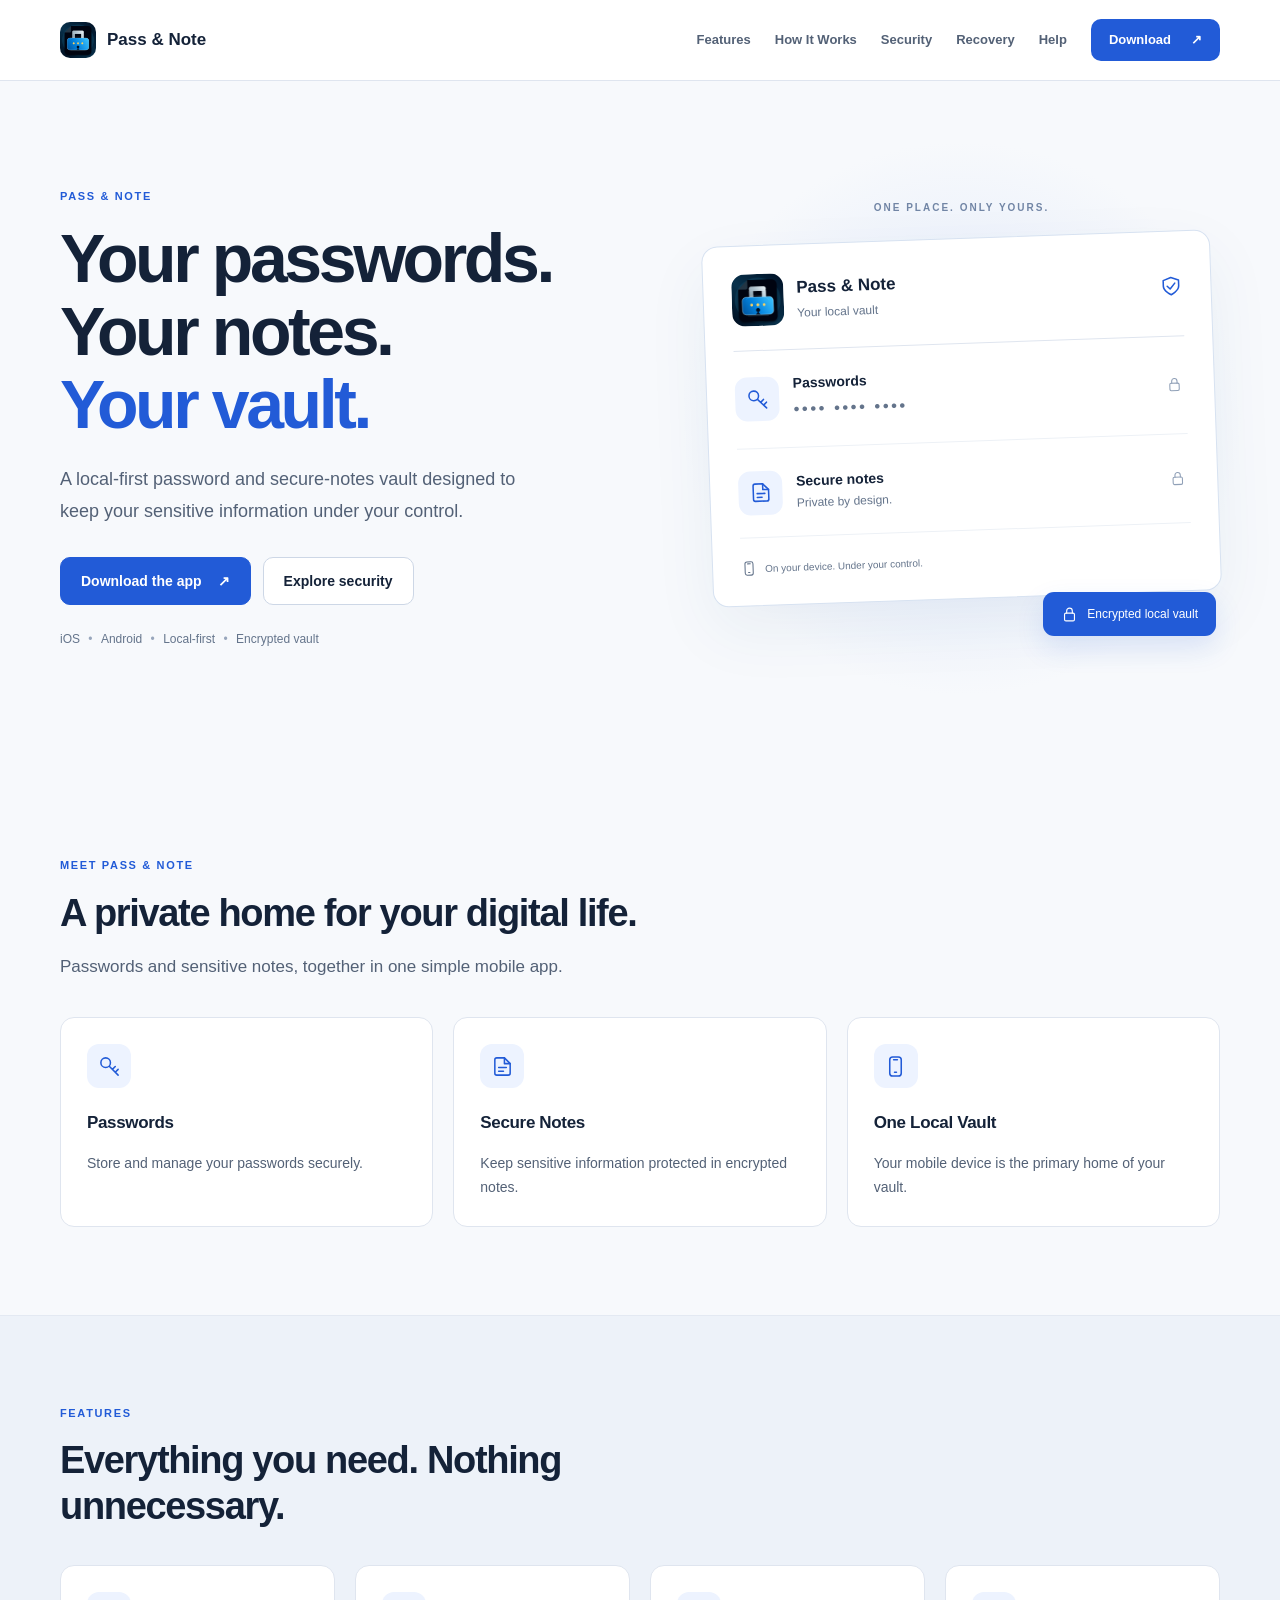
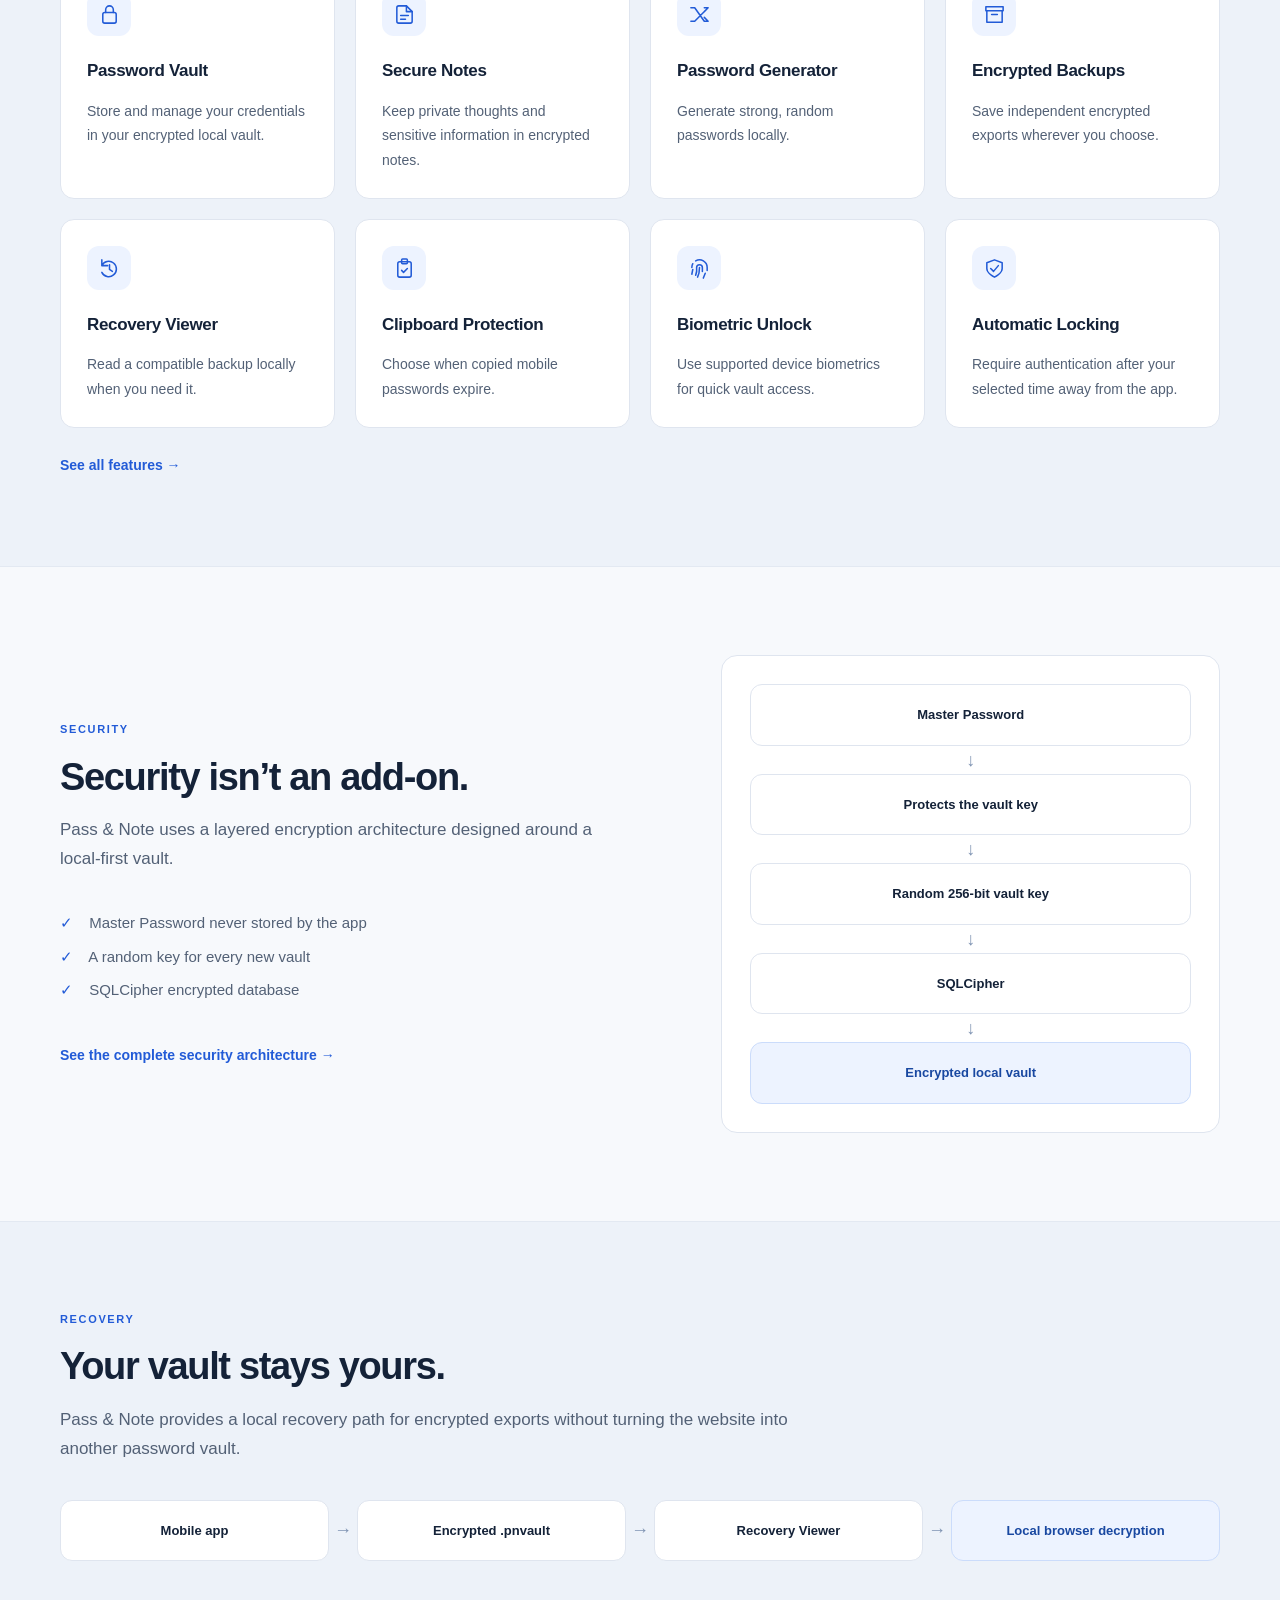
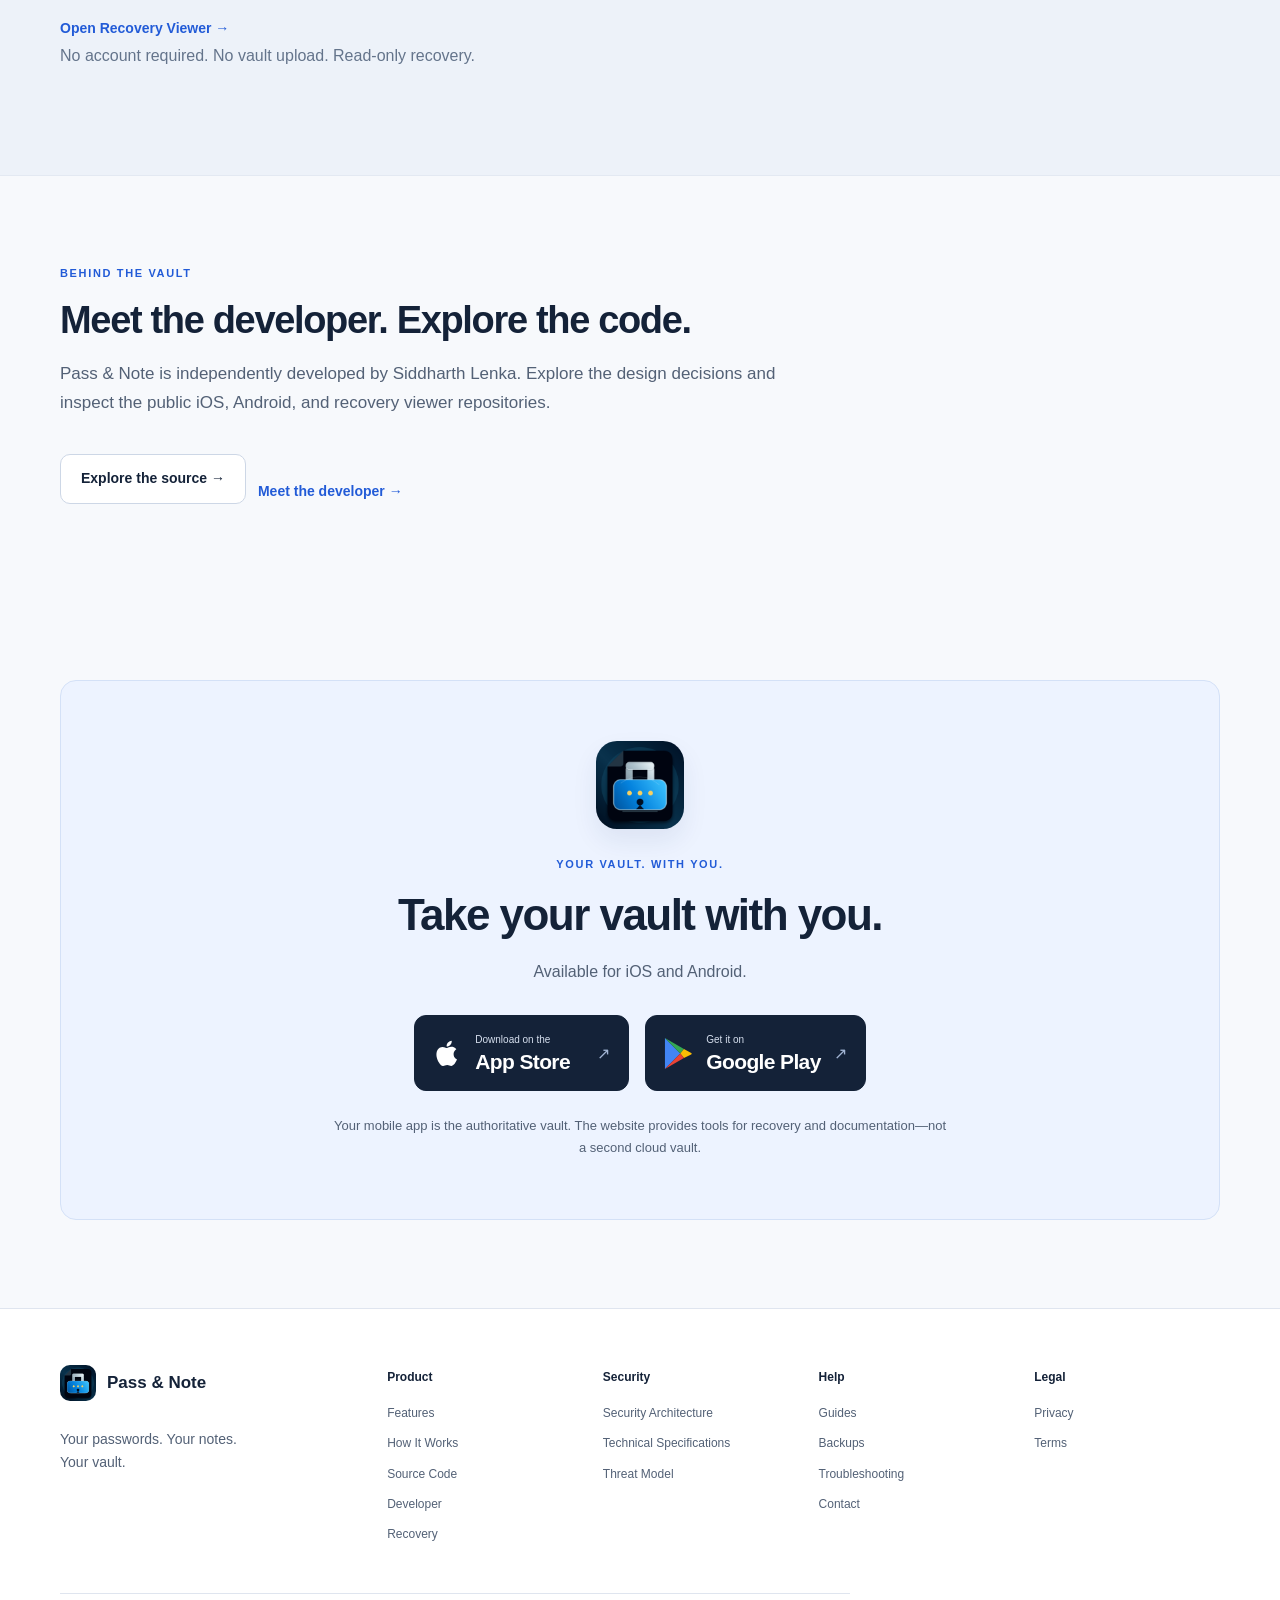
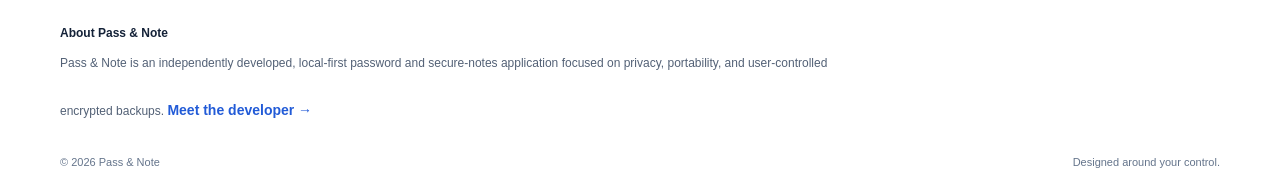
<file: index.html>
<!DOCTYPE html>
<html lang="en">
 <head>
  <meta charset="utf-8"/>
  <meta content="width=device-width,initial-scale=1,viewport-fit=cover" name="viewport"/>
  <meta name="color-scheme" content="light dark"/>
  <meta name="theme-color" content="#f7f9fc" media="(prefers-color-scheme: light)"/>
  <meta name="theme-color" content="#0b1220" media="(prefers-color-scheme: dark)"/>
  <meta content="A local-first password and secure-notes vault for iOS and Android. Explore features, security, encrypted backups, and local recovery." name="description"/>
  <meta content="default-src 'self'; script-src 'self'; style-src 'self'; img-src 'self' data:; connect-src 'none'; object-src 'none'; base-uri 'none'; form-action 'none'" http-equiv="Content-Security-Policy"/>
  <title>
   Your passwords. Your notes. Your vault. | Pass &amp; Note
  </title>
  <link href="https://passandnote.com/" rel="canonical"/>
  <link href="/assets/app-icon.png" rel="icon" sizes="1024x1024" type="image/png"/>
  <link href="/assets/app-icon.png" rel="apple-touch-icon"/>
  <link href="/styles.css?v=20260909-6" rel="stylesheet"/>
  <script defer="" src="/site.js?v=20260909-5">
  </script>
 </head>
 <body>
  <a class="skip-link" href="#main">
   Skip to content
  </a>
  <header class="site-header">
   <div class="header-inner page-width">
    <a aria-label="Pass and Note home" class="brand" href="/">
     <img alt="" height="36" src="/assets/app-icon.png" width="36"/>
     <span>
      Pass &amp; Note
     </span>
    </a>
    <button aria-controls="main-navigation" aria-expanded="false" class="menu-toggle" type="button">
     <svg aria-hidden="true" viewbox="0 0 24 24">
      <path d="M4 6h16M4 12h16M4 18h16">
      </path>
     </svg>
     <span>
      Menu
     </span>
    </button>
    <nav aria-label="Main navigation" id="main-navigation">
     <a href="/features/">
      Features
     </a>
     <a href="/how-it-works/">
      How It Works
     </a>
     <a href="/security/">
      Security
     </a>
     <a href="/recovery/">
      Recovery
     </a>
     <a href="/help/">
      Help
     </a>
     <a class="nav-download" href="/#download">
      Download
      <span aria-hidden="true">
       ↗
      </span>
     </a>
    </nav>
   </div>
  </header>
  <main id="main">
   <span id="top">
   </span>
   <section class="home-hero page-width">
    <div>
     <p class="eyebrow">
      PASS &amp; NOTE
     </p>
     <h1>
      Your passwords.
      <br/>
      Your notes.
      <br/>
      <span>
       Your vault.
      </span>
     </h1>
     <p class="lead">
      A local-first password and secure-notes vault designed to keep your sensitive information under your control.
     </p>
     <div class="button-row">
      <a class="primary-button" href="#download">
       Download the app
       <span aria-hidden="true">
        ↗
       </span>
      </a>
      <a class="secondary-button" href="/security/">
       Explore security
      </a>
     </div>
     <p class="platform-note">
      iOS
      <span>
       •
      </span>
      Android
      <span>
       •
      </span>
      Local-first
      <span>
       •
      </span>
      Encrypted vault
     </p>
    </div>
    <div aria-label="Passwords and secure notes in one local vault" class="vault-illustration">
     <div class="vault-halo">
     </div>
     <div class="illustration-label">
      ONE PLACE. ONLY YOURS.
     </div>
     <div class="vault-preview">
      <div class="preview-heading">
       <img alt="" height="52" src="/assets/app-icon.png" width="52"/>
       <div>
        <strong>
         Pass &amp; Note
        </strong>
        <span>
         Your local vault
        </span>
       </div>
       <svg aria-hidden="true" class="line-icon" fill="none" stroke="currentColor" stroke-linecap="round" stroke-linejoin="round" stroke-width="1.6" viewbox="0 0 24 24">
        <path d="m12 3 8 3v6c0 5-8 9-8 9s-8-4-8-9V6Z">
        </path>
        <path d="m8 12 3 3 5-6">
        </path>
       </svg>
      </div>
      <div class="preview-row">
       <span class="icon-tile">
        <svg aria-hidden="true" class="line-icon" fill="none" stroke="currentColor" stroke-linecap="round" stroke-linejoin="round" stroke-width="1.6" viewbox="0 0 24 24">
         <circle cx="8" cy="8" r="5">
         </circle>
         <path d="m12 12 9 9m-3-3 3-3m-6 0 3-3">
         </path>
        </svg>
       </span>
       <div>
        <strong>
         Passwords
        </strong>
        <span class="password-dots">
         •••• •••• ••••
        </span>
       </div>
       <svg aria-hidden="true" class="line-icon" fill="none" stroke="currentColor" stroke-linecap="round" stroke-linejoin="round" stroke-width="1.6" viewbox="0 0 24 24">
        <rect height="11" rx="2" width="14" x="5" y="10">
        </rect>
        <path d="M8 10V7a4 4 0 0 1 8 0v3">
        </path>
       </svg>
      </div>
      <div class="preview-row">
       <span class="icon-tile">
        <svg aria-hidden="true" class="line-icon" fill="none" stroke="currentColor" stroke-linecap="round" stroke-linejoin="round" stroke-width="1.6" viewbox="0 0 24 24">
         <path d="M14 3H6a2 2 0 0 0-2 2v14a2 2 0 0 0 2 2h12a2 2 0 0 0 2-2V9Z">
         </path>
         <path d="M14 3v6h6M8 13h8M8 17h5">
         </path>
        </svg>
       </span>
       <div>
        <strong>
         Secure notes
        </strong>
        <span>
         Private by design.
        </span>
       </div>
       <svg aria-hidden="true" class="line-icon" fill="none" stroke="currentColor" stroke-linecap="round" stroke-linejoin="round" stroke-width="1.6" viewbox="0 0 24 24">
        <rect height="11" rx="2" width="14" x="5" y="10">
        </rect>
        <path d="M8 10V7a4 4 0 0 1 8 0v3">
        </path>
       </svg>
      </div>
      <div class="preview-bottom">
       <svg aria-hidden="true" class="line-icon" fill="none" stroke="currentColor" stroke-linecap="round" stroke-linejoin="round" stroke-width="1.6" viewbox="0 0 24 24">
        <rect height="20" rx="3" width="12" x="6" y="2">
        </rect>
        <path d="M10 5h4M11 18h2">
        </path>
       </svg>
       On your device. Under your control.
      </div>
     </div>
     <div class="floating-label">
      <svg aria-hidden="true" class="line-icon" fill="none" stroke="currentColor" stroke-linecap="round" stroke-linejoin="round" stroke-width="1.6" viewbox="0 0 24 24">
       <rect height="11" rx="2" width="14" x="5" y="10">
       </rect>
       <path d="M8 10V7a4 4 0 0 1 8 0v3">
       </path>
      </svg>
      Encrypted local vault
     </div>
    </div>
   </section>
   <section class="section page-width">
    <div class="section-heading">
     <p class="eyebrow">
      MEET PASS &amp; NOTE
     </p>
     <h2>
      A private home for your digital life.
     </h2>
     <p>
      Passwords and sensitive notes, together in one simple mobile app.
     </p>
    </div>
    <div class="cards three">
     <article class="feature-card">
      <span class="icon-tile">
       <svg aria-hidden="true" class="line-icon" fill="none" stroke="currentColor" stroke-linecap="round" stroke-linejoin="round" stroke-width="1.6" viewbox="0 0 24 24">
        <circle cx="8" cy="8" r="5">
        </circle>
        <path d="m12 12 9 9m-3-3 3-3m-6 0 3-3">
        </path>
       </svg>
      </span>
      <h3>
       Passwords
      </h3>
      <p>
       Store and manage your passwords securely.
      </p>
     </article>
     <article class="feature-card">
      <span class="icon-tile">
       <svg aria-hidden="true" class="line-icon" fill="none" stroke="currentColor" stroke-linecap="round" stroke-linejoin="round" stroke-width="1.6" viewbox="0 0 24 24">
        <path d="M14 3H6a2 2 0 0 0-2 2v14a2 2 0 0 0 2 2h12a2 2 0 0 0 2-2V9Z">
        </path>
        <path d="M14 3v6h6M8 13h8M8 17h5">
        </path>
       </svg>
      </span>
      <h3>
       Secure Notes
      </h3>
      <p>
       Keep sensitive information protected in encrypted notes.
      </p>
     </article>
     <article class="feature-card">
      <span class="icon-tile">
       <svg aria-hidden="true" class="line-icon" fill="none" stroke="currentColor" stroke-linecap="round" stroke-linejoin="round" stroke-width="1.6" viewbox="0 0 24 24">
        <rect height="20" rx="3" width="12" x="6" y="2">
        </rect>
        <path d="M10 5h4M11 18h2">
        </path>
       </svg>
      </span>
      <h3>
       One Local Vault
      </h3>
      <p>
       Your mobile device is the primary home of your vault.
      </p>
     </article>
    </div>
   </section>
   <section class="section section-tint">
    <div class="page-width">
     <div class="section-heading">
      <p class="eyebrow">
       FEATURES
      </p>
      <h2>
       Everything you need. Nothing unnecessary.
      </h2>
     </div>
     <div class="cards four">
      <article class="feature-card">
       <span class="icon-tile">
        <svg aria-hidden="true" class="line-icon" fill="none" stroke="currentColor" stroke-linecap="round" stroke-linejoin="round" stroke-width="1.6" viewbox="0 0 24 24">
         <rect height="11" rx="2" width="14" x="5" y="10">
         </rect>
         <path d="M8 10V7a4 4 0 0 1 8 0v3">
         </path>
        </svg>
       </span>
       <h3>
        Password Vault
       </h3>
       <p>
        Store and manage your credentials in your encrypted local vault.
       </p>
      </article>
      <article class="feature-card">
       <span class="icon-tile">
        <svg aria-hidden="true" class="line-icon" fill="none" stroke="currentColor" stroke-linecap="round" stroke-linejoin="round" stroke-width="1.6" viewbox="0 0 24 24">
         <path d="M14 3H6a2 2 0 0 0-2 2v14a2 2 0 0 0 2 2h12a2 2 0 0 0 2-2V9Z">
         </path>
         <path d="M14 3v6h6M8 13h8M8 17h5">
         </path>
        </svg>
       </span>
       <h3>
        Secure Notes
       </h3>
       <p>
        Keep private thoughts and sensitive information in encrypted notes.
       </p>
      </article>
      <article class="feature-card">
       <span class="icon-tile">
        <svg aria-hidden="true" class="line-icon" fill="none" stroke="currentColor" stroke-linecap="round" stroke-linejoin="round" stroke-width="1.6" viewbox="0 0 24 24">
         <path d="m3 5 4 0 10 14h4m-4-14h4l-4 4m4-4L7 19H3m14-4 4 4-4 0">
         </path>
        </svg>
       </span>
       <h3>
        Password Generator
       </h3>
       <p>
        Generate strong, random passwords locally.
       </p>
      </article>
      <article class="feature-card">
       <span class="icon-tile">
        <svg aria-hidden="true" class="line-icon" fill="none" stroke="currentColor" stroke-linecap="round" stroke-linejoin="round" stroke-width="1.6" viewbox="0 0 24 24">
         <path d="M4 8h16v12H4zM3 4h18v4H3zM9 12h6">
         </path>
        </svg>
       </span>
       <h3>
        Encrypted Backups
       </h3>
       <p>
        Save independent encrypted exports wherever you choose.
       </p>
      </article>
      <article class="feature-card">
       <span class="icon-tile">
        <svg aria-hidden="true" class="line-icon" fill="none" stroke="currentColor" stroke-linecap="round" stroke-linejoin="round" stroke-width="1.6" viewbox="0 0 24 24">
         <path d="M4 9a8 8 0 1 1 0 7M4 3v6h6M12 8v5l3 2">
         </path>
        </svg>
       </span>
       <h3>
        Recovery Viewer
       </h3>
       <p>
        Read a compatible backup locally when you need it.
       </p>
      </article>
      <article class="feature-card">
       <span class="icon-tile">
        <svg aria-hidden="true" class="line-icon" fill="none" stroke="currentColor" stroke-linecap="round" stroke-linejoin="round" stroke-width="1.6" viewbox="0 0 24 24">
         <rect height="16" rx="2" width="14" x="5" y="5">
         </rect>
         <rect height="5" rx="1" width="6" x="9" y="2">
         </rect>
         <path d="m9 14 2 2 4-4">
         </path>
        </svg>
       </span>
       <h3>
        Clipboard Protection
       </h3>
       <p>
        Choose when copied mobile passwords expire.
       </p>
      </article>
      <article class="feature-card">
       <span class="icon-tile">
        <svg aria-hidden="true" class="line-icon" fill="none" stroke="currentColor" stroke-linecap="round" stroke-linejoin="round" stroke-width="1.6" viewbox="0 0 24 24">
         <path d="M8 4a8 8 0 0 1 12 7v3M4 11a8 8 0 0 1 1-4m3 12a16 16 0 0 0 1-8 3 3 0 0 1 6 0v4m-3-4c0 6-1 8-2 10m8-4-2 5M5 13l-1 5">
         </path>
        </svg>
       </span>
       <h3>
        Biometric Unlock
       </h3>
       <p>
        Use supported device biometrics for quick vault access.
       </p>
      </article>
      <article class="feature-card">
       <span class="icon-tile">
        <svg aria-hidden="true" class="line-icon" fill="none" stroke="currentColor" stroke-linecap="round" stroke-linejoin="round" stroke-width="1.6" viewbox="0 0 24 24">
         <path d="m12 3 8 3v6c0 5-8 9-8 9s-8-4-8-9V6Z">
         </path>
         <path d="m8 12 3 3 5-6">
         </path>
        </svg>
       </span>
       <h3>
        Automatic Locking
       </h3>
       <p>
        Require authentication after your selected time away from the app.
       </p>
      </article>
     </div>
     <a class="text-link" href="/features/">
      See all features →
     </a>
    </div>
   </section>
   <section class="section page-width split-section">
    <div>
     <div class="section-heading">
      <p class="eyebrow">
       SECURITY
      </p>
      <h2>
       Security isn’t an add-on.
      </h2>
      <p>
       Pass &amp; Note uses a layered encryption architecture designed around a local-first vault.
      </p>
     </div>
     <ul class="check-list">
      <li>
       Master Password never stored by the app
      </li>
      <li>
       A random key for every new vault
      </li>
      <li>
       SQLCipher encrypted database
      </li>
     </ul>
     <a class="text-link" href="/security/">
      See the complete security architecture →
     </a>
    </div>
    <div class="simple-diagram">
     <ol class="visual-flow vertical-flow">
      <li>
       Master Password
      </li>
      <li>
       Protects the vault key
      </li>
      <li>
       Random 256-bit vault key
      </li>
      <li>
       SQLCipher
      </li>
      <li>
       Encrypted local vault
      </li>
     </ol>
    </div>
   </section>
   <section class="section section-tint">
    <div class="page-width">
     <div class="section-heading">
      <p class="eyebrow">
       RECOVERY
      </p>
      <h2>
       Your vault stays yours.
      </h2>
      <p>
       Pass &amp; Note provides a local recovery path for encrypted exports without turning the website into another password vault.
      </p>
     </div>
     <ol class="visual-flow">
      <li>
       Mobile app
      </li>
      <li>
       Encrypted .pnvault
      </li>
      <li>
       Recovery Viewer
      </li>
      <li>
       Local browser decryption
      </li>
     </ol>
     <a class="text-link" href="/recovery/">
      Open Recovery Viewer →
     </a>
     <p class="muted">
      No account required. No vault upload. Read-only recovery.
     </p>
    </div>
   </section>
   <section class="section page-width" aria-labelledby="behind-the-vault-title">
    <div class="section-heading">
     <p class="eyebrow">BEHIND THE VAULT</p>
     <h2 id="behind-the-vault-title">Meet the developer. Explore the code.</h2>
     <p>Pass &amp; Note is independently developed by Siddharth Lenka. Explore the design decisions and inspect the public iOS, Android, and recovery viewer repositories.</p>
    </div>
    <div class="button-row">
     <a class="secondary-button" href="/source/">Explore the source →</a>
     <a class="text-link" href="/developer/">Meet the developer →</a>
    </div>
   </section>
   <section class="section page-width" id="download">
    <div class="download-panel">
     <img alt="Pass and Note app icon" class="download-icon" height="88" src="/assets/app-icon.png" width="88"/>
     <p class="eyebrow">
      YOUR VAULT. WITH YOU.
     </p>
     <h2>
      Take your vault with you.
     </h2>
     <p>
      Available for iOS and Android.
     </p>
     <div class="download-links">
      <a aria-label="Download Pass and Note from App Store (opens in a new tab)" class="store-link" href="https://apps.apple.com/app/id6801015333" rel="noopener noreferrer" target="_blank">
       <svg aria-hidden="true" class="store-logo apple-logo" viewbox="0 0 24 24">
        <path d="M17.05 12.54c.03 3.15 2.76 4.2 2.79 4.21-.02.07-.44 1.5-1.44 2.98-.87 1.28-1.78 2.55-3.2 2.58-1.4.03-1.85-.83-3.45-.83-1.6 0-2.1.8-3.42.86-1.37.05-2.41-1.38-3.29-2.65-1.79-2.59-3.16-7.33-1.32-10.53a5.1 5.1 0 0 1 4.32-2.63c1.35-.02 2.62.91 3.45.91.83 0 2.39-1.13 4.03-.96.69.03 2.62.28 3.86 2.09-.1.06-2.3 1.34-2.33 3.97ZM14.42 4.74c.73-.88 1.23-2.11 1.1-3.34-1.06.04-2.35.71-3.11 1.59-.68.78-1.28 2.02-1.12 3.21 1.18.09 2.39-.6 3.13-1.46Z" fill="currentColor">
        </path>
       </svg>
       <span>
        <small>
         Download on the
        </small>
        <strong>
         App Store
        </strong>
       </span>
       <span aria-hidden="true" class="store-arrow">
        ↗
       </span>
      </a>
      <a aria-label="Download Pass and Note from Google Play (opens in a new tab)" class="store-link" href="https://play.google.com/store/apps/details?id=com.passandnote.vault" rel="noopener noreferrer" target="_blank">
       <svg aria-hidden="true" class="store-logo" viewbox="0 0 32 36">
        <path d="M1 1 18 18 1 35Z" fill="#4285f4">
        </path>
        <path d="m1 1 21 12-4 5Z" fill="#34a853">
        </path>
        <path d="m22 13 8 4.5c.7.4.7 1.1 0 1.5L22 23l-4-5Z" fill="#fbbc04">
        </path>
        <path d="m1 35 17-17 4 5Z" fill="#ea4335">
        </path>
       </svg>
       <span>
        <small>
         Get it on
        </small>
        <strong>
         Google Play
        </strong>
       </span>
       <span aria-hidden="true" class="store-arrow">
        ↗
       </span>
      </a>
     </div>
     <p class="download-note">
      Your mobile app is the authoritative vault. The website provides tools for recovery and documentation—not a second cloud vault.
     </p>
    </div>
   </section>
  </main>
  <footer class="site-footer">
   <div class="page-width">
    <div class="footer-grid">
     <div class="footer-brand">
      <a class="brand" href="/">
       <img alt="" height="36" src="/assets/app-icon.png" width="36"/>
       <span>
        Pass &amp; Note
       </span>
      </a>
      <p>
       Your passwords. Your notes.
       <br/>
       Your vault.
      </p>
     </div>
     <div>
      <h2>
       Product
      </h2>
      <a href="/features/">
       Features
      </a>
      <a href="/how-it-works/">
       How It Works
      </a>
      <a href="/source/">Source Code</a>
      <a href="/developer/">Developer</a>
      <a href="/recovery/">
       Recovery
      </a>
     </div>
     <div>
      <h2>
       Security
      </h2>
      <a href="/security/">
       Security Architecture
      </a>
      <a href="/security/#specifications">
       Technical Specifications
      </a>
      <a href="/security/#threat-model">
       Threat Model
      </a>
     </div>
     <div>
      <h2>
       Help
      </h2>
      <a href="/help/">
       Guides
      </a>
      <a href="/help/#backups">
       Backups
      </a>
      <a href="/help/#troubleshooting">
       Troubleshooting
      </a>
      <a href="mailto:support@passandnote.com">
       Contact
      </a>
     </div>
     <div>
      <h2>
       Legal
      </h2>
      <a href="/privacy/">
       Privacy
      </a>
      <a href="/terms/">
       Terms
      </a>
     </div>
    </div>
    <div class="footer-about" id="about">
     <strong>
      About Pass &amp; Note
     </strong>
     <p>
      Pass &amp; Note is an independently developed, local-first password and secure-notes application focused on privacy, portability, and user-controlled encrypted backups. <a class="text-link" href="/developer/">Meet the developer →</a>
     </p>
    </div>
    <div class="footer-bottom">
     <span>
      © 2026 Pass &amp; Note
     </span>
     <span>
      Designed around your control.
     </span>
    </div>
   </div>
  </footer>
 </body>
</html>
</file>
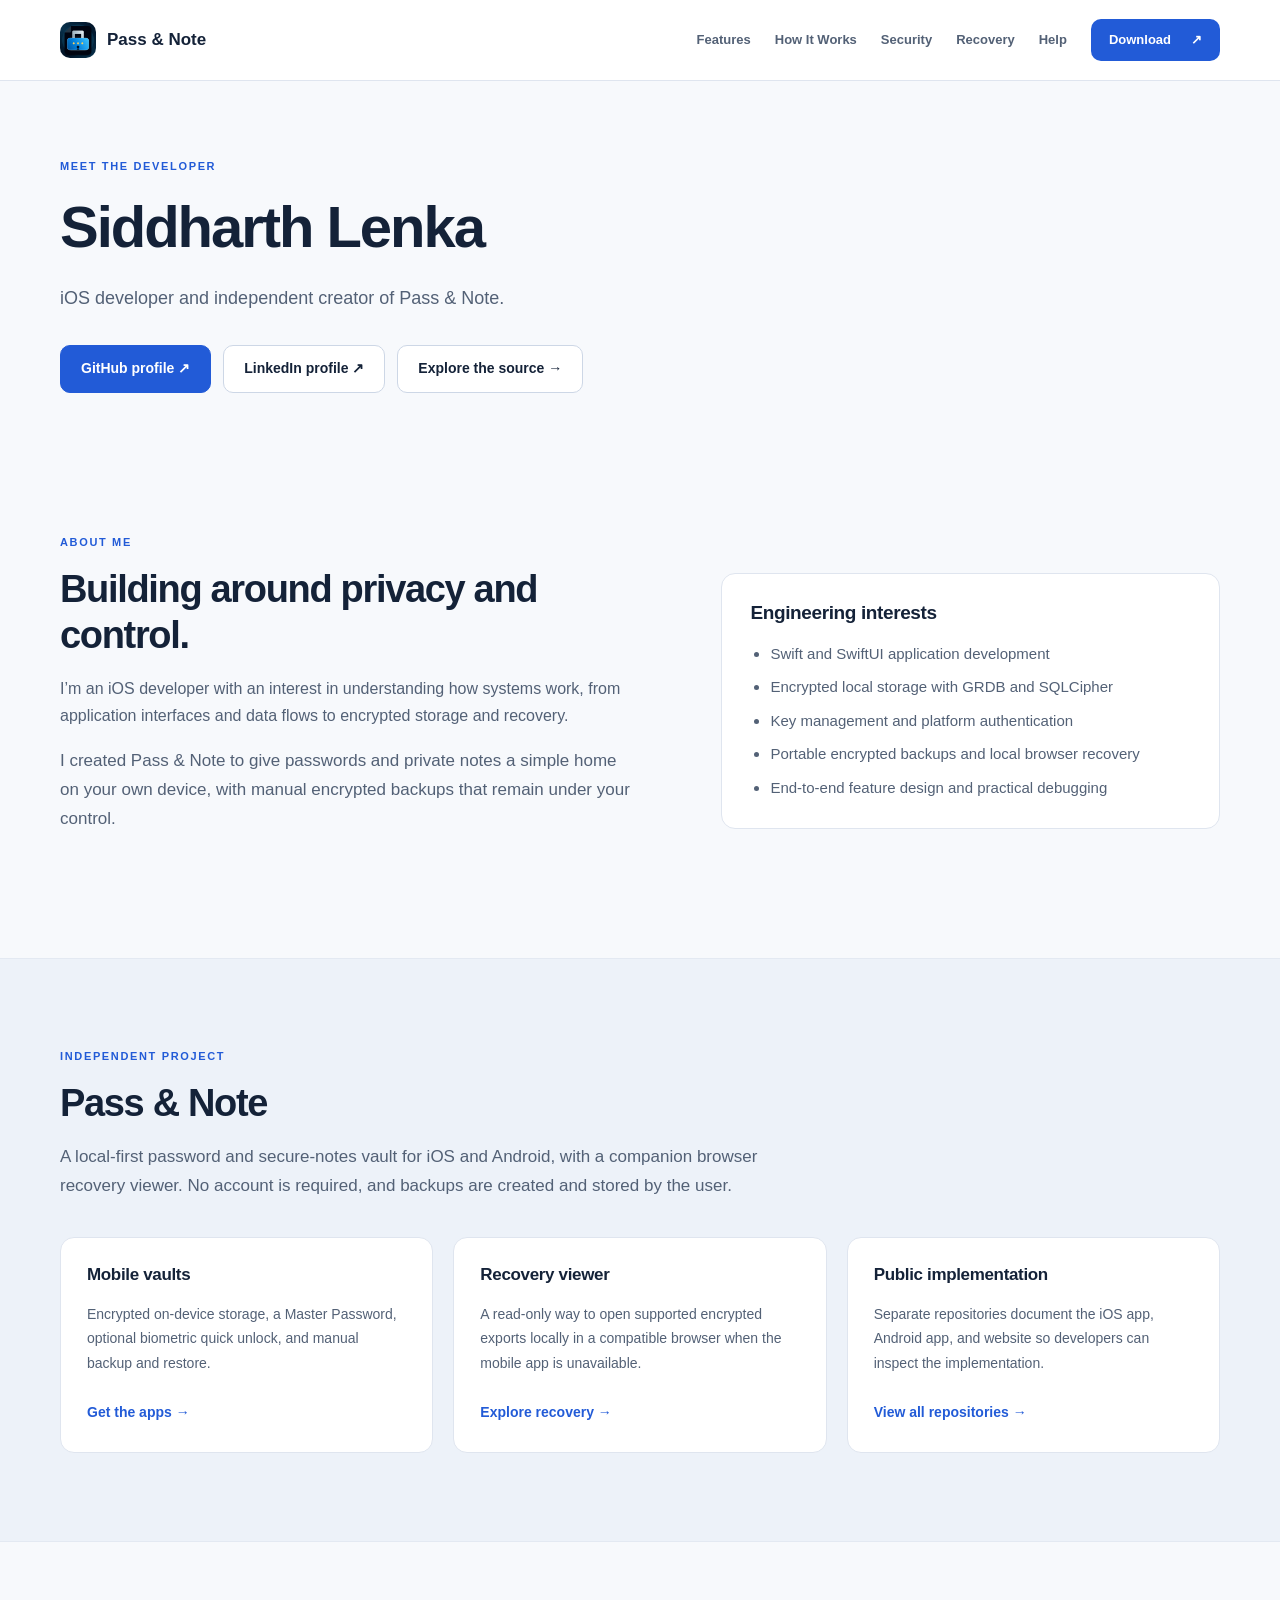
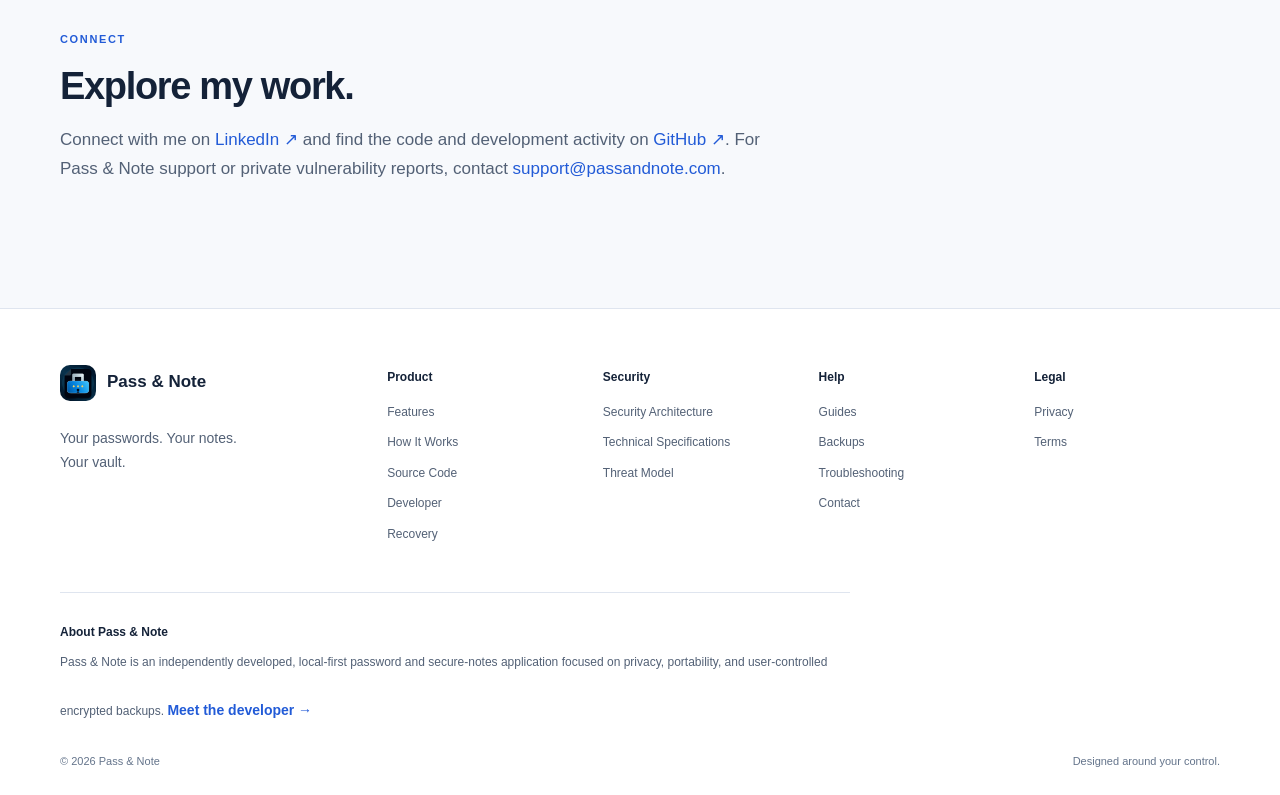
<file: developer/index.html>
<!DOCTYPE html>
<html lang="en">
 <head>
  <meta charset="utf-8"/>
  <meta content="width=device-width,initial-scale=1,viewport-fit=cover" name="viewport"/>
  <meta name="color-scheme" content="light dark"/>
  <meta name="theme-color" content="#f7f9fc" media="(prefers-color-scheme: light)"/>
  <meta name="theme-color" content="#0b1220" media="(prefers-color-scheme: dark)"/>
  <meta content="Meet Siddharth Lenka, the independent developer behind Pass and Note, and explore the mobile vault and browser recovery source code." name="description"/>
  <meta content="default-src 'self'; script-src 'self'; style-src 'self'; img-src 'self' data:; connect-src 'none'; object-src 'none'; base-uri 'none'; form-action 'none'" http-equiv="Content-Security-Policy"/>
  <title>Siddharth Lenka — Developer | Pass &amp; Note</title>
  <link href="https://passandnote.com/developer/" rel="canonical"/>
  <link href="/assets/app-icon.png" rel="icon" sizes="1024x1024" type="image/png"/>
  <link href="/assets/app-icon.png" rel="apple-touch-icon"/>
  <link href="/styles.css?v=20260909-6" rel="stylesheet"/>
  <script defer="" src="/site.js?v=20260909-5">
  </script>
 </head>
 <body>
  <a class="skip-link" href="#main">
   Skip to content
  </a>
  <header class="site-header">
   <div class="header-inner page-width">
    <a aria-label="Pass and Note home" class="brand" href="/">
     <img alt="" height="36" src="/assets/app-icon.png" width="36"/>
     <span>
      Pass &amp; Note
     </span>
    </a>
    <button aria-controls="main-navigation" aria-expanded="false" class="menu-toggle" type="button">
     <svg aria-hidden="true" viewbox="0 0 24 24">
      <path d="M4 6h16M4 12h16M4 18h16">
      </path>
     </svg>
     <span>
      Menu
     </span>
    </button>
    <nav aria-label="Main navigation" id="main-navigation">
     <a href="/features/">
      Features
     </a>
     <a href="/how-it-works/">
      How It Works
     </a>
     <a href="/security/">
      Security
     </a>
     <a href="/recovery/">
      Recovery
     </a>
     <a href="/help/">
      Help
     </a>
     <a class="nav-download" href="/#download">
      Download
      <span aria-hidden="true">
       ↗
      </span>
     </a>
    </nav>
   </div>
  </header>
  <main id="main">
   <header class="page-hero page-width">
    <p class="eyebrow">MEET THE DEVELOPER</p>
    <h1>Siddharth Lenka</h1>
    <p class="lead">iOS developer and independent creator of Pass &amp; Note.</p>
    <div class="button-row">
     <a class="primary-button" href="https://github.com/siddharthlenka">GitHub profile ↗</a>
     <a class="secondary-button" href="https://www.linkedin.com/in/siddharth-lenka-94969616a/">LinkedIn profile ↗</a>
     <a class="secondary-button" href="/source/">Explore the source →</a>
    </div>
   </header>
   <section class="section page-width split-section">
    <div class="section-heading">
     <p class="eyebrow">ABOUT ME</p>
     <h2>Building around privacy and control.</h2>
     <p>I’m an iOS developer with an interest in understanding how systems work, from application interfaces and data flows to encrypted storage and recovery.</p>
     <p>I created Pass &amp; Note to give passwords and private notes a simple home on your own device, with manual encrypted backups that remain under your control.</p>
    </div>
    <div class="architecture-card">
     <h3>Engineering interests</h3>
     <ul>
      <li>Swift and SwiftUI application development</li>
      <li>Encrypted local storage with GRDB and SQLCipher</li>
      <li>Key management and platform authentication</li>
      <li>Portable encrypted backups and local browser recovery</li>
      <li>End-to-end feature design and practical debugging</li>
     </ul>
    </div>
   </section>
   <section class="section section-tint">
    <div class="page-width">
     <div class="section-heading">
      <p class="eyebrow">INDEPENDENT PROJECT</p>
      <h2>Pass &amp; Note</h2>
      <p>A local-first password and secure-notes vault for iOS and Android, with a companion browser recovery viewer. No account is required, and backups are created and stored by the user.</p>
     </div>
     <div class="cards three">
      <article class="feature-card">
       <h3>Mobile vaults</h3>
       <p>Encrypted on-device storage, a Master Password, optional biometric quick unlock, and manual backup and restore.</p>
       <a class="text-link" href="/#download">Get the apps →</a>
      </article>
      <article class="feature-card">
       <h3>Recovery viewer</h3>
       <p>A read-only way to open supported encrypted exports locally in a compatible browser when the mobile app is unavailable.</p>
       <a class="text-link" href="/recovery/">Explore recovery →</a>
      </article>
      <article class="feature-card">
       <h3>Public implementation</h3>
       <p>Separate repositories document the iOS app, Android app, and website so developers can inspect the implementation.</p>
       <a class="text-link" href="/source/">View all repositories →</a>
      </article>
     </div>
    </div>
   </section>
   <section class="section page-width">
    <div class="section-heading">
     <p class="eyebrow">CONNECT</p>
     <h2>Explore my work.</h2>
     <p>Connect with me on <a href="https://www.linkedin.com/in/siddharth-lenka-94969616a/">LinkedIn ↗</a> and find the code and development activity on <a href="https://github.com/siddharthlenka">GitHub ↗</a>. For Pass &amp; Note support or private vulnerability reports, contact <a href="mailto:support@passandnote.com">support@passandnote.com</a>.</p>
    </div>
   </section>
  </main>
  <footer class="site-footer">
   <div class="page-width">
    <div class="footer-grid">
     <div class="footer-brand">
      <a class="brand" href="/">
       <img alt="" height="36" src="/assets/app-icon.png" width="36"/>
       <span>
        Pass &amp; Note
       </span>
      </a>
      <p>
       Your passwords. Your notes.
       <br/>
       Your vault.
      </p>
     </div>
     <div>
      <h2>
       Product
      </h2>
      <a href="/features/">
       Features
      </a>
      <a href="/how-it-works/">
       How It Works
      </a>
      <a href="/source/">Source Code</a>
      <a href="/developer/">Developer</a>
      <a href="/recovery/">
       Recovery
      </a>
     </div>
     <div>
      <h2>
       Security
      </h2>
      <a href="/security/">
       Security Architecture
      </a>
      <a href="/security/#specifications">
       Technical Specifications
      </a>
      <a href="/security/#threat-model">
       Threat Model
      </a>
     </div>
     <div>
      <h2>
       Help
      </h2>
      <a href="/help/">
       Guides
      </a>
      <a href="/help/#backups">
       Backups
      </a>
      <a href="/help/#troubleshooting">
       Troubleshooting
      </a>
      <a href="mailto:support@passandnote.com">
       Contact
      </a>
     </div>
     <div>
      <h2>
       Legal
      </h2>
      <a href="/privacy/">
       Privacy
      </a>
      <a href="/terms/">
       Terms
      </a>
     </div>
    </div>
    <div class="footer-about" id="about">
     <strong>
      About Pass &amp; Note
     </strong>
     <p>
      Pass &amp; Note is an independently developed, local-first password and secure-notes application focused on privacy, portability, and user-controlled encrypted backups. <a class="text-link" href="/developer/">Meet the developer →</a>
     </p>
    </div>
    <div class="footer-bottom">
     <span>
      © 2026 Pass &amp; Note
     </span>
     <span>
      Designed around your control.
     </span>
    </div>
   </div>
  </footer>
 </body>
</html>
</file>
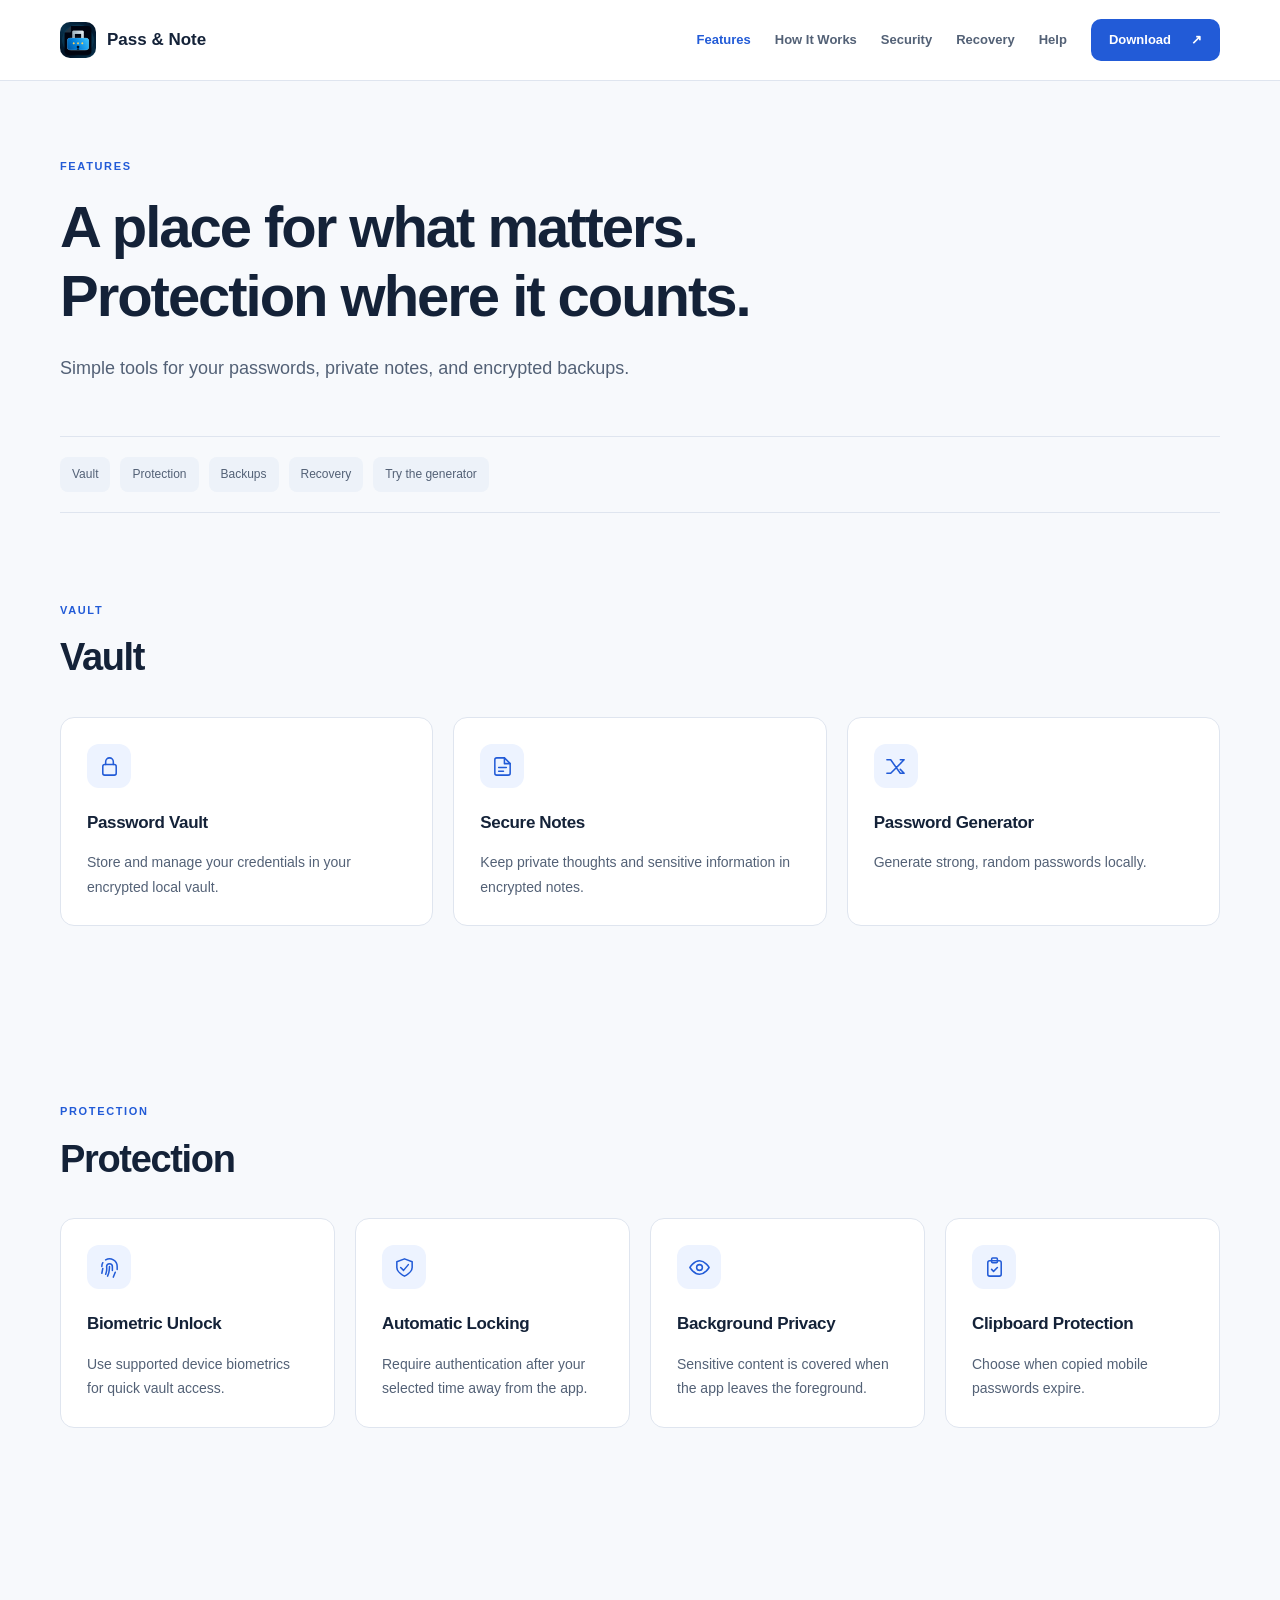
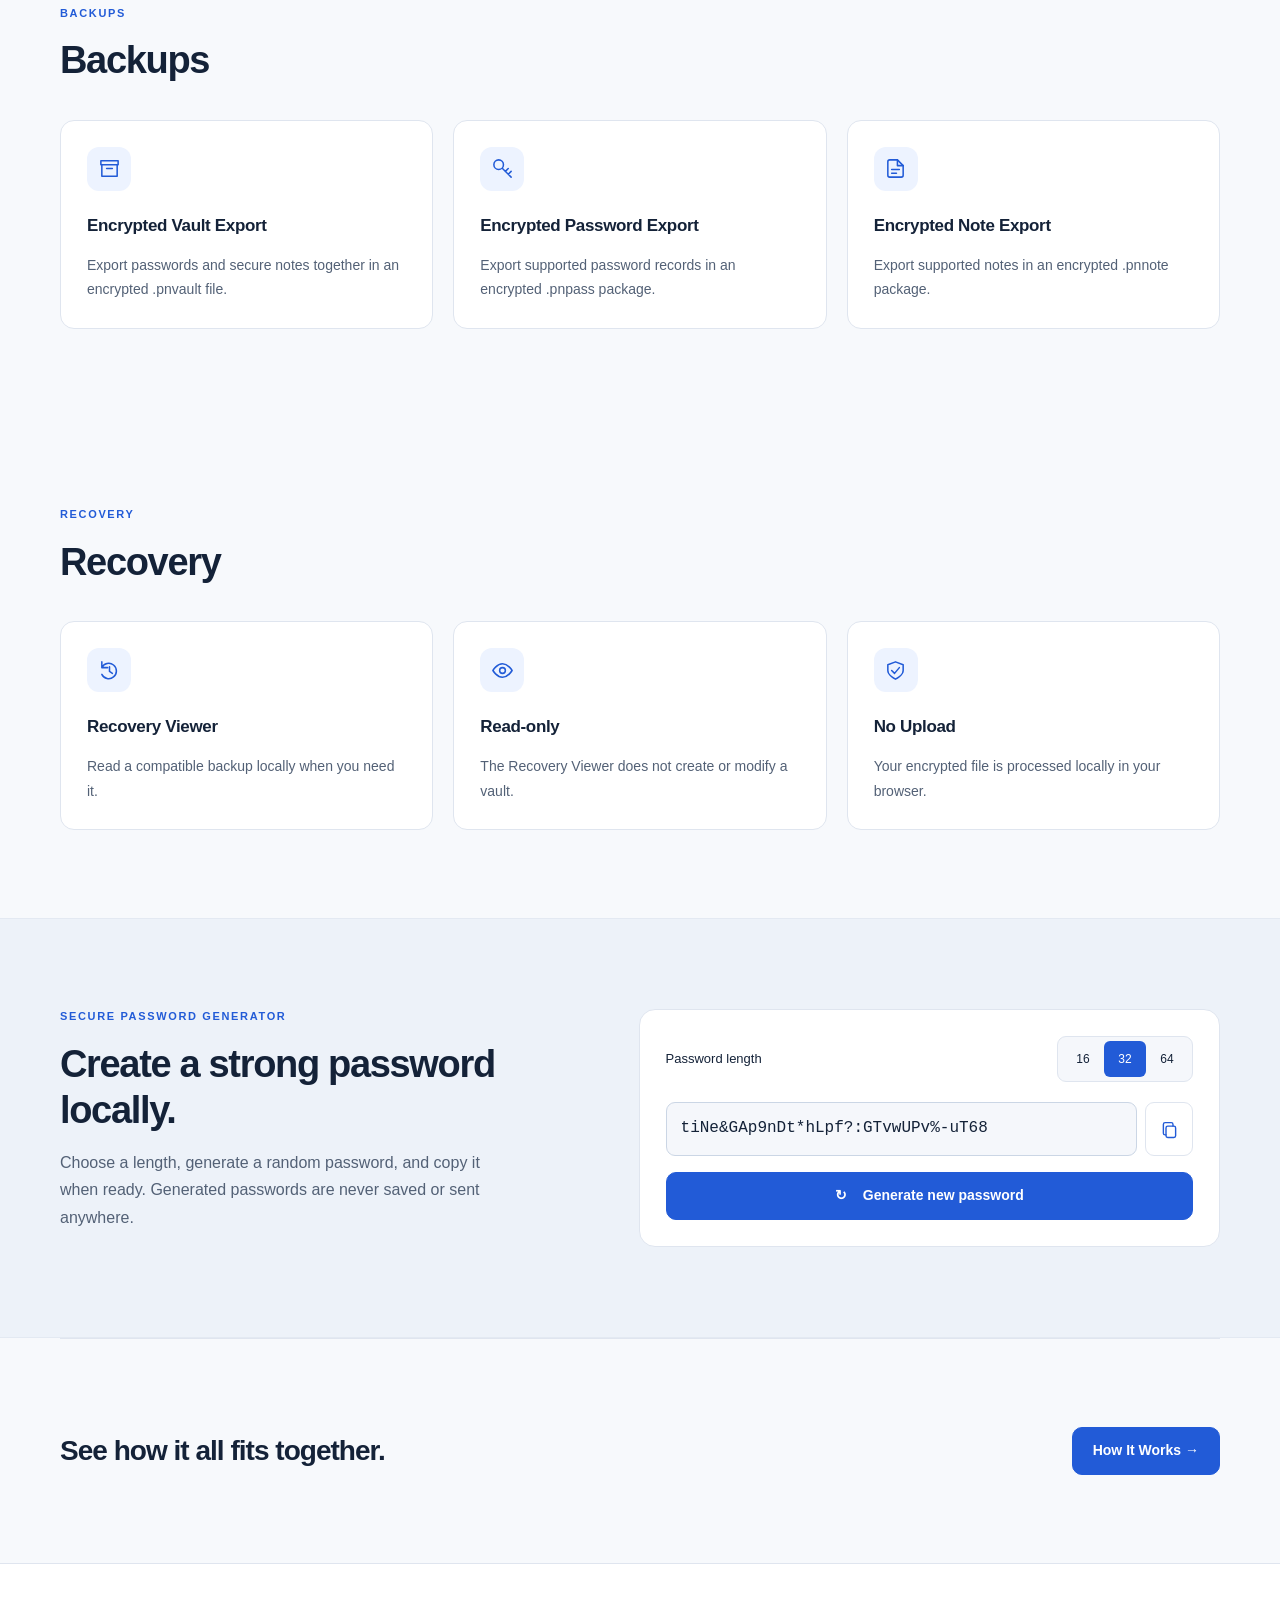
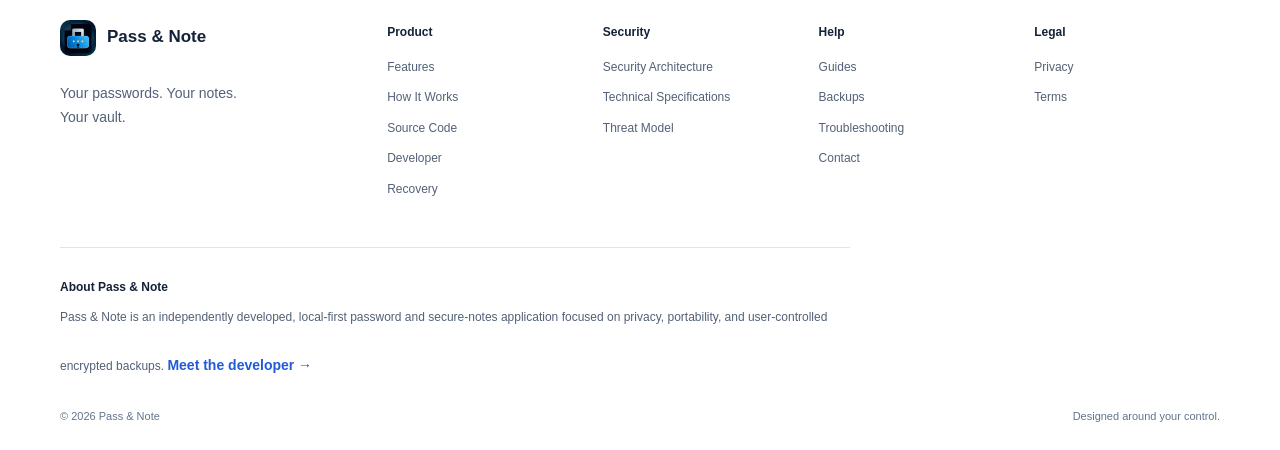
<file: features/index.html>
<!DOCTYPE html>
<html lang="en">
 <head>
  <meta charset="utf-8"/>
  <meta content="width=device-width,initial-scale=1,viewport-fit=cover" name="viewport"/>
  <meta name="color-scheme" content="light dark"/>
  <meta name="theme-color" content="#f7f9fc" media="(prefers-color-scheme: light)"/>
  <meta name="theme-color" content="#0b1220" media="(prefers-color-scheme: dark)"/>
  <meta content="Explore password storage, secure notes, biometrics, encrypted backups, and the local password generator." name="description"/>
  <meta content="default-src 'self'; script-src 'self'; style-src 'self'; img-src 'self' data:; connect-src 'none'; object-src 'none'; base-uri 'none'; form-action 'none'" http-equiv="Content-Security-Policy"/>
  <title>
   Features | Pass &amp; Note
  </title>
  <link href="https://passandnote.com/features/" rel="canonical"/>
  <link href="/assets/app-icon.png" rel="icon" sizes="1024x1024" type="image/png"/>
  <link href="/assets/app-icon.png" rel="apple-touch-icon"/>
  <link href="/styles.css?v=20260909-6" rel="stylesheet"/>
  <script defer="" src="/site.js?v=20260909-5">
  </script>
 </head>
 <body>
  <a class="skip-link" href="#main">
   Skip to content
  </a>
  <header class="site-header">
   <div class="header-inner page-width">
    <a aria-label="Pass and Note home" class="brand" href="/">
     <img alt="" height="36" src="/assets/app-icon.png" width="36"/>
     <span>
      Pass &amp; Note
     </span>
    </a>
    <button aria-controls="main-navigation" aria-expanded="false" class="menu-toggle" type="button">
     <svg aria-hidden="true" viewbox="0 0 24 24">
      <path d="M4 6h16M4 12h16M4 18h16">
      </path>
     </svg>
     <span>
      Menu
     </span>
    </button>
    <nav aria-label="Main navigation" id="main-navigation">
     <a aria-current="page" href="/features/">
      Features
     </a>
     <a href="/how-it-works/">
      How It Works
     </a>
     <a href="/security/">
      Security
     </a>
     <a href="/recovery/">
      Recovery
     </a>
     <a href="/help/">
      Help
     </a>
     <a class="nav-download" href="/#download">
      Download
      <span aria-hidden="true">
       ↗
      </span>
     </a>
    </nav>
   </div>
  </header>
  <main id="main">
   <header class="page-hero page-width">
    <p class="eyebrow">
     FEATURES
    </p>
    <h1>
     A place for what matters.
     <br/>
     Protection where it counts.
    </h1>
    <p class="lead">
     Simple tools for your passwords, private notes, and encrypted backups.
    </p>
   </header>
   <nav aria-label="Feature categories" class="section-nav page-width">
    <a href="#vault">
     Vault
    </a>
    <a href="#protection">
     Protection
    </a>
    <a href="#backups">
     Backups
    </a>
    <a href="#recovery">
     Recovery
    </a>
    <a href="#password-generator">
     Try the generator
    </a>
   </nav>
   <section class="section page-width" id="vault">
    <div class="section-heading">
     <p class="eyebrow">
      VAULT
     </p>
     <h2>
      Vault
     </h2>
    </div>
    <div class="cards three">
     <article class="feature-card">
      <span class="icon-tile">
       <svg aria-hidden="true" class="line-icon" fill="none" stroke="currentColor" stroke-linecap="round" stroke-linejoin="round" stroke-width="1.6" viewbox="0 0 24 24">
        <rect height="11" rx="2" width="14" x="5" y="10">
        </rect>
        <path d="M8 10V7a4 4 0 0 1 8 0v3">
        </path>
       </svg>
      </span>
      <h3>
       Password Vault
      </h3>
      <p>
       Store and manage your credentials in your encrypted local vault.
      </p>
     </article>
     <article class="feature-card">
      <span class="icon-tile">
       <svg aria-hidden="true" class="line-icon" fill="none" stroke="currentColor" stroke-linecap="round" stroke-linejoin="round" stroke-width="1.6" viewbox="0 0 24 24">
        <path d="M14 3H6a2 2 0 0 0-2 2v14a2 2 0 0 0 2 2h12a2 2 0 0 0 2-2V9Z">
        </path>
        <path d="M14 3v6h6M8 13h8M8 17h5">
        </path>
       </svg>
      </span>
      <h3>
       Secure Notes
      </h3>
      <p>
       Keep private thoughts and sensitive information in encrypted notes.
      </p>
     </article>
     <article class="feature-card">
      <span class="icon-tile">
       <svg aria-hidden="true" class="line-icon" fill="none" stroke="currentColor" stroke-linecap="round" stroke-linejoin="round" stroke-width="1.6" viewbox="0 0 24 24">
        <path d="m3 5 4 0 10 14h4m-4-14h4l-4 4m4-4L7 19H3m14-4 4 4-4 0">
        </path>
       </svg>
      </span>
      <h3>
       Password Generator
      </h3>
      <p>
       Generate strong, random passwords locally.
      </p>
     </article>
    </div>
   </section>
   <section class="section page-width" id="protection">
    <div class="section-heading">
     <p class="eyebrow">
      PROTECTION
     </p>
     <h2>
      Protection
     </h2>
    </div>
    <div class="cards four">
     <article class="feature-card">
      <span class="icon-tile">
       <svg aria-hidden="true" class="line-icon" fill="none" stroke="currentColor" stroke-linecap="round" stroke-linejoin="round" stroke-width="1.6" viewbox="0 0 24 24">
        <path d="M8 4a8 8 0 0 1 12 7v3M4 11a8 8 0 0 1 1-4m3 12a16 16 0 0 0 1-8 3 3 0 0 1 6 0v4m-3-4c0 6-1 8-2 10m8-4-2 5M5 13l-1 5">
        </path>
       </svg>
      </span>
      <h3>
       Biometric Unlock
      </h3>
      <p>
       Use supported device biometrics for quick vault access.
      </p>
     </article>
     <article class="feature-card">
      <span class="icon-tile">
       <svg aria-hidden="true" class="line-icon" fill="none" stroke="currentColor" stroke-linecap="round" stroke-linejoin="round" stroke-width="1.6" viewbox="0 0 24 24">
        <path d="m12 3 8 3v6c0 5-8 9-8 9s-8-4-8-9V6Z">
        </path>
        <path d="m8 12 3 3 5-6">
        </path>
       </svg>
      </span>
      <h3>
       Automatic Locking
      </h3>
      <p>
       Require authentication after your selected time away from the app.
      </p>
     </article>
     <article class="feature-card">
      <span class="icon-tile">
       <svg aria-hidden="true" class="line-icon" fill="none" stroke="currentColor" stroke-linecap="round" stroke-linejoin="round" stroke-width="1.6" viewbox="0 0 24 24">
        <path d="M2 12s4-7 10-7 10 7 10 7-4 7-10 7S2 12 2 12Z">
        </path>
        <circle cx="12" cy="12" r="3">
        </circle>
       </svg>
      </span>
      <h3>
       Background Privacy
      </h3>
      <p>
       Sensitive content is covered when the app leaves the foreground.
      </p>
     </article>
     <article class="feature-card">
      <span class="icon-tile">
       <svg aria-hidden="true" class="line-icon" fill="none" stroke="currentColor" stroke-linecap="round" stroke-linejoin="round" stroke-width="1.6" viewbox="0 0 24 24">
        <rect height="16" rx="2" width="14" x="5" y="5">
        </rect>
        <rect height="5" rx="1" width="6" x="9" y="2">
        </rect>
        <path d="m9 14 2 2 4-4">
        </path>
       </svg>
      </span>
      <h3>
       Clipboard Protection
      </h3>
      <p>
       Choose when copied mobile passwords expire.
      </p>
     </article>
    </div>
   </section>
   <section class="section page-width" id="backups">
    <div class="section-heading">
     <p class="eyebrow">
      BACKUPS
     </p>
     <h2>
      Backups
     </h2>
    </div>
    <div class="cards three">
     <article class="feature-card">
      <span class="icon-tile">
       <svg aria-hidden="true" class="line-icon" fill="none" stroke="currentColor" stroke-linecap="round" stroke-linejoin="round" stroke-width="1.6" viewbox="0 0 24 24">
        <path d="M4 8h16v12H4zM3 4h18v4H3zM9 12h6">
        </path>
       </svg>
      </span>
      <h3>
       Encrypted Vault Export
      </h3>
      <p>
       Export passwords and secure notes together in an encrypted .pnvault file.
      </p>
     </article>
     <article class="feature-card">
      <span class="icon-tile">
       <svg aria-hidden="true" class="line-icon" fill="none" stroke="currentColor" stroke-linecap="round" stroke-linejoin="round" stroke-width="1.6" viewbox="0 0 24 24">
        <circle cx="8" cy="8" r="5">
        </circle>
        <path d="m12 12 9 9m-3-3 3-3m-6 0 3-3">
        </path>
       </svg>
      </span>
      <h3>
       Encrypted Password Export
      </h3>
      <p>
       Export supported password records in an encrypted .pnpass package.
      </p>
     </article>
     <article class="feature-card">
      <span class="icon-tile">
       <svg aria-hidden="true" class="line-icon" fill="none" stroke="currentColor" stroke-linecap="round" stroke-linejoin="round" stroke-width="1.6" viewbox="0 0 24 24">
        <path d="M14 3H6a2 2 0 0 0-2 2v14a2 2 0 0 0 2 2h12a2 2 0 0 0 2-2V9Z">
        </path>
        <path d="M14 3v6h6M8 13h8M8 17h5">
        </path>
       </svg>
      </span>
      <h3>
       Encrypted Note Export
      </h3>
      <p>
       Export supported notes in an encrypted .pnnote package.
      </p>
     </article>
    </div>
   </section>
   <section class="section page-width" id="recovery">
    <div class="section-heading">
     <p class="eyebrow">
      RECOVERY
     </p>
     <h2>
      Recovery
     </h2>
    </div>
    <div class="cards three">
     <article class="feature-card">
      <span class="icon-tile">
       <svg aria-hidden="true" class="line-icon" fill="none" stroke="currentColor" stroke-linecap="round" stroke-linejoin="round" stroke-width="1.6" viewbox="0 0 24 24">
        <path d="M4 9a8 8 0 1 1 0 7M4 3v6h6M12 8v5l3 2">
        </path>
       </svg>
      </span>
      <h3>
       Recovery Viewer
      </h3>
      <p>
       Read a compatible backup locally when you need it.
      </p>
     </article>
     <article class="feature-card">
      <span class="icon-tile">
       <svg aria-hidden="true" class="line-icon" fill="none" stroke="currentColor" stroke-linecap="round" stroke-linejoin="round" stroke-width="1.6" viewbox="0 0 24 24">
        <path d="M2 12s4-7 10-7 10 7 10 7-4 7-10 7S2 12 2 12Z">
        </path>
        <circle cx="12" cy="12" r="3">
        </circle>
       </svg>
      </span>
      <h3>
       Read-only
      </h3>
      <p>
       The Recovery Viewer does not create or modify a vault.
      </p>
     </article>
     <article class="feature-card">
      <span class="icon-tile">
       <svg aria-hidden="true" class="line-icon" fill="none" stroke="currentColor" stroke-linecap="round" stroke-linejoin="round" stroke-width="1.6" viewbox="0 0 24 24">
        <path d="m12 3 8 3v6c0 5-8 9-8 9s-8-4-8-9V6Z">
        </path>
        <path d="m8 12 3 3 5-6">
        </path>
       </svg>
      </span>
      <h3>
       No Upload
      </h3>
      <p>
       Your encrypted file is processed locally in your browser.
      </p>
     </article>
    </div>
   </section>
   <section class="section section-tint" id="password-generator">
    <div class="page-width generator-layout">
     <div class="generator-copy">
      <p class="eyebrow">
       SECURE PASSWORD GENERATOR
      </p>
      <h2>
       Create a strong password locally.
      </h2>
      <p>
       Choose a length, generate a random password, and copy it when
                ready. Generated passwords are never saved or sent anywhere.
      </p>
     </div>
     <div class="generator-card">
      <div class="generator-toolbar">
       <span id="generatorLengthLabel">
        Password length
       </span>
       <div aria-labelledby="generatorLengthLabel" class="generator-lengths" id="generatorLengths" role="group">
        <button aria-pressed="false" data-length="16" type="button">
         16
        </button>
        <button aria-pressed="true" class="active" data-length="32" type="button">
         32
        </button>
        <button aria-pressed="false" data-length="64" type="button">
         64
        </button>
       </div>
      </div>
      <div class="generator-field">
       <input aria-label="Generated password" id="generatedPassword" readonly="readonly" spellcheck="false"/>
       <button aria-label="Copy generated password" class="generator-icon-button" id="copyGeneratedPassword" title="Copy generated password" type="button">
        <svg aria-hidden="true" viewbox="0 0 24 24">
         <rect height="13" rx="2" width="11" x="8" y="7">
         </rect>
         <path d="M16 7V5a2 2 0 0 0-2-2H7a2 2 0 0 0-2 2v10a2 2 0 0 0 2 2h1">
         </path>
        </svg>
       </button>
      </div>
      <button class="generator-button" id="generatePassword" type="button">
       <span aria-hidden="true">
        ↻
       </span>
       Generate new password
      </button>
     </div>
    </div>
   </section>
   <div class="toast" id="toast" role="status">
   </div>
   <section class="section page-width compact-cta">
    <h2>
     See how it all fits together.
    </h2>
    <a class="primary-button" href="/how-it-works/">
     How It Works →
    </a>
   </section>
  </main>
  <footer class="site-footer">
   <div class="page-width">
    <div class="footer-grid">
     <div class="footer-brand">
      <a class="brand" href="/">
       <img alt="" height="36" src="/assets/app-icon.png" width="36"/>
       <span>
        Pass &amp; Note
       </span>
      </a>
      <p>
       Your passwords. Your notes.
       <br/>
       Your vault.
      </p>
     </div>
     <div>
      <h2>
       Product
      </h2>
      <a href="/features/">
       Features
      </a>
      <a href="/how-it-works/">
       How It Works
      </a>
      <a href="/source/">Source Code</a>
      <a href="/developer/">Developer</a>
      <a href="/recovery/">
       Recovery
      </a>
     </div>
     <div>
      <h2>
       Security
      </h2>
      <a href="/security/">
       Security Architecture
      </a>
      <a href="/security/#specifications">
       Technical Specifications
      </a>
      <a href="/security/#threat-model">
       Threat Model
      </a>
     </div>
     <div>
      <h2>
       Help
      </h2>
      <a href="/help/">
       Guides
      </a>
      <a href="/help/#backups">
       Backups
      </a>
      <a href="/help/#troubleshooting">
       Troubleshooting
      </a>
      <a href="mailto:support@passandnote.com">
       Contact
      </a>
     </div>
     <div>
      <h2>
       Legal
      </h2>
      <a href="/privacy/">
       Privacy
      </a>
      <a href="/terms/">
       Terms
      </a>
     </div>
    </div>
    <div class="footer-about" id="about">
     <strong>
      About Pass &amp; Note
     </strong>
     <p>
      Pass &amp; Note is an independently developed, local-first password and secure-notes application focused on privacy, portability, and user-controlled encrypted backups. <a class="text-link" href="/developer/">Meet the developer →</a>
     </p>
    </div>
    <div class="footer-bottom">
     <span>
      © 2026 Pass &amp; Note
     </span>
     <span>
      Designed around your control.
     </span>
    </div>
   </div>
  </footer>
  <script defer="" src="/generator.js?v=20260909-5">
  </script>
 </body>
</html>
</file>
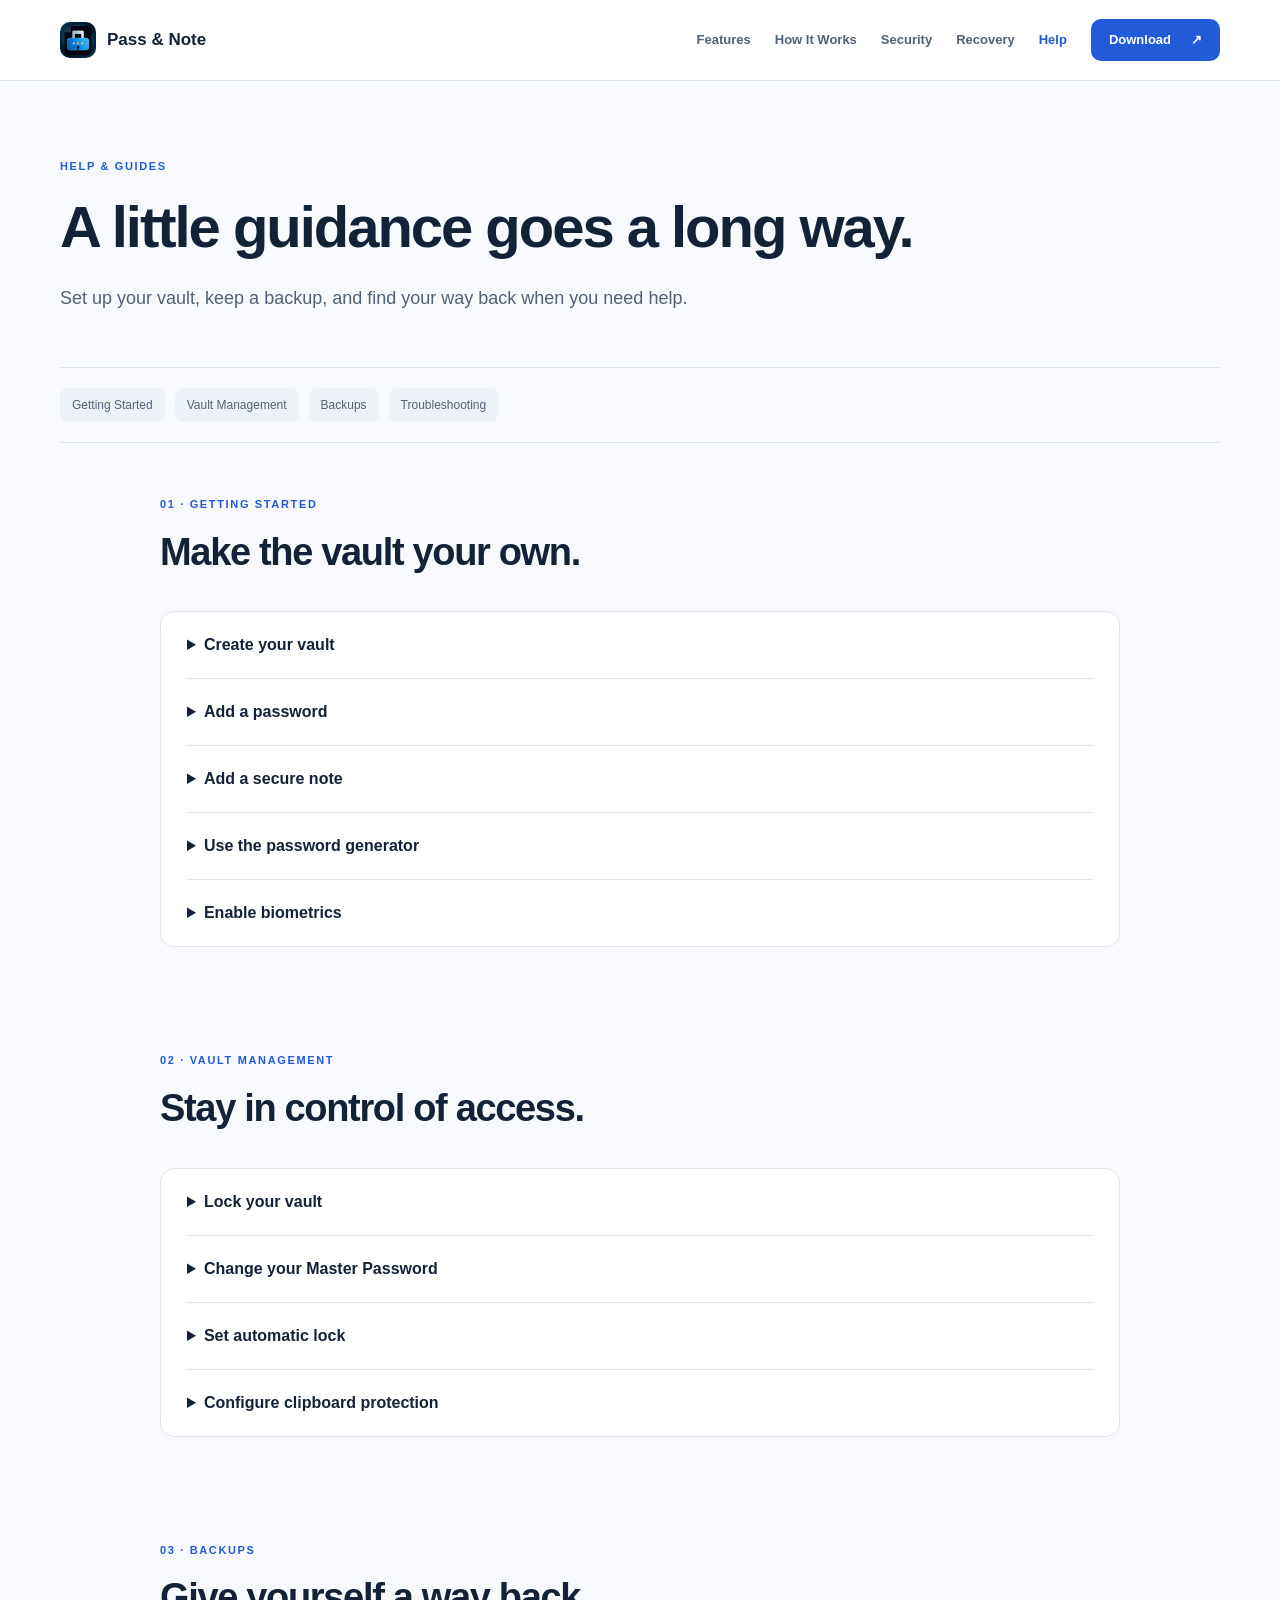
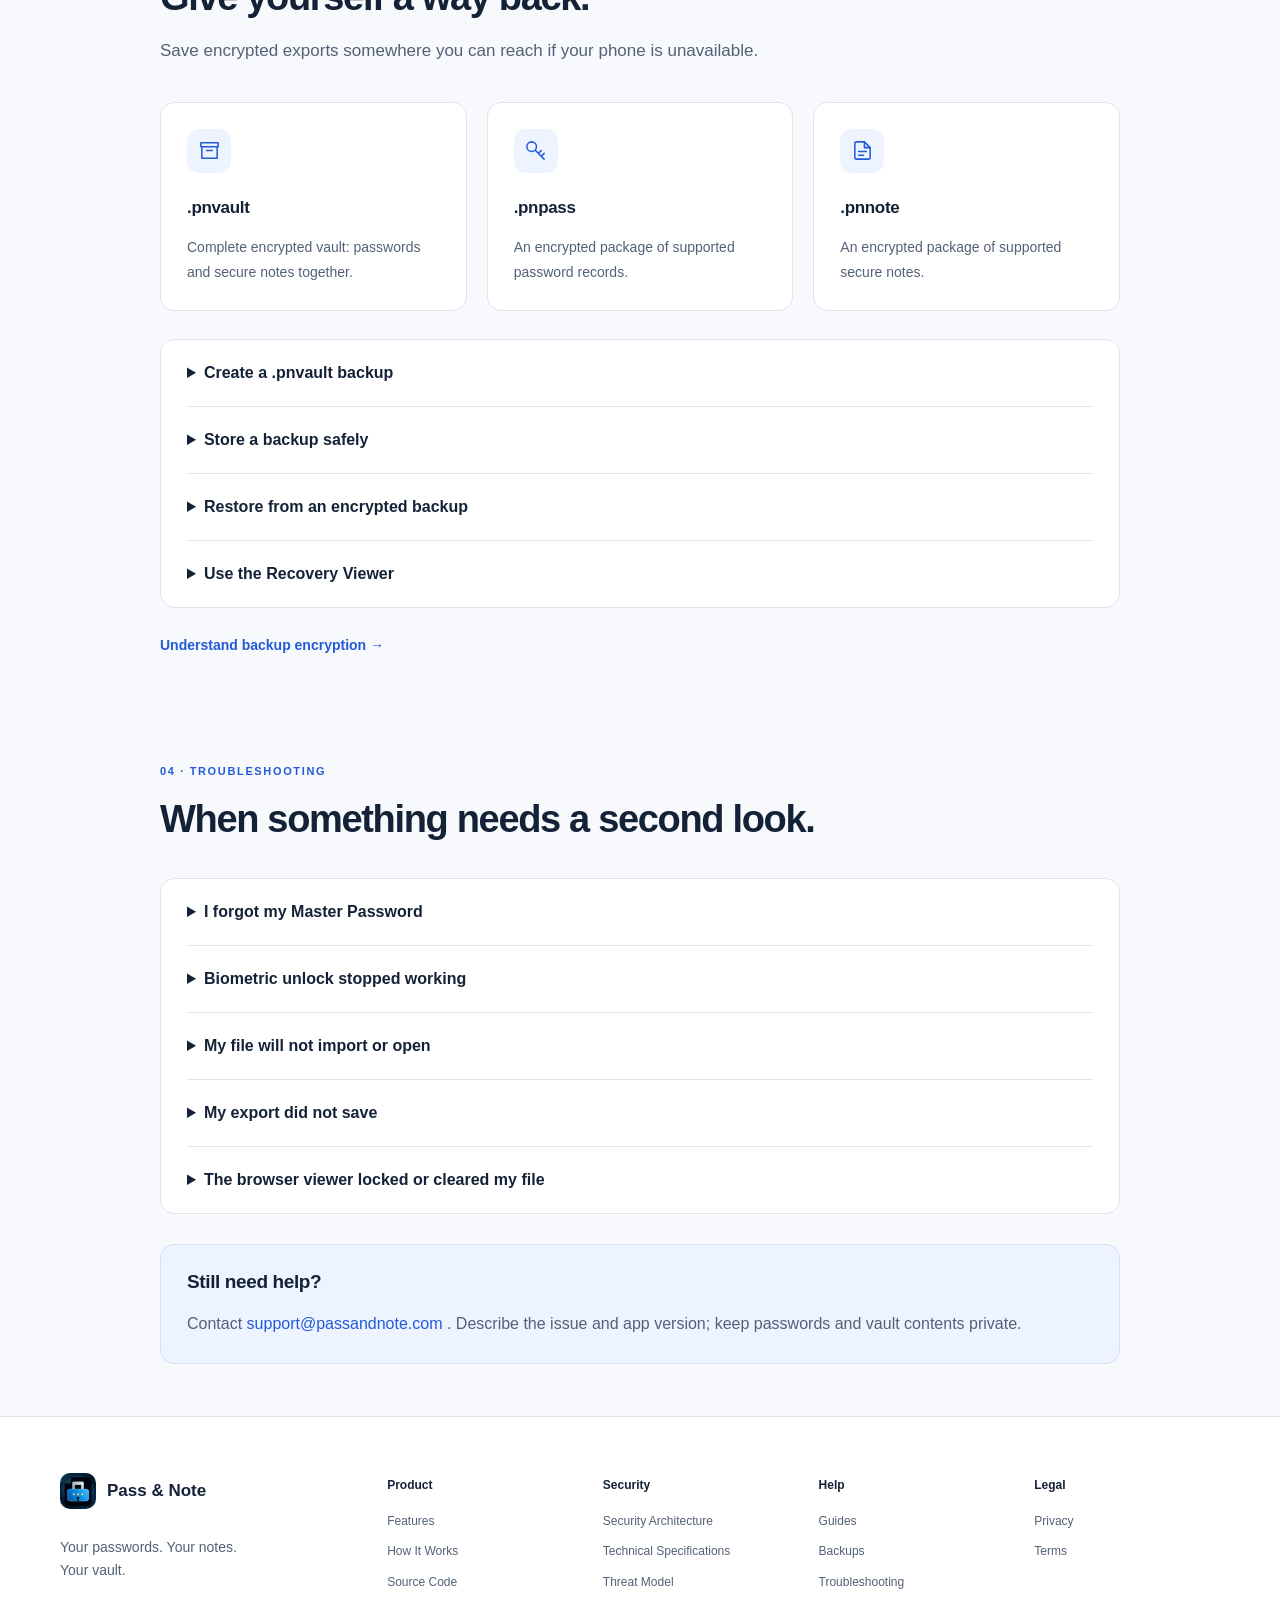
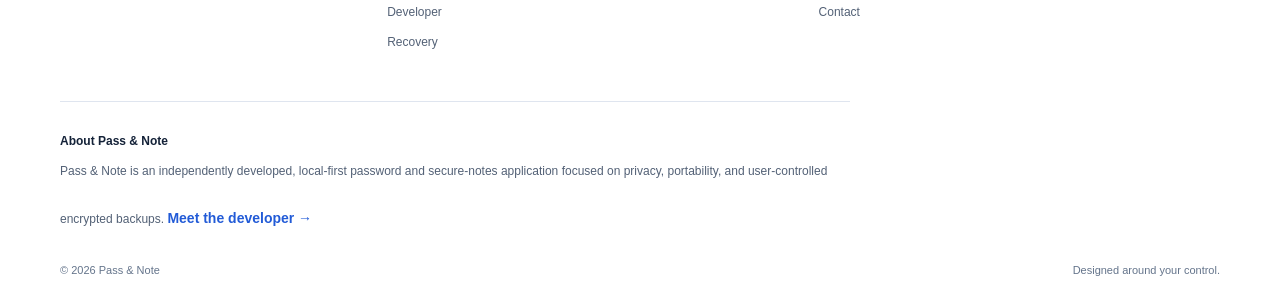
<file: help/index.html>
<!DOCTYPE html>
<html lang="en">
 <head>
  <meta charset="utf-8"/>
  <meta content="width=device-width,initial-scale=1,viewport-fit=cover" name="viewport"/>
  <meta name="color-scheme" content="light dark"/>
  <meta name="theme-color" content="#f7f9fc" media="(prefers-color-scheme: light)"/>
  <meta name="theme-color" content="#0b1220" media="(prefers-color-scheme: dark)"/>
  <meta content="Get help setting up Pass and Note, managing your vault, saving encrypted backups, restoring files, and troubleshooting." name="description"/>
  <meta content="default-src 'self'; script-src 'self'; style-src 'self'; img-src 'self' data:; connect-src 'none'; object-src 'none'; base-uri 'none'; form-action 'none'" http-equiv="Content-Security-Policy"/>
  <title>
   Help &amp; Guides | Pass &amp; Note
  </title>
  <link href="https://passandnote.com/help/" rel="canonical"/>
  <link href="/assets/app-icon.png" rel="icon" sizes="1024x1024" type="image/png"/>
  <link href="/assets/app-icon.png" rel="apple-touch-icon"/>
  <link href="/styles.css?v=20260909-6" rel="stylesheet"/>
  <script defer="" src="/site.js?v=20260909-5">
  </script>
 </head>
 <body>
  <a class="skip-link" href="#main">
   Skip to content
  </a>
  <header class="site-header">
   <div class="header-inner page-width">
    <a aria-label="Pass and Note home" class="brand" href="/">
     <img alt="" height="36" src="/assets/app-icon.png" width="36"/>
     <span>
      Pass &amp; Note
     </span>
    </a>
    <button aria-controls="main-navigation" aria-expanded="false" class="menu-toggle" type="button">
     <svg aria-hidden="true" viewbox="0 0 24 24">
      <path d="M4 6h16M4 12h16M4 18h16">
      </path>
     </svg>
     <span>
      Menu
     </span>
    </button>
    <nav aria-label="Main navigation" id="main-navigation">
     <a href="/features/">
      Features
     </a>
     <a href="/how-it-works/">
      How It Works
     </a>
     <a href="/security/">
      Security
     </a>
     <a href="/recovery/">
      Recovery
     </a>
     <a aria-current="page" href="/help/">
      Help
     </a>
     <a class="nav-download" href="/#download">
      Download
      <span aria-hidden="true">
       ↗
      </span>
     </a>
    </nav>
   </div>
  </header>
  <main id="main">
   <header class="page-hero page-width">
    <p class="eyebrow">
     HELP &amp; GUIDES
    </p>
    <h1>
     A little guidance goes a long way.
    </h1>
    <p class="lead">
     Set up your vault, keep a backup, and find your way back when you need help.
    </p>
   </header>
   <nav aria-label="Help topics" class="section-nav page-width">
    <a href="#getting-started">
     Getting Started
    </a>
    <a href="#vault-management">
     Vault Management
    </a>
    <a href="#backups">
     Backups
    </a>
    <a href="#troubleshooting">
     Troubleshooting
    </a>
   </nav>
   <section class="section page-width guide-section" id="getting-started">
    <div class="section-heading">
     <p class="eyebrow">
      01 · GETTING STARTED
     </p>
     <h2>
      Make the vault your own.
     </h2>
    </div>
    <div class="faq-list">
     <details id="create-vault">
      <summary>
       Create your vault
      </summary>
      <p>
       Open Pass &amp; Note on your phone and follow the setup flow to create and confirm a strong Master Password. Keep it somewhere safe: there is no server-side reset that can decrypt your vault.
      </p>
     </details>
     <details id="add-password">
      <summary>
       Add a password
      </summary>
      <p>
       Open Passwords in the mobile app and choose the add control. Enter the account name, credentials, and password, then save the record to your vault.
      </p>
     </details>
     <details id="add-note">
      <summary>
       Add a secure note
      </summary>
      <p>
       Open Notes, create a note, and enter your private information. Note editors autosave changes. Keep a current encrypted export for recovery.
      </p>
     </details>
     <details id="use-generator">
      <summary>
       Use the password generator
      </summary>
      <p>
       Generate a strong password locally and copy it into the account you are securing. The website generator offers 16, 32, or 64 characters and does not save generated passwords.
      </p>
      <p>
       <a href="/features/#password-generator">
        Open the password generator →
       </a>
      </p>
     </details>
     <details id="biometrics-help">
      <summary>
       Enable biometrics
      </summary>
      <p>
       Unlock your vault with your Master Password, open the mobile security settings, and enable biometric quick unlock. Complete the device’s biometric prompt. Availability depends on the supported biometrics configured on your device.
      </p>
     </details>
    </div>
   </section>
   <section class="section page-width guide-section" id="vault-management">
    <div class="section-heading">
     <p class="eyebrow">
      02 · VAULT MANAGEMENT
     </p>
     <h2>
      Stay in control of access.
     </h2>
    </div>
    <div class="faq-list">
     <details>
      <summary>
       Lock your vault
      </summary>
      <p>
       Use the app’s Lock control when you finish. The database session closes and the app returns to its locked screen.
      </p>
     </details>
     <details>
      <summary>
       Change your Master Password
      </summary>
      <p>
       In the mobile security settings, choose the password change option and confirm the current and new Master Passwords. The app protects the existing vault key with your new password. Older exports still need their original password.
      </p>
     </details>
     <details>
      <summary>
       Set automatic lock
      </summary>
      <p>
       Choose an auto-lock duration in the mobile security settings. A privacy shield hides sensitive screens when the app becomes inactive. The selected interval determines when authentication is required after time in the background.
      </p>
     </details>
     <details>
      <summary>
       Configure clipboard protection
      </summary>
      <p>
       Choose a copied-password clearing duration in the mobile security settings, or use the background-clearing option. These mobile controls do not apply to passwords copied from the browser Recovery Viewer.
      </p>
     </details>
    </div>
   </section>
   <section class="section page-width guide-section" id="backups">
    <div class="section-heading">
     <p class="eyebrow">
      03 · BACKUPS
     </p>
     <h2>
      Give yourself a way back.
     </h2>
     <p>
      Save encrypted exports somewhere you can reach if your phone is unavailable.
     </p>
    </div>
    <div class="cards three">
     <article class="feature-card">
      <span class="icon-tile">
       <svg aria-hidden="true" class="line-icon" fill="none" stroke="currentColor" stroke-linecap="round" stroke-linejoin="round" stroke-width="1.6" viewbox="0 0 24 24">
        <path d="M4 8h16v12H4zM3 4h18v4H3zM9 12h6">
        </path>
       </svg>
      </span>
      <h3>
       .pnvault
      </h3>
      <p>
       Complete encrypted vault: passwords and secure notes together.
      </p>
     </article>
     <article class="feature-card">
      <span class="icon-tile">
       <svg aria-hidden="true" class="line-icon" fill="none" stroke="currentColor" stroke-linecap="round" stroke-linejoin="round" stroke-width="1.6" viewbox="0 0 24 24">
        <circle cx="8" cy="8" r="5">
        </circle>
        <path d="m12 12 9 9m-3-3 3-3m-6 0 3-3">
        </path>
       </svg>
      </span>
      <h3>
       .pnpass
      </h3>
      <p>
       An encrypted package of supported password records.
      </p>
     </article>
     <article class="feature-card">
      <span class="icon-tile">
       <svg aria-hidden="true" class="line-icon" fill="none" stroke="currentColor" stroke-linecap="round" stroke-linejoin="round" stroke-width="1.6" viewbox="0 0 24 24">
        <path d="M14 3H6a2 2 0 0 0-2 2v14a2 2 0 0 0 2 2h12a2 2 0 0 0 2-2V9Z">
        </path>
        <path d="M14 3v6h6M8 13h8M8 17h5">
        </path>
       </svg>
      </span>
      <h3>
       .pnnote
      </h3>
      <p>
       An encrypted package of supported secure notes.
      </p>
     </article>
    </div>
    <div class="faq-list">
     <details id="create-backup">
      <summary>
       Create a .pnvault backup
      </summary>
      <ol>
       <li>
        Unlock Pass &amp; Note on your phone.
       </li>
       <li>
        Open Vault and choose
        <strong>
         Export Vault
        </strong>
        .
       </li>
       <li>
        Confirm your Master Password.
       </li>
       <li>
        Choose a safe location in the device’s file picker and save the export.
       </li>
      </ol>
      <p>
       For a section package, use Export in Passwords or Notes. Each export receives its own encryption before it is saved outside the app.
      </p>
     </details>
     <details>
      <summary>
       Store a backup safely
      </summary>
      <p>
       Keep a current encrypted copy somewhere accessible independently of your phone. Retain the Master Password used for that export. If you use cloud storage, its file handling is governed by that provider.
      </p>
      <p>
       File metadata such as the export type, date, and item count is readable; record contents are encrypted. A backup does not contain a recoverable copy of your password.
      </p>
     </details>
     <details id="restore-backup">
      <summary>
       Restore from an encrypted backup
      </summary>
      <p>
       Use the mobile app’s import or restore flow for the type of export you have. Select the compatible Pass &amp; Note file, enter the password used when it was exported, and review the app’s confirmation before proceeding.
      </p>
      <p>
       A full vault restore and a section import can have different effects on existing records. Read the confirmation shown by your installed app before completing the operation.
      </p>
     </details>
     <details>
      <summary>
       Use the Recovery Viewer
      </summary>
      <ol>
       <li>
        Open the
        <a href="/recovery/">
         Recovery Viewer
        </a>
        on a trusted browser.
       </li>
       <li>
        Choose a .pnvault, .pnpass, or .pnnote export.
       </li>
       <li>
        Enter the Master Password used to create that export.
       </li>
       <li>
        Read the recovered passwords or notes.
       </li>
       <li>
        Choose Close File when finished and clear any copied passwords from your clipboard.
       </li>
      </ol>
     </details>
    </div>
    <a class="text-link" href="/security/#backups">
     Understand backup encryption →
    </a>
   </section>
   <section class="section page-width guide-section" id="troubleshooting">
    <div class="section-heading">
     <p class="eyebrow">
      04 · TROUBLESHOOTING
     </p>
     <h2>
      When something needs a second look.
     </h2>
    </div>
    <div class="faq-list">
     <details>
      <summary>
       I forgot my Master Password
      </summary>
      <p>
       Pass &amp; Note cannot recover or reset a Master Password to decrypt your vault. An existing backup still requires the password used for that export. Biometric quick unlock does not reveal your Master Password. Avoid deleting or resetting the app while you assess your recovery options.
      </p>
     </details>
     <details>
      <summary>
       Biometric unlock stopped working
      </summary>
      <p>
       Use your Master Password to unlock. Enrollment changes, device security changes, or biometric lockout can make quick unlock unavailable. After unlocking, check your device’s biometric settings and enable quick unlock again in the app.
      </p>
     </details>
     <details>
      <summary>
       My file will not import or open
      </summary>
      <p>
       Check that it is a Pass &amp; Note encrypted export and that its extension matches its content. Use the password from the time of export, which may differ from your current password. Do not rename a ZIP or database file to a Pass &amp; Note extension. The browser viewer accepts files up to 25 MB.
      </p>
     </details>
     <details>
      <summary>
       My export did not save
      </summary>
      <p>
       Confirm the Master Password, check that your selected storage location has space and is available, and try exporting again. Verify that the saved file exists before relying on it as your backup.
      </p>
     </details>
     <details>
      <summary>
       The browser viewer locked or cleared my file
      </summary>
      <p>
       Privacy Lock activates when the tab goes into the background. Enter the backup password again to resume. If the inactivity timer cleared the session, select the encrypted file again. The original file on your device is unchanged.
      </p>
     </details>
    </div>
    <div class="support-panel">
     <h3>
      Still need help?
     </h3>
     <p>
      Contact
      <a href="mailto:support@passandnote.com">
       support@passandnote.com
      </a>
      . Describe the issue and app version; keep passwords and vault contents private.
     </p>
    </div>
   </section>
  </main>
  <footer class="site-footer">
   <div class="page-width">
    <div class="footer-grid">
     <div class="footer-brand">
      <a class="brand" href="/">
       <img alt="" height="36" src="/assets/app-icon.png" width="36"/>
       <span>
        Pass &amp; Note
       </span>
      </a>
      <p>
       Your passwords. Your notes.
       <br/>
       Your vault.
      </p>
     </div>
     <div>
      <h2>
       Product
      </h2>
      <a href="/features/">
       Features
      </a>
      <a href="/how-it-works/">
       How It Works
      </a>
      <a href="/source/">Source Code</a>
      <a href="/developer/">Developer</a>
      <a href="/recovery/">
       Recovery
      </a>
     </div>
     <div>
      <h2>
       Security
      </h2>
      <a href="/security/">
       Security Architecture
      </a>
      <a href="/security/#specifications">
       Technical Specifications
      </a>
      <a href="/security/#threat-model">
       Threat Model
      </a>
     </div>
     <div>
      <h2>
       Help
      </h2>
      <a href="/help/">
       Guides
      </a>
      <a href="/help/#backups">
       Backups
      </a>
      <a href="/help/#troubleshooting">
       Troubleshooting
      </a>
      <a href="mailto:support@passandnote.com">
       Contact
      </a>
     </div>
     <div>
      <h2>
       Legal
      </h2>
      <a href="/privacy/">
       Privacy
      </a>
      <a href="/terms/">
       Terms
      </a>
     </div>
    </div>
    <div class="footer-about" id="about">
     <strong>
      About Pass &amp; Note
     </strong>
     <p>
      Pass &amp; Note is an independently developed, local-first password and secure-notes application focused on privacy, portability, and user-controlled encrypted backups. <a class="text-link" href="/developer/">Meet the developer →</a>
     </p>
    </div>
    <div class="footer-bottom">
     <span>
      © 2026 Pass &amp; Note
     </span>
     <span>
      Designed around your control.
     </span>
    </div>
   </div>
  </footer>
 </body>
</html>
</file>
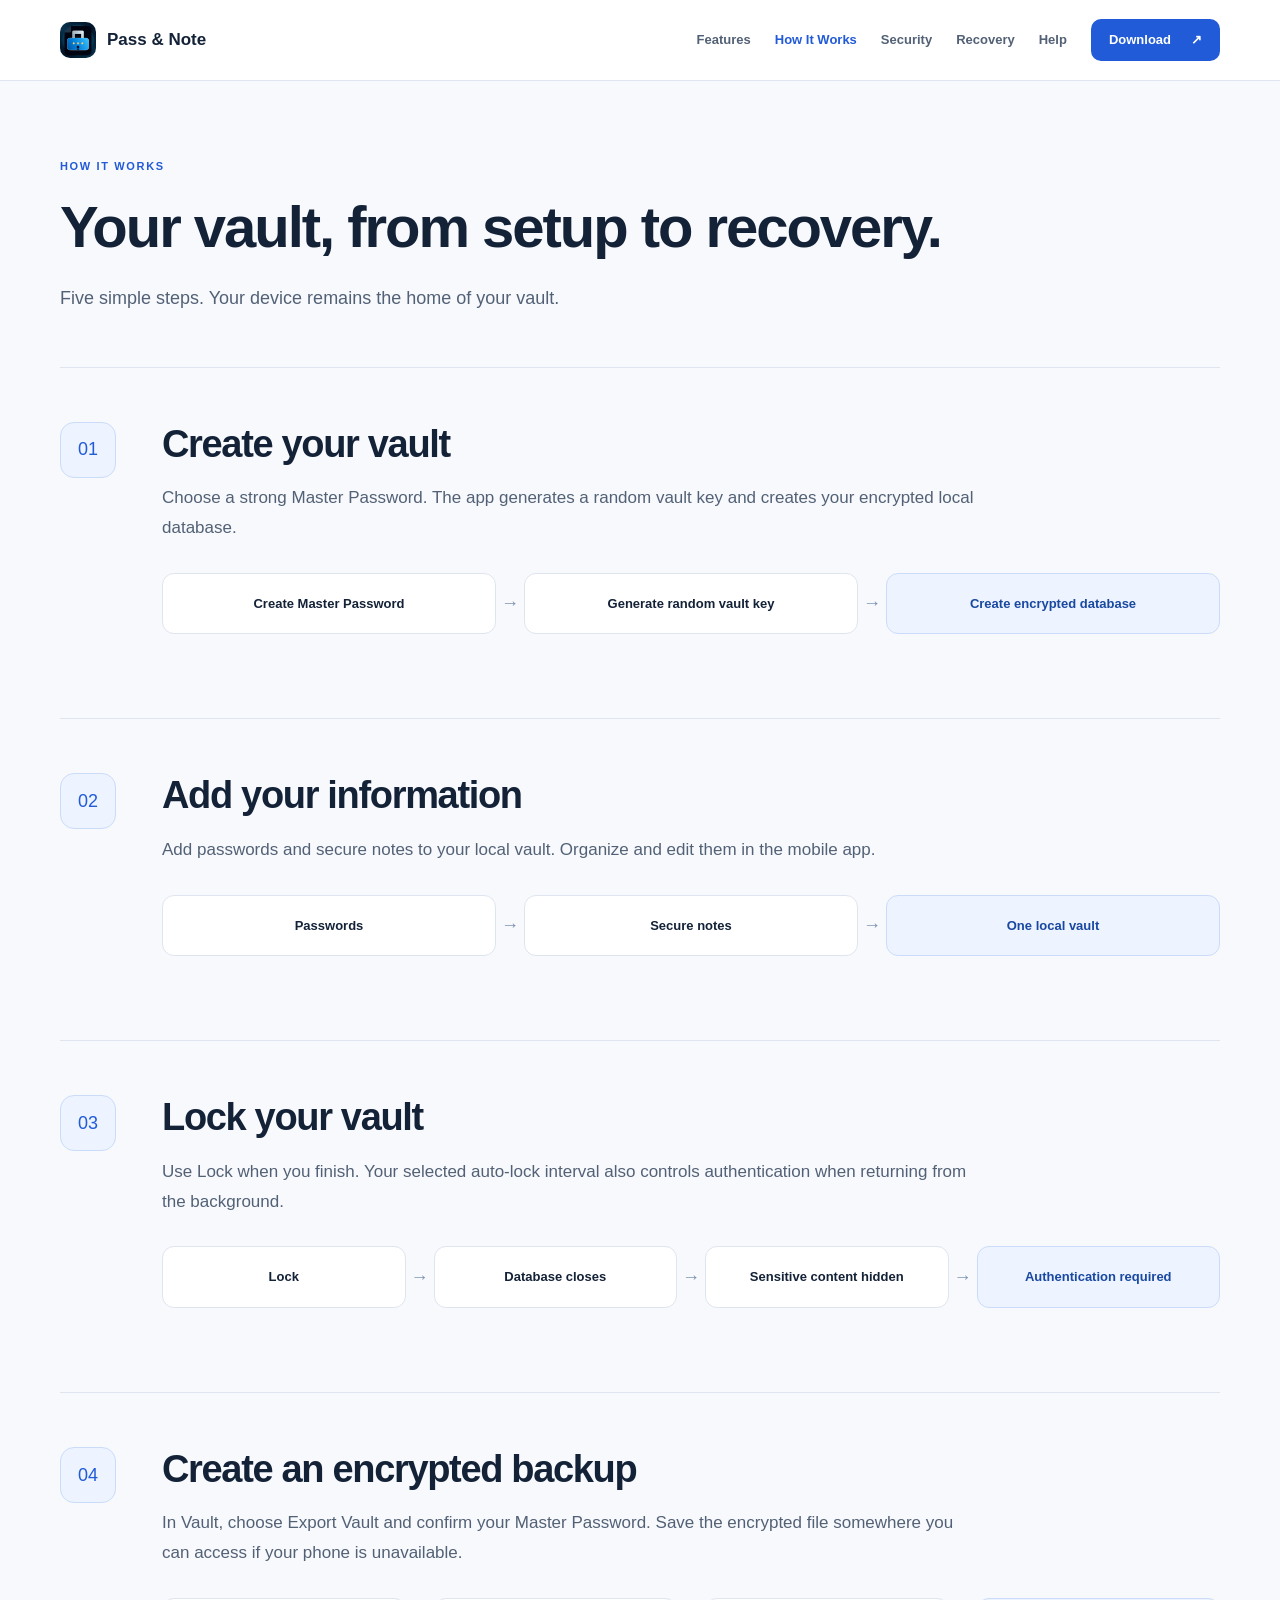
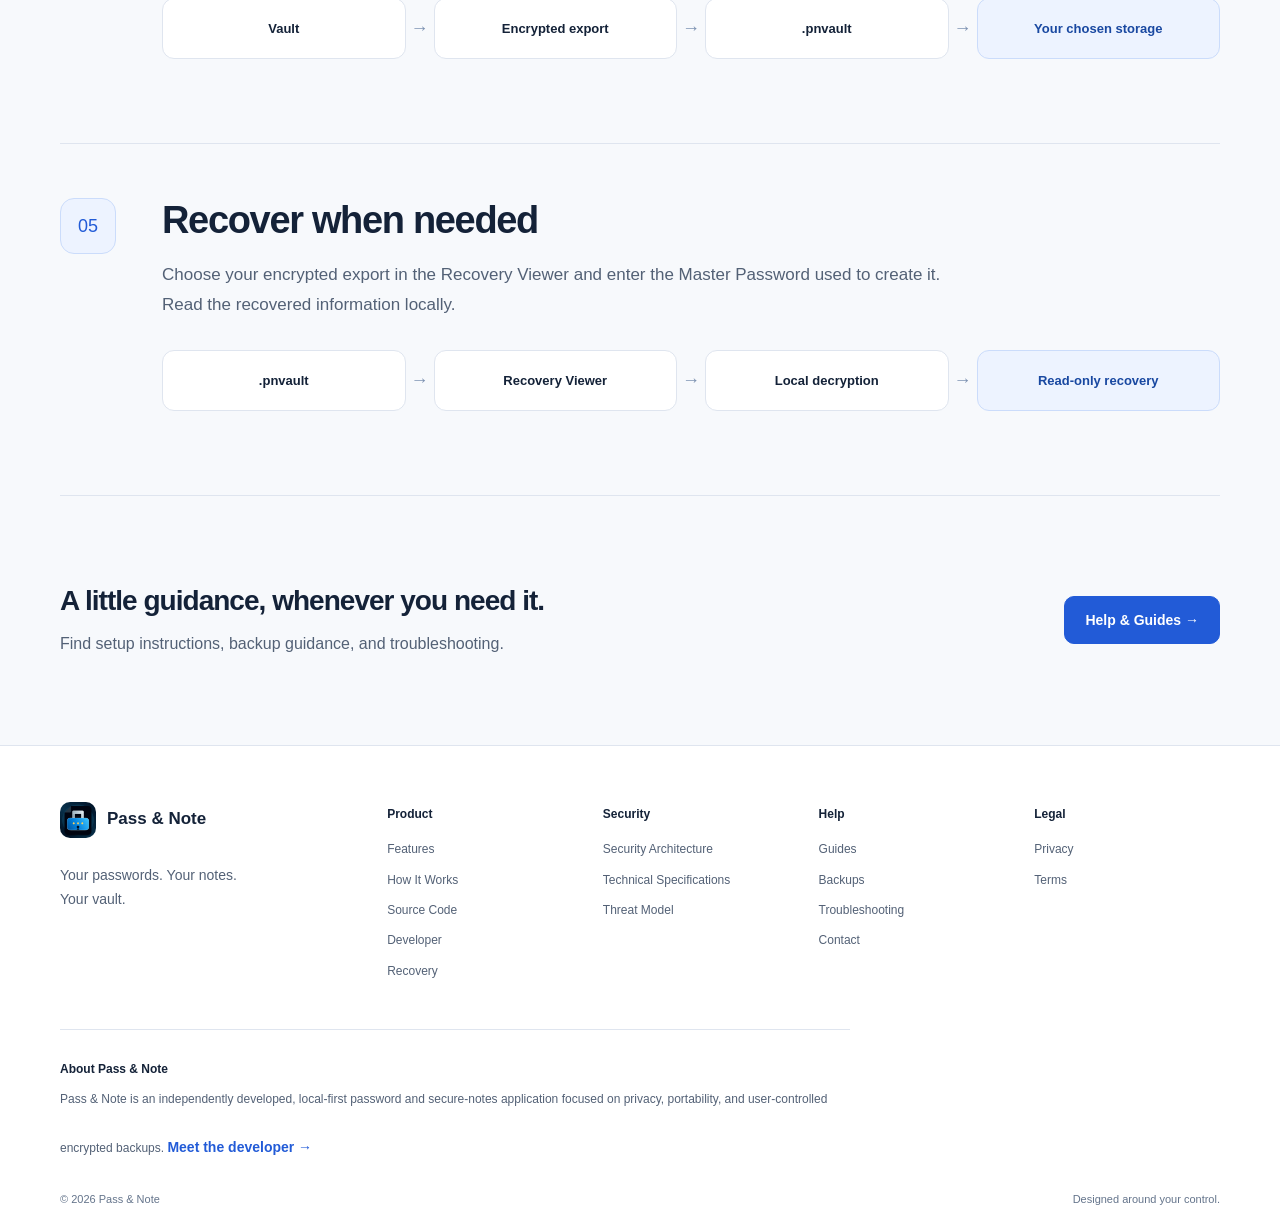
<file: how-it-works/index.html>
<!DOCTYPE html>
<html lang="en">
 <head>
  <meta charset="utf-8"/>
  <meta content="width=device-width,initial-scale=1,viewport-fit=cover" name="viewport"/>
  <meta name="color-scheme" content="light dark"/>
  <meta name="theme-color" content="#f7f9fc" media="(prefers-color-scheme: light)"/>
  <meta name="theme-color" content="#0b1220" media="(prefers-color-scheme: dark)"/>
  <meta content="Learn how to create, use, lock, back up, and recover your Pass and Note vault." name="description"/>
  <meta content="default-src 'self'; script-src 'self'; style-src 'self'; img-src 'self' data:; connect-src 'none'; object-src 'none'; base-uri 'none'; form-action 'none'" http-equiv="Content-Security-Policy"/>
  <title>
   How It Works | Pass &amp; Note
  </title>
  <link href="https://passandnote.com/how-it-works/" rel="canonical"/>
  <link href="/assets/app-icon.png" rel="icon" sizes="1024x1024" type="image/png"/>
  <link href="/assets/app-icon.png" rel="apple-touch-icon"/>
  <link href="/styles.css?v=20260909-6" rel="stylesheet"/>
  <script defer="" src="/site.js?v=20260909-5">
  </script>
 </head>
 <body>
  <a class="skip-link" href="#main">
   Skip to content
  </a>
  <header class="site-header">
   <div class="header-inner page-width">
    <a aria-label="Pass and Note home" class="brand" href="/">
     <img alt="" height="36" src="/assets/app-icon.png" width="36"/>
     <span>
      Pass &amp; Note
     </span>
    </a>
    <button aria-controls="main-navigation" aria-expanded="false" class="menu-toggle" type="button">
     <svg aria-hidden="true" viewbox="0 0 24 24">
      <path d="M4 6h16M4 12h16M4 18h16">
      </path>
     </svg>
     <span>
      Menu
     </span>
    </button>
    <nav aria-label="Main navigation" id="main-navigation">
     <a href="/features/">
      Features
     </a>
     <a aria-current="page" href="/how-it-works/">
      How It Works
     </a>
     <a href="/security/">
      Security
     </a>
     <a href="/recovery/">
      Recovery
     </a>
     <a href="/help/">
      Help
     </a>
     <a class="nav-download" href="/#download">
      Download
      <span aria-hidden="true">
       ↗
      </span>
     </a>
    </nav>
   </div>
  </header>
  <main id="main">
   <header class="page-hero page-width">
    <p class="eyebrow">
     HOW IT WORKS
    </p>
    <h1>
     Your vault, from setup to recovery.
    </h1>
    <p class="lead">
     Five simple steps. Your device remains the home of your vault.
    </p>
   </header>
   <section class="section page-width workflow-step">
    <div class="step-number">
     01
    </div>
    <div>
     <h2>
      Create your vault
     </h2>
     <p class="lead small-lead">
      Choose a strong Master Password. The app generates a random vault key and creates your encrypted local database.
     </p>
     <ol class="visual-flow">
      <li>
       Create Master Password
      </li>
      <li>
       Generate random vault key
      </li>
      <li>
       Create encrypted database
      </li>
     </ol>
    </div>
   </section>
   <section class="section page-width workflow-step">
    <div class="step-number">
     02
    </div>
    <div>
     <h2>
      Add your information
     </h2>
     <p class="lead small-lead">
      Add passwords and secure notes to your local vault. Organize and edit them in the mobile app.
     </p>
     <ol class="visual-flow">
      <li>
       Passwords
      </li>
      <li>
       Secure notes
      </li>
      <li>
       One local vault
      </li>
     </ol>
    </div>
   </section>
   <section class="section page-width workflow-step">
    <div class="step-number">
     03
    </div>
    <div>
     <h2>
      Lock your vault
     </h2>
     <p class="lead small-lead">
      Use Lock when you finish. Your selected auto-lock interval also controls authentication when returning from the background.
     </p>
     <ol class="visual-flow">
      <li>
       Lock
      </li>
      <li>
       Database closes
      </li>
      <li>
       Sensitive content hidden
      </li>
      <li>
       Authentication required
      </li>
     </ol>
    </div>
   </section>
   <section class="section page-width workflow-step">
    <div class="step-number">
     04
    </div>
    <div>
     <h2>
      Create an encrypted backup
     </h2>
     <p class="lead small-lead">
      In Vault, choose Export Vault and confirm your Master Password. Save the encrypted file somewhere you can access if your phone is unavailable.
     </p>
     <ol class="visual-flow">
      <li>
       Vault
      </li>
      <li>
       Encrypted export
      </li>
      <li>
       .pnvault
      </li>
      <li>
       Your chosen storage
      </li>
     </ol>
    </div>
   </section>
   <section class="section page-width workflow-step">
    <div class="step-number">
     05
    </div>
    <div>
     <h2>
      Recover when needed
     </h2>
     <p class="lead small-lead">
      Choose your encrypted export in the Recovery Viewer and enter the Master Password used to create it. Read the recovered information locally.
     </p>
     <ol class="visual-flow">
      <li>
       .pnvault
      </li>
      <li>
       Recovery Viewer
      </li>
      <li>
       Local decryption
      </li>
      <li>
       Read-only recovery
      </li>
     </ol>
    </div>
   </section>
   <section class="section page-width compact-cta">
    <div>
     <h2>
      A little guidance, whenever you need it.
     </h2>
     <p>
      Find setup instructions, backup guidance, and troubleshooting.
     </p>
    </div>
    <a class="primary-button" href="/help/">
     Help &amp; Guides →
    </a>
   </section>
  </main>
  <footer class="site-footer">
   <div class="page-width">
    <div class="footer-grid">
     <div class="footer-brand">
      <a class="brand" href="/">
       <img alt="" height="36" src="/assets/app-icon.png" width="36"/>
       <span>
        Pass &amp; Note
       </span>
      </a>
      <p>
       Your passwords. Your notes.
       <br/>
       Your vault.
      </p>
     </div>
     <div>
      <h2>
       Product
      </h2>
      <a href="/features/">
       Features
      </a>
      <a href="/how-it-works/">
       How It Works
      </a>
      <a href="/source/">Source Code</a>
      <a href="/developer/">Developer</a>
      <a href="/recovery/">
       Recovery
      </a>
     </div>
     <div>
      <h2>
       Security
      </h2>
      <a href="/security/">
       Security Architecture
      </a>
      <a href="/security/#specifications">
       Technical Specifications
      </a>
      <a href="/security/#threat-model">
       Threat Model
      </a>
     </div>
     <div>
      <h2>
       Help
      </h2>
      <a href="/help/">
       Guides
      </a>
      <a href="/help/#backups">
       Backups
      </a>
      <a href="/help/#troubleshooting">
       Troubleshooting
      </a>
      <a href="mailto:support@passandnote.com">
       Contact
      </a>
     </div>
     <div>
      <h2>
       Legal
      </h2>
      <a href="/privacy/">
       Privacy
      </a>
      <a href="/terms/">
       Terms
      </a>
     </div>
    </div>
    <div class="footer-about" id="about">
     <strong>
      About Pass &amp; Note
     </strong>
     <p>
      Pass &amp; Note is an independently developed, local-first password and secure-notes application focused on privacy, portability, and user-controlled encrypted backups. <a class="text-link" href="/developer/">Meet the developer →</a>
     </p>
    </div>
    <div class="footer-bottom">
     <span>
      © 2026 Pass &amp; Note
     </span>
     <span>
      Designed around your control.
     </span>
    </div>
   </div>
  </footer>
 </body>
</html>
</file>
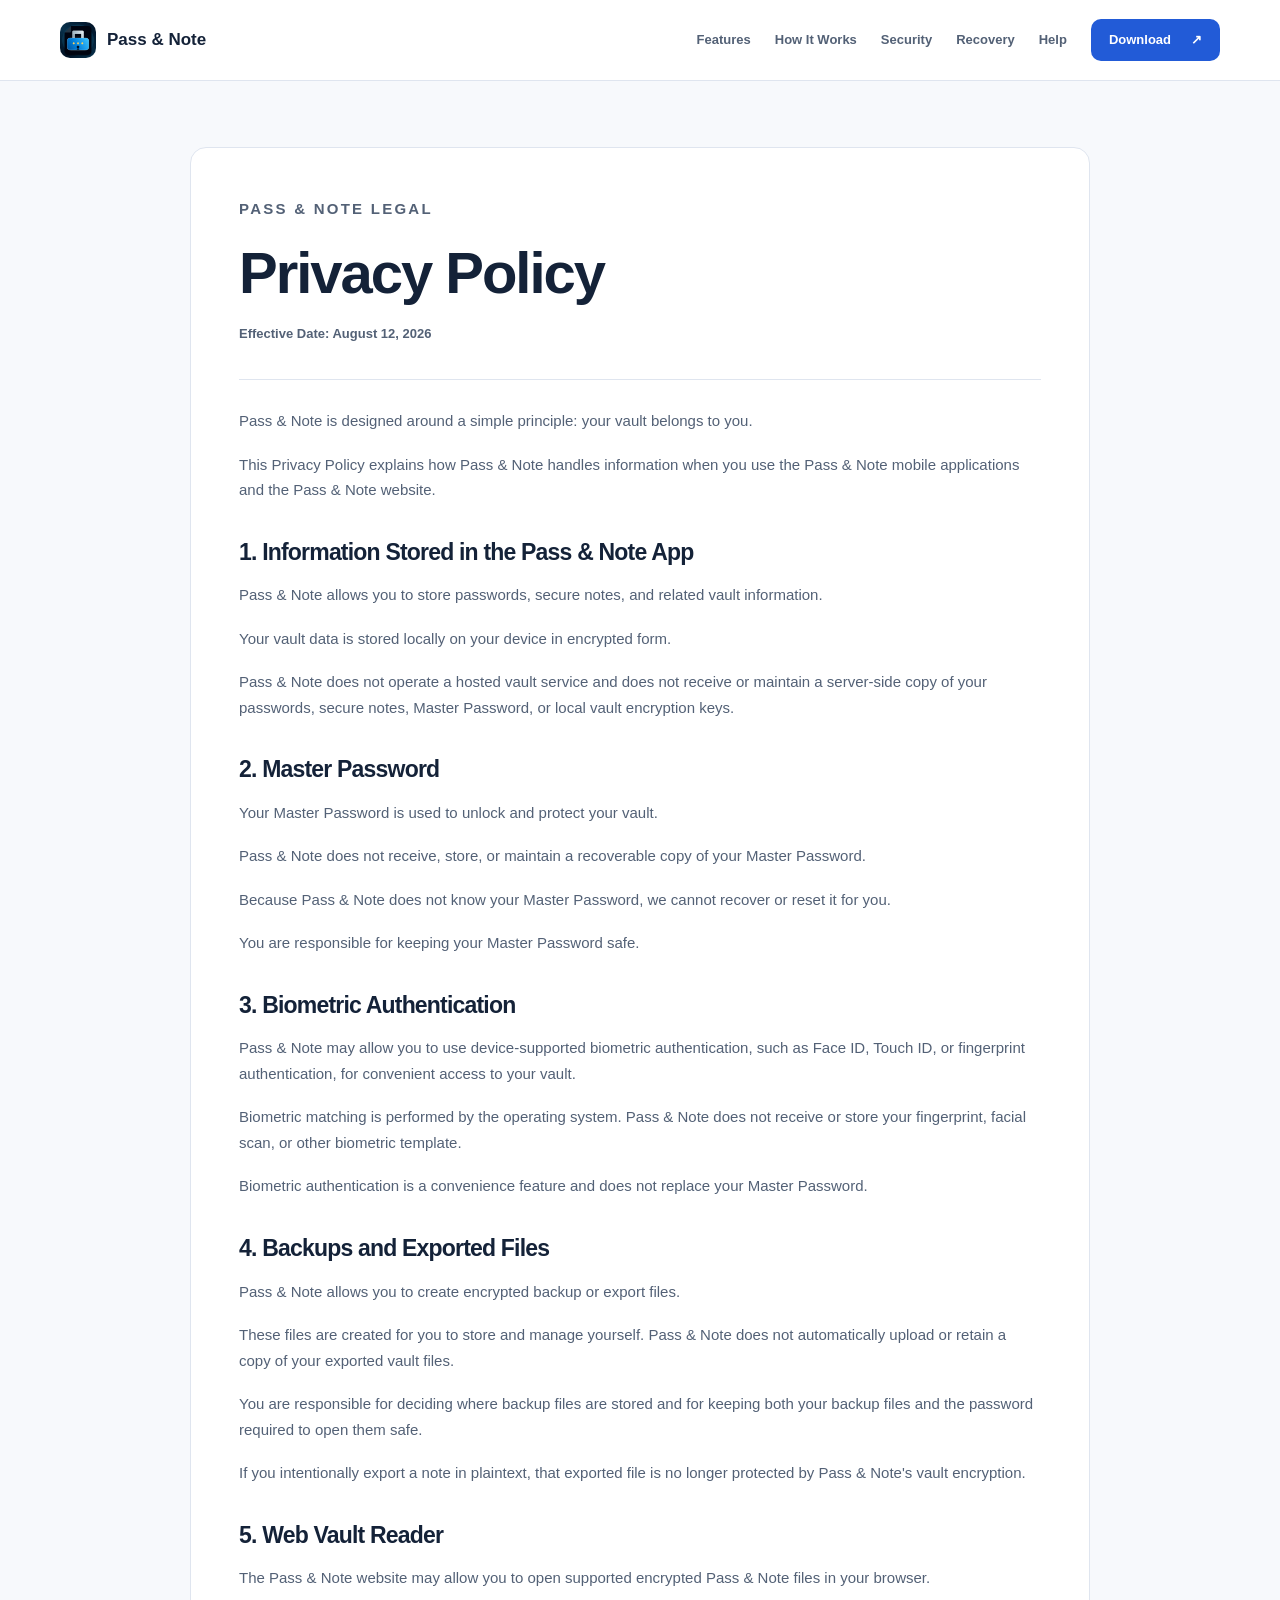
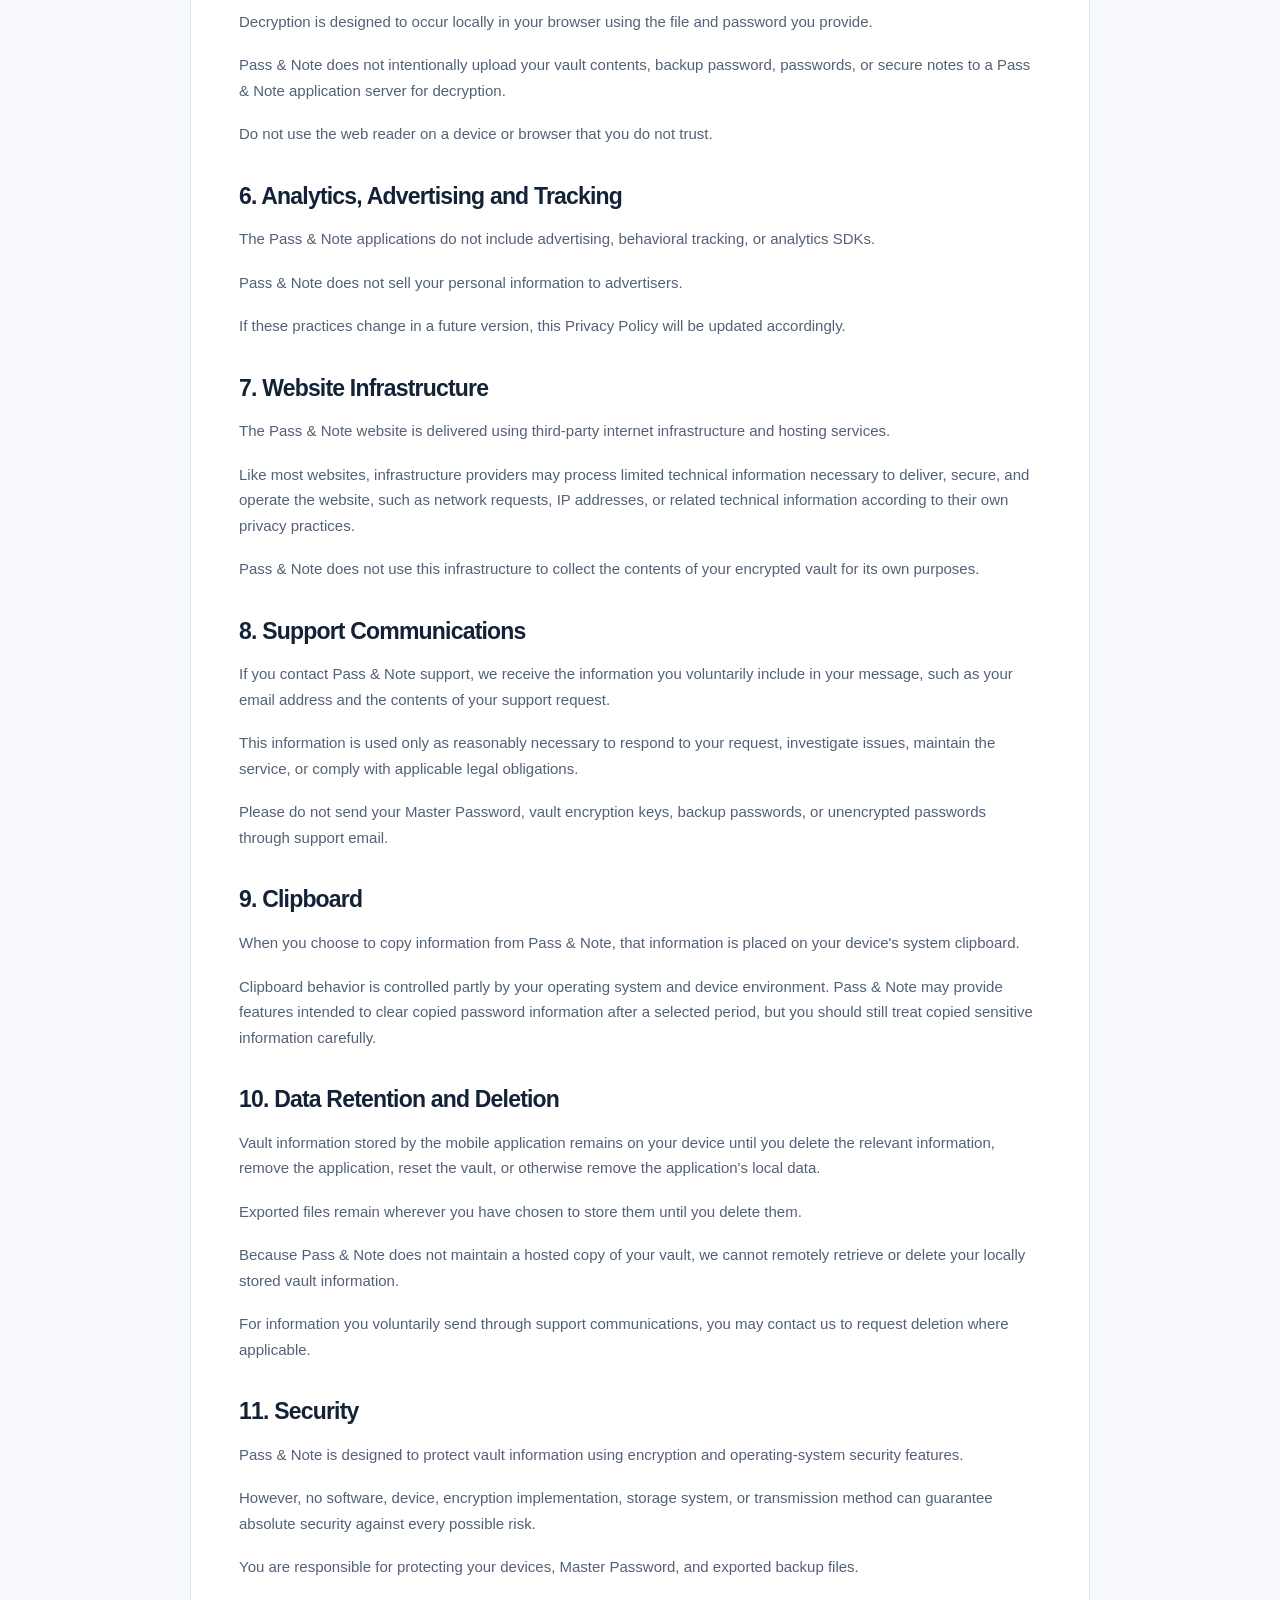
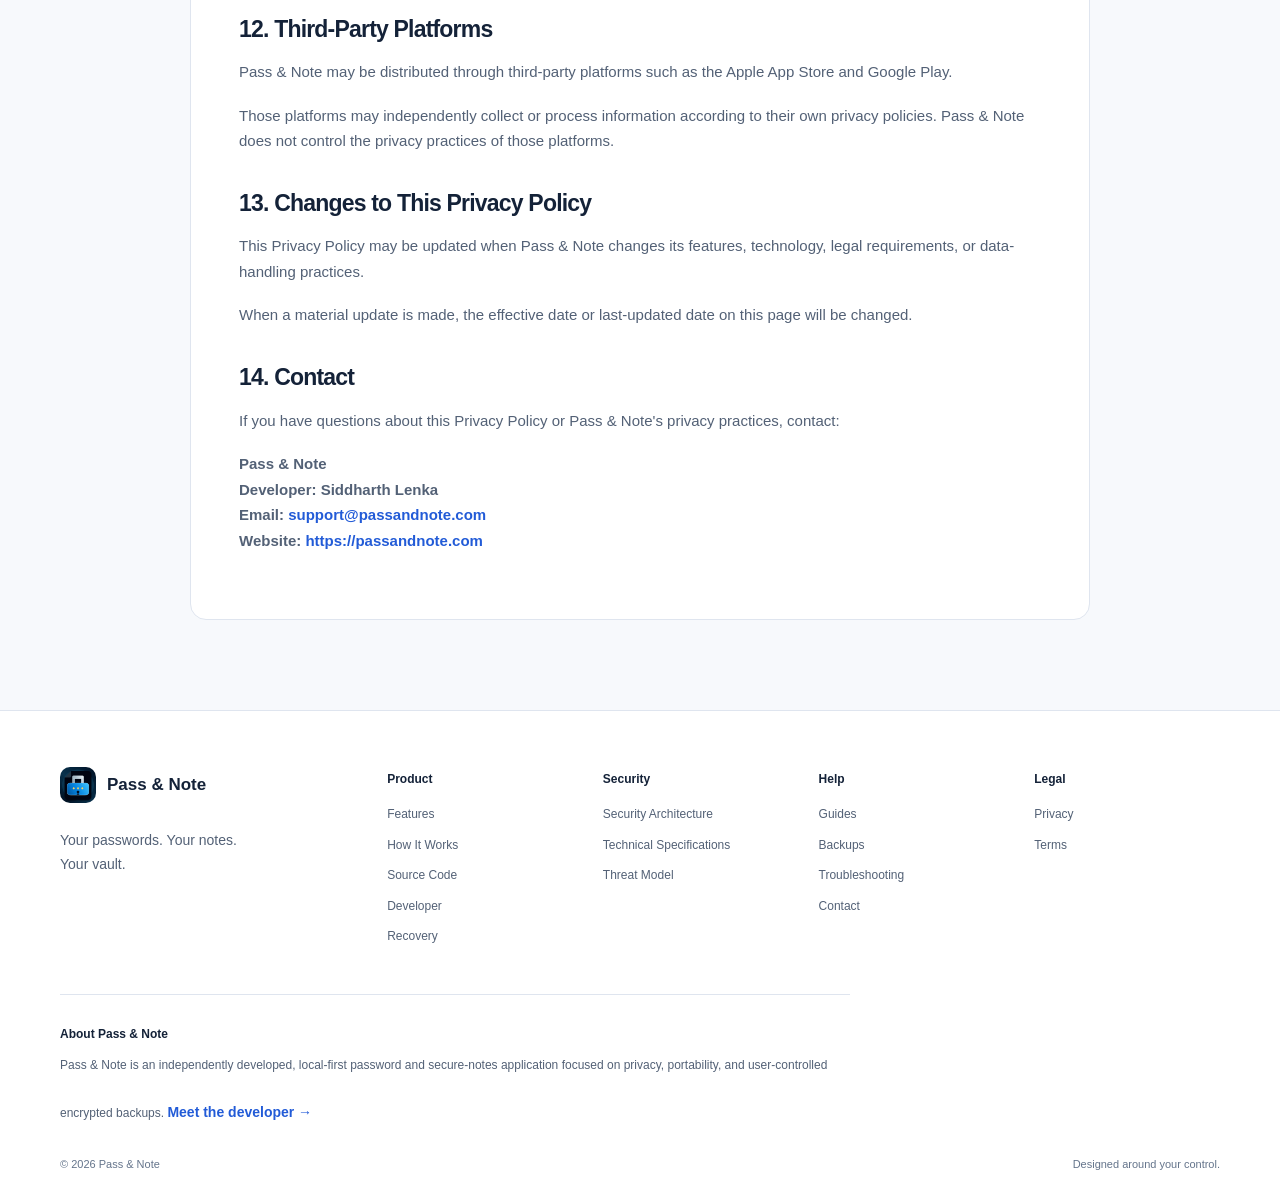
<file: privacy/index.html>
<!DOCTYPE html>
<html lang="en">
 <head>
  <meta charset="utf-8"/>
  <meta content="width=device-width,initial-scale=1,viewport-fit=cover" name="viewport"/>
  <meta name="color-scheme" content="light dark"/>
  <meta name="theme-color" content="#f7f9fc" media="(prefers-color-scheme: light)"/>
  <meta name="theme-color" content="#0b1220" media="(prefers-color-scheme: dark)"/>
  <meta content="Privacy Policy for the Pass and Note mobile apps and website." name="description"/>
  <meta content="default-src 'self'; script-src 'self'; style-src 'self'; img-src 'self' data:; connect-src 'none'; object-src 'none'; base-uri 'none'; form-action 'none'" http-equiv="Content-Security-Policy"/>
  <title>
   Privacy Policy | Pass &amp; Note
  </title>
  <link href="https://passandnote.com/privacy/" rel="canonical"/>
  <link href="/assets/app-icon.png" rel="icon" sizes="1024x1024" type="image/png"/>
  <link href="/assets/app-icon.png" rel="apple-touch-icon"/>
  <link href="/styles.css?v=20260909-6" rel="stylesheet"/>
  <script defer="" src="/site.js?v=20260909-5">
  </script>
 </head>
 <body>
  <a class="skip-link" href="#main">
   Skip to content
  </a>
  <header class="site-header">
   <div class="header-inner page-width">
    <a aria-label="Pass and Note home" class="brand" href="/">
     <img alt="" height="36" src="/assets/app-icon.png" width="36"/>
     <span>
      Pass &amp; Note
     </span>
    </a>
    <button aria-controls="main-navigation" aria-expanded="false" class="menu-toggle" type="button">
     <svg aria-hidden="true" viewbox="0 0 24 24">
      <path d="M4 6h16M4 12h16M4 18h16">
      </path>
     </svg>
     <span>
      Menu
     </span>
    </button>
    <nav aria-label="Main navigation" id="main-navigation">
     <a href="/features/">
      Features
     </a>
     <a href="/how-it-works/">
      How It Works
     </a>
     <a href="/security/">
      Security
     </a>
     <a href="/recovery/">
      Recovery
     </a>
     <a href="/help/">
      Help
     </a>
     <a class="nav-download" href="/#download">
      Download
      <span aria-hidden="true">
       ↗
      </span>
     </a>
    </nav>
   </div>
  </header>
  <main class="legal-main page-width" id="main">
   <article class="legal-document">
    <header>
     <p class="eyebrow">
      PASS &amp; NOTE LEGAL
     </p>
     <h1>
      Privacy Policy
     </h1>
     <p class="legal-effective-date">
      <strong>
       Effective Date: August 12, 2026
      </strong>
     </p>
    </header>
    <div class="legal-intro">
     <p>
      Pass &amp; Note is designed around a simple principle: your vault
              belongs to you.
     </p>
     <p>
      This Privacy Policy explains how Pass &amp; Note handles information
              when you use the Pass &amp; Note mobile applications and the Pass
              &amp; Note website.
     </p>
    </div>
    <section>
     <h2>
      1. Information Stored in the Pass &amp; Note App
     </h2>
     <p>
      Pass &amp; Note allows you to store passwords, secure notes, and
              related vault information.
     </p>
     <p>
      Your vault data is stored locally on your device in encrypted
              form.
     </p>
     <p>
      Pass &amp; Note does not operate a hosted vault service and does not
              receive or maintain a server-side copy of your passwords, secure
              notes, Master Password, or local vault encryption keys.
     </p>
    </section>
    <section>
     <h2>
      2. Master Password
     </h2>
     <p>
      Your Master Password is used to unlock and protect your vault.
     </p>
     <p>
      Pass &amp; Note does not receive, store, or maintain a recoverable
              copy of your Master Password.
     </p>
     <p>
      Because Pass &amp; Note does not know your Master Password, we cannot
              recover or reset it for you.
     </p>
     <p>
      You are responsible for keeping your Master Password safe.
     </p>
    </section>
    <section>
     <h2>
      3. Biometric Authentication
     </h2>
     <p>
      Pass &amp; Note may allow you to use device-supported biometric
              authentication, such as Face ID, Touch ID, or fingerprint
              authentication, for convenient access to your vault.
     </p>
     <p>
      Biometric matching is performed by the operating system. Pass
              &amp; Note does not receive or store your fingerprint, facial scan,
              or other biometric template.
     </p>
     <p>
      Biometric authentication is a convenience feature and does not
              replace your Master Password.
     </p>
    </section>
    <section>
     <h2>
      4. Backups and Exported Files
     </h2>
     <p>
      Pass &amp; Note allows you to create encrypted backup or export
              files.
     </p>
     <p>
      These files are created for you to store and manage yourself.
              Pass &amp; Note does not automatically upload or retain a copy of your
              exported vault files.
     </p>
     <p>
      You are responsible for deciding where backup files are stored
              and for keeping both your backup files and the password required
              to open them safe.
     </p>
     <p>
      If you intentionally export a note in plaintext, that exported
              file is no longer protected by Pass &amp; Note's vault encryption.
     </p>
    </section>
    <section>
     <h2>
      5. Web Vault Reader
     </h2>
     <p>
      The Pass &amp; Note website may allow you to open supported encrypted
              Pass &amp; Note files in your browser.
     </p>
     <p>
      Decryption is designed to occur locally in your browser using the
              file and password you provide.
     </p>
     <p>
      Pass &amp; Note does not intentionally upload your vault contents,
              backup password, passwords, or secure notes to a Pass &amp; Note
              application server for decryption.
     </p>
     <p>
      Do not use the web reader on a device or browser that you do not
              trust.
     </p>
    </section>
    <section>
     <h2>
      6. Analytics, Advertising and Tracking
     </h2>
     <p>
      The Pass &amp; Note applications do not include advertising,
              behavioral tracking, or analytics SDKs.
     </p>
     <p>
      Pass &amp; Note does not sell your personal information to advertisers.
     </p>
     <p>
      If these practices change in a future version, this Privacy Policy
              will be updated accordingly.
     </p>
    </section>
    <section>
     <h2>
      7. Website Infrastructure
     </h2>
     <p>
      The Pass &amp; Note website is delivered using third-party internet
              infrastructure and hosting services.
     </p>
     <p>
      Like most websites, infrastructure providers may process limited
              technical information necessary to deliver, secure, and operate
              the website, such as network requests, IP addresses, or related
              technical information according to their own privacy practices.
     </p>
     <p>
      Pass &amp; Note does not use this infrastructure to collect the
              contents of your encrypted vault for its own purposes.
     </p>
    </section>
    <section>
     <h2>
      8. Support Communications
     </h2>
     <p>
      If you contact Pass &amp; Note support, we receive the information you
              voluntarily include in your message, such as your email address
              and the contents of your support request.
     </p>
     <p>
      This information is used only as reasonably necessary to respond
              to your request, investigate issues, maintain the service, or
              comply with applicable legal obligations.
     </p>
     <p>
      Please do not send your Master Password, vault encryption keys,
              backup passwords, or unencrypted passwords through support email.
     </p>
    </section>
    <section>
     <h2>
      9. Clipboard
     </h2>
     <p>
      When you choose to copy information from Pass &amp; Note, that
              information is placed on your device's system clipboard.
     </p>
     <p>
      Clipboard behavior is controlled partly by your operating system
              and device environment. Pass &amp; Note may provide features intended
              to clear copied password information after a selected period, but
              you should still treat copied sensitive information carefully.
     </p>
    </section>
    <section>
     <h2>
      10. Data Retention and Deletion
     </h2>
     <p>
      Vault information stored by the mobile application remains on
              your device until you delete the relevant information, remove the
              application, reset the vault, or otherwise remove the
              application's local data.
     </p>
     <p>
      Exported files remain wherever you have chosen to store them until
              you delete them.
     </p>
     <p>
      Because Pass &amp; Note does not maintain a hosted copy of your vault,
              we cannot remotely retrieve or delete your locally stored vault
              information.
     </p>
     <p>
      For information you voluntarily send through support
              communications, you may contact us to request deletion where
              applicable.
     </p>
    </section>
    <section>
     <h2>
      11. Security
     </h2>
     <p>
      Pass &amp; Note is designed to protect vault information using
              encryption and operating-system security features.
     </p>
     <p>
      However, no software, device, encryption implementation, storage
              system, or transmission method can guarantee absolute security
              against every possible risk.
     </p>
     <p>
      You are responsible for protecting your devices, Master Password,
              and exported backup files.
     </p>
    </section>
    <section>
     <h2>
      12. Third-Party Platforms
     </h2>
     <p>
      Pass &amp; Note may be distributed through third-party platforms such
              as the Apple App Store and Google Play.
     </p>
     <p>
      Those platforms may independently collect or process information
              according to their own privacy policies. Pass &amp; Note does not
              control the privacy practices of those platforms.
     </p>
    </section>
    <section>
     <h2>
      13. Changes to This Privacy Policy
     </h2>
     <p>
      This Privacy Policy may be updated when Pass &amp; Note changes its
              features, technology, legal requirements, or data-handling
              practices.
     </p>
     <p>
      When a material update is made, the effective date or last-updated
              date on this page will be changed.
     </p>
    </section>
    <section>
     <h2>
      14. Contact
     </h2>
     <p>
      If you have questions about this Privacy Policy or Pass &amp; Note's
              privacy practices, contact:
     </p>
     <p class="legal-contact">
      <strong>
       Pass &amp; Note
      </strong>
      <br/>
      <strong>
       Developer: Siddharth Lenka
      </strong>
      <br/>
      <strong>
       Email:
       <a href="mailto:support@passandnote.com">
        support@passandnote.com
       </a>
      </strong>
      <br/>
      <strong>
       Website:
       <a href="https://passandnote.com/#top">
        https://passandnote.com
       </a>
      </strong>
     </p>
    </section>
   </article>
  </main>
  <footer class="site-footer">
   <div class="page-width">
    <div class="footer-grid">
     <div class="footer-brand">
      <a class="brand" href="/">
       <img alt="" height="36" src="/assets/app-icon.png" width="36"/>
       <span>
        Pass &amp; Note
       </span>
      </a>
      <p>
       Your passwords. Your notes.
       <br/>
       Your vault.
      </p>
     </div>
     <div>
      <h2>
       Product
      </h2>
      <a href="/features/">
       Features
      </a>
      <a href="/how-it-works/">
       How It Works
      </a>
      <a href="/source/">Source Code</a>
      <a href="/developer/">Developer</a>
      <a href="/recovery/">
       Recovery
      </a>
     </div>
     <div>
      <h2>
       Security
      </h2>
      <a href="/security/">
       Security Architecture
      </a>
      <a href="/security/#specifications">
       Technical Specifications
      </a>
      <a href="/security/#threat-model">
       Threat Model
      </a>
     </div>
     <div>
      <h2>
       Help
      </h2>
      <a href="/help/">
       Guides
      </a>
      <a href="/help/#backups">
       Backups
      </a>
      <a href="/help/#troubleshooting">
       Troubleshooting
      </a>
      <a href="mailto:support@passandnote.com">
       Contact
      </a>
     </div>
     <div>
      <h2>
       Legal
      </h2>
      <a href="/privacy/">
       Privacy
      </a>
      <a href="/terms/">
       Terms
      </a>
     </div>
    </div>
    <div class="footer-about" id="about">
     <strong>
      About Pass &amp; Note
     </strong>
     <p>
      Pass &amp; Note is an independently developed, local-first password and secure-notes application focused on privacy, portability, and user-controlled encrypted backups. <a class="text-link" href="/developer/">Meet the developer →</a>
     </p>
    </div>
    <div class="footer-bottom">
     <span>
      © 2026 Pass &amp; Note
     </span>
     <span>
      Designed around your control.
     </span>
    </div>
   </div>
  </footer>
 </body>
</html>
</file>
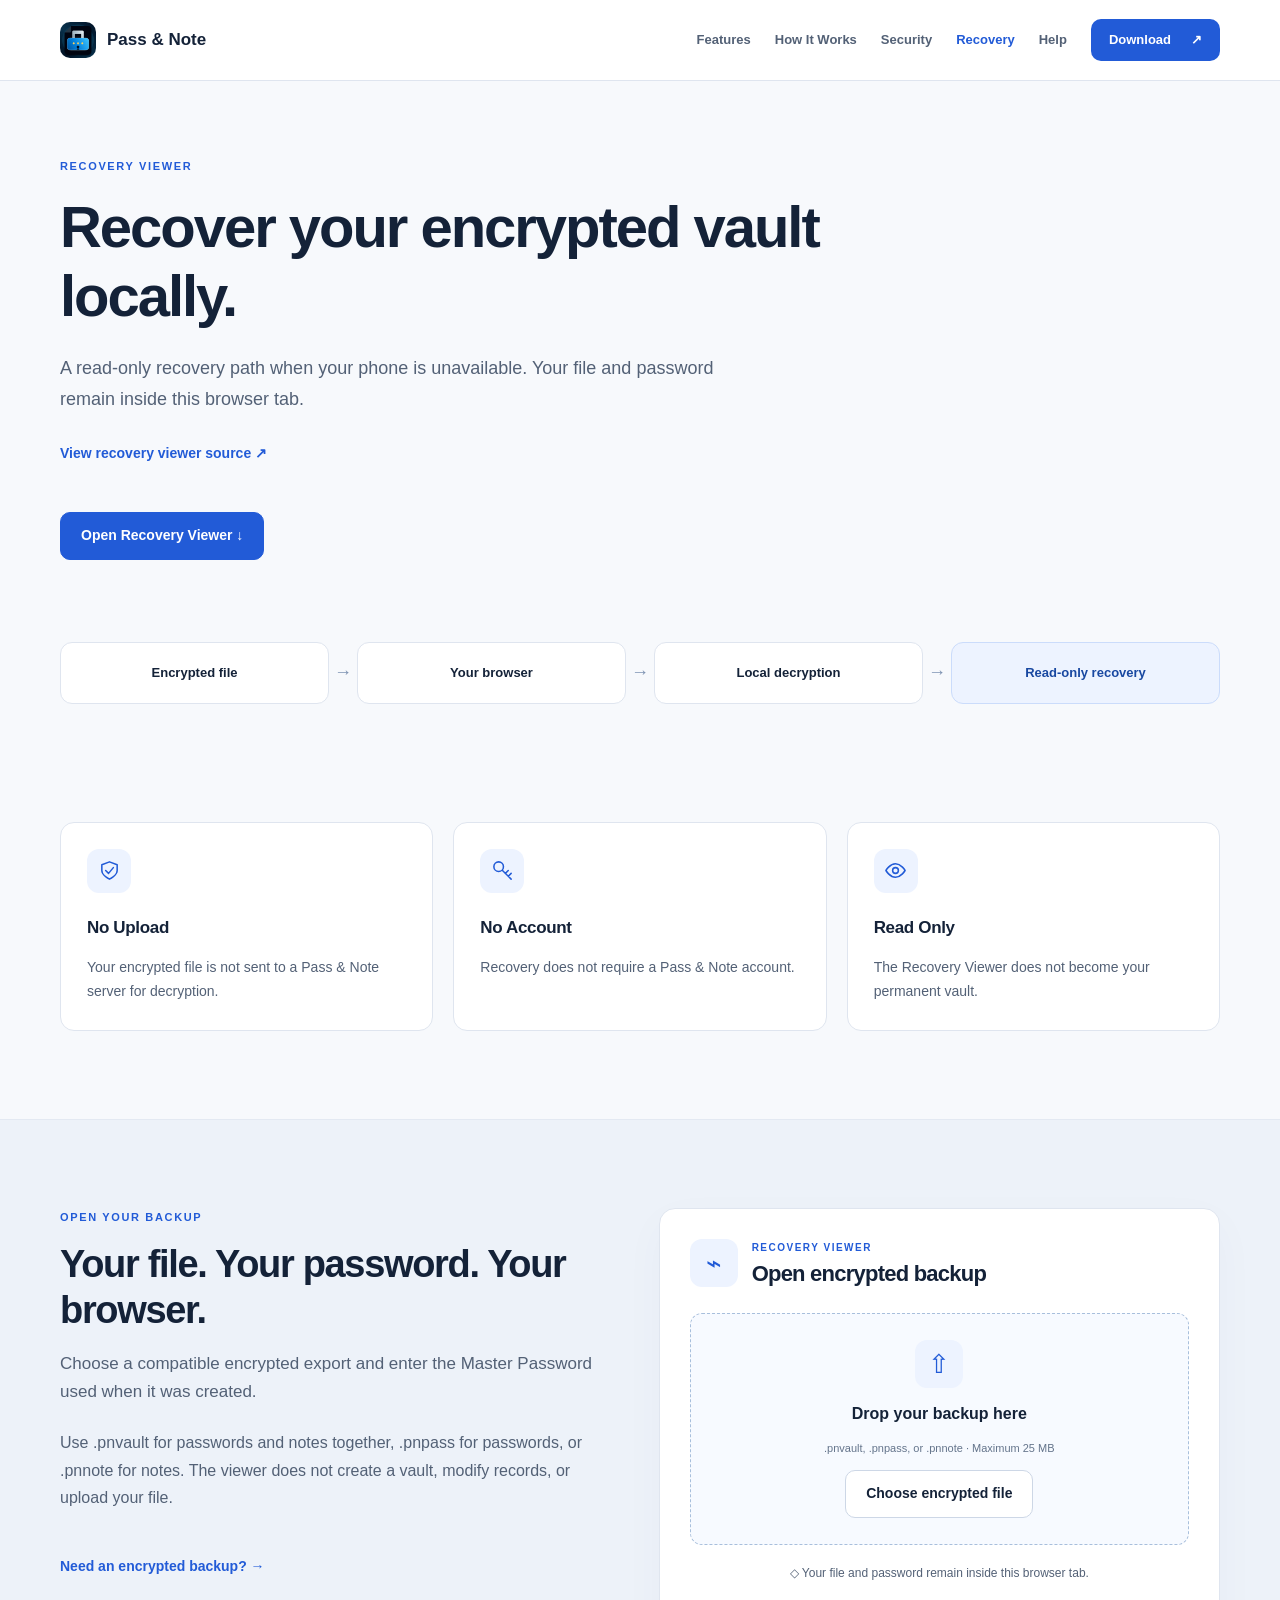
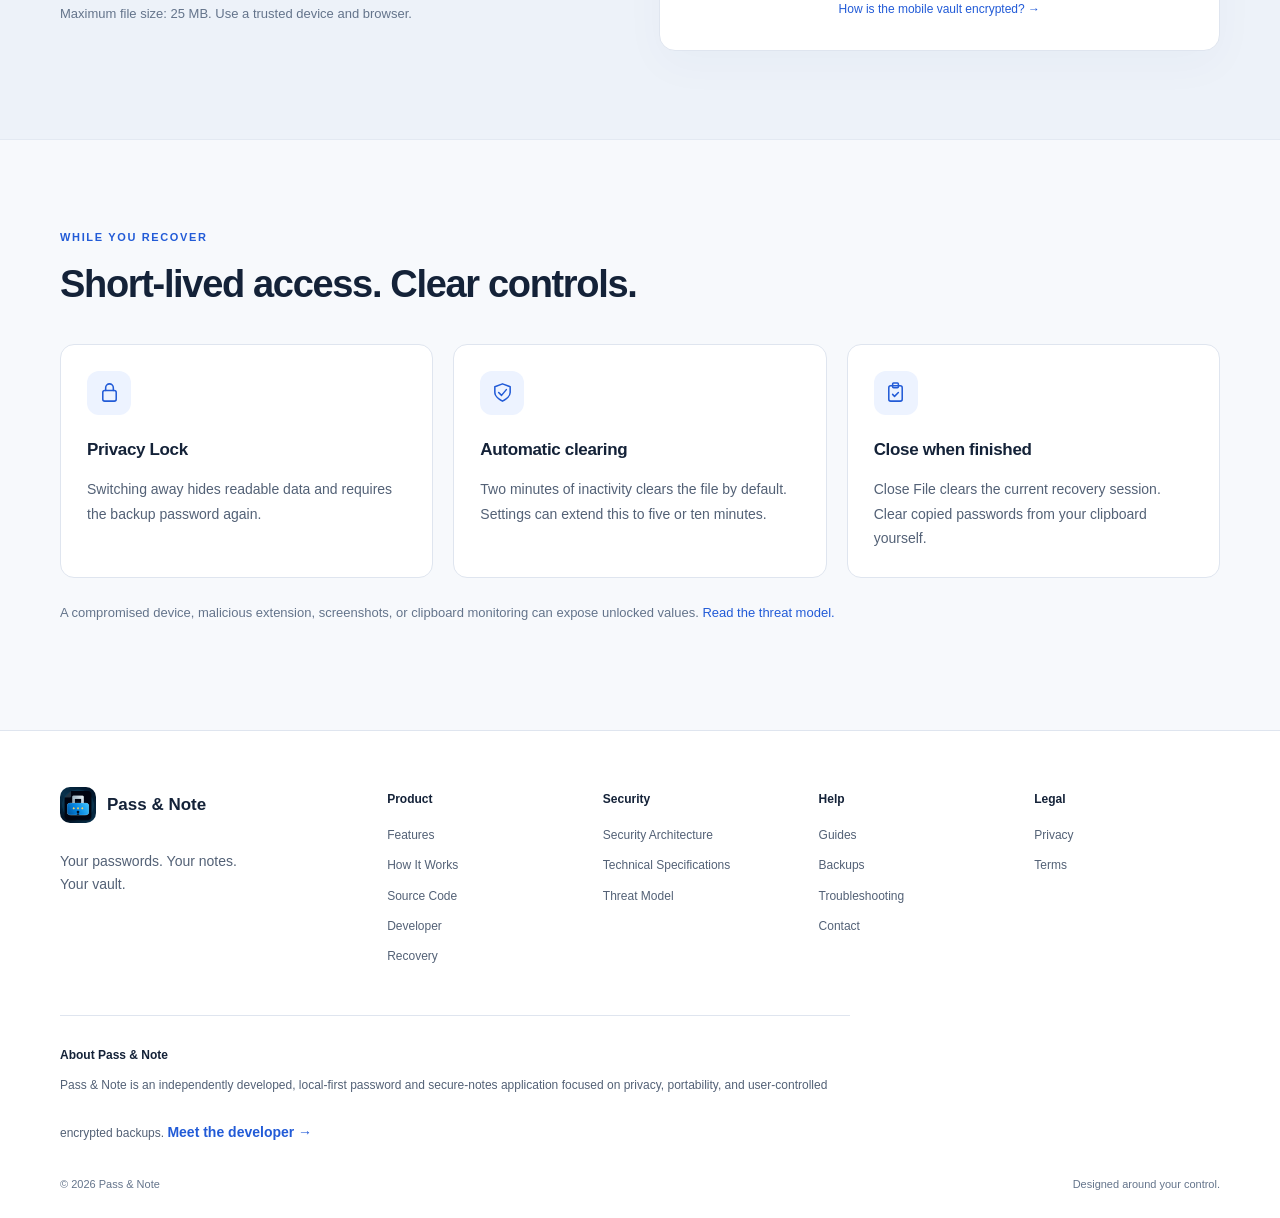
<file: recovery/index.html>
<!DOCTYPE html>
<html lang="en">
 <head>
  <meta charset="utf-8"/>
  <meta content="width=device-width,initial-scale=1,viewport-fit=cover" name="viewport"/>
  <meta name="color-scheme" content="light dark"/>
  <meta name="theme-color" content="#f7f9fc" media="(prefers-color-scheme: light)"/>
  <meta name="theme-color" content="#0b1220" media="(prefers-color-scheme: dark)"/>
  <meta content="Open encrypted Pass and Note exports locally in your browser. No account, no vault upload, read-only recovery." name="description"/>
  <meta content="default-src 'self'; script-src 'self'; style-src 'self'; img-src 'self' data:; connect-src 'none'; object-src 'none'; base-uri 'none'; form-action 'none'" http-equiv="Content-Security-Policy"/>
  <title>
   Recovery Viewer | Pass &amp; Note
  </title>
  <link href="https://passandnote.com/recovery/" rel="canonical"/>
  <link href="/assets/app-icon.png" rel="icon" sizes="1024x1024" type="image/png"/>
  <link href="/assets/app-icon.png" rel="apple-touch-icon"/>
  <link href="/styles.css?v=20260909-6" rel="stylesheet"/>
  <script defer="" src="/site.js?v=20260909-5">
  </script>
 </head>
 <body>
  <a class="skip-link" href="#main">
   Skip to content
  </a>
  <div id="landingView">
   <header class="site-header">
    <div class="header-inner page-width">
     <a aria-label="Pass and Note home" class="brand" href="/">
      <img alt="" height="36" src="/assets/app-icon.png" width="36"/>
      <span>
       Pass &amp; Note
      </span>
     </a>
     <button aria-controls="main-navigation" aria-expanded="false" class="menu-toggle" type="button">
      <svg aria-hidden="true" viewbox="0 0 24 24">
       <path d="M4 6h16M4 12h16M4 18h16">
       </path>
      </svg>
      <span>
       Menu
      </span>
     </button>
     <nav aria-label="Main navigation" id="main-navigation">
      <a href="/features/">
       Features
      </a>
      <a href="/how-it-works/">
       How It Works
      </a>
      <a href="/security/">
       Security
      </a>
      <a aria-current="page" href="/recovery/">
       Recovery
      </a>
      <a href="/help/">
       Help
      </a>
      <a class="nav-download" href="/#download">
       Download
       <span aria-hidden="true">
        ↗
       </span>
      </a>
     </nav>
    </div>
   </header>
   <main id="main">
    <header class="page-hero page-width">
     <p class="eyebrow">
      RECOVERY VIEWER
     </p>
     <h1>
      Recover your encrypted vault locally.
     </h1>
     <p class="lead">
      A read-only recovery path when your phone is unavailable. Your file and password remain inside this browser tab.
     </p>
     <p><a class="text-link" href="https://github.com/siddharthlenka/PassAndNoteWeb">View recovery viewer source ↗</a></p>
     <a class="primary-button" href="#open-viewer">
      Open Recovery Viewer ↓
     </a>
    </header>
    <div class="page-width">
     <ol class="visual-flow">
      <li>
       Encrypted file
      </li>
      <li>
       Your browser
      </li>
      <li>
       Local decryption
      </li>
      <li>
       Read-only recovery
      </li>
     </ol>
    </div>
    <section class="section page-width">
     <div class="cards three statement-cards">
      <article class="feature-card">
       <span class="icon-tile">
        <svg aria-hidden="true" class="line-icon" fill="none" stroke="currentColor" stroke-linecap="round" stroke-linejoin="round" stroke-width="1.6" viewbox="0 0 24 24">
         <path d="m12 3 8 3v6c0 5-8 9-8 9s-8-4-8-9V6Z">
         </path>
         <path d="m8 12 3 3 5-6">
         </path>
        </svg>
       </span>
       <h3>
        No Upload
       </h3>
       <p>
        Your encrypted file is not sent to a Pass &amp; Note server for decryption.
       </p>
      </article>
      <article class="feature-card">
       <span class="icon-tile">
        <svg aria-hidden="true" class="line-icon" fill="none" stroke="currentColor" stroke-linecap="round" stroke-linejoin="round" stroke-width="1.6" viewbox="0 0 24 24">
         <circle cx="8" cy="8" r="5">
         </circle>
         <path d="m12 12 9 9m-3-3 3-3m-6 0 3-3">
         </path>
        </svg>
       </span>
       <h3>
        No Account
       </h3>
       <p>
        Recovery does not require a Pass &amp; Note account.
       </p>
      </article>
      <article class="feature-card">
       <span class="icon-tile">
        <svg aria-hidden="true" class="line-icon" fill="none" stroke="currentColor" stroke-linecap="round" stroke-linejoin="round" stroke-width="1.6" viewbox="0 0 24 24">
         <path d="M2 12s4-7 10-7 10 7 10 7-4 7-10 7S2 12 2 12Z">
         </path>
         <circle cx="12" cy="12" r="3">
         </circle>
        </svg>
       </span>
       <h3>
        Read Only
       </h3>
       <p>
        The Recovery Viewer does not become your permanent vault.
       </p>
      </article>
     </div>
    </section>
    <section class="section section-tint" id="open-viewer">
     <div class="page-width recovery-layout">
      <div>
       <div class="section-heading">
        <p class="eyebrow">
         OPEN YOUR BACKUP
        </p>
        <h2>
         Your file. Your password. Your browser.
        </h2>
        <p>
         Choose a compatible encrypted export and enter the Master Password used when it was created.
        </p>
       </div>
       <p>
        Use .pnvault for passwords and notes together, .pnpass for passwords, or .pnnote for notes. The viewer does not create a vault, modify records, or upload your file.
       </p>
       <a class="text-link" href="/help/#backups">
        Need an encrypted backup? →
       </a>
       <p class="small-note">
        Maximum file size: 25 MB. Use a trusted device and browser.
       </p>
      </div>
      <div class="reader-card" id="readerCard">
       <div class="reader-heading">
        <span class="reader-icon">
         ⌁
        </span>
        <div>
         <p class="eyebrow">
          RECOVERY VIEWER
         </p>
         <h2>
          Open encrypted backup
         </h2>
        </div>
       </div>
       <div class="drop-zone" id="dropZone">
        <input accept=".pnvault,.pnpass,.pnnote" hidden="" id="backupFile" type="file"/>
        <span class="upload-icon">
         ⇧
        </span>
        <strong>
         Drop your backup here
        </strong>
        <small>
         .pnvault, .pnpass, or .pnnote · Maximum 25 MB
        </small>
        <button class="secondary-button" id="chooseFile" type="button">
         Choose encrypted file
        </button>
       </div>
       <div class="selected-file hidden" id="selectedFile">
        <span class="file-icon">
         ▤
        </span>
        <div>
         <strong id="selectedFileName">
         </strong>
         <small id="selectedFileMeta">
         </small>
        </div>
        <button aria-label="Remove file" id="removeFile" type="button">
         ×
        </button>
       </div>
       <form class="decrypt-form hidden" id="decryptForm">
        <label for="backupPassword">
         Backup Master Password
        </label>
        <div class="password-field">
         <input autocomplete="current-password" id="backupPassword" placeholder="Password used when the file was exported" required="" type="password"/>
         <button aria-label="Show password" class="eye-button" id="toggleBackupPassword" title="Show password" type="button">
          <svg aria-hidden="true" class="icon-eye-open" viewbox="0 0 24 24">
           <path d="M2.2 12s3.6-6 9.8-6 9.8 6 9.8 6-3.6 6-9.8 6-9.8-6-9.8-6Z">
           </path>
           <circle cx="12" cy="12" r="2.8">
           </circle>
          </svg>
          <svg aria-hidden="true" class="icon-eye-off hidden" viewbox="0 0 24 24">
           <path d="M4.5 7.5C3 9 2.2 12 2.2 12s3.6 6 9.8 6c1.7 0 3.2-.4 4.5-1">
           </path>
           <path d="M9.9 6.2c.7-.1 1.4-.2 2.1-.2 6.2 0 9.8 6 9.8 6s-.7 1.2-2 2.5">
           </path>
           <path d="m3 3 18 18">
           </path>
          </svg>
         </button>
        </div>
        <p class="form-error" id="decryptError" role="alert">
        </p>
        <button class="primary-button" id="decryptButton" type="submit">
         Read encrypted file
        </button>
       </form>
       <p class="reader-privacy">
        <span>
         ◇
        </span>
        Your file and password remain inside this browser
              tab.
       </p>
       <a class="reader-security-link" href="/security/#architecture">
        How is the mobile vault encrypted? →
       </a>
      </div>
     </div>
    </section>
    <section class="section page-width">
     <div class="section-heading">
      <p class="eyebrow">
       WHILE YOU RECOVER
      </p>
      <h2>
       Short-lived access. Clear controls.
      </h2>
     </div>
     <div class="cards three">
      <article class="feature-card">
       <span class="icon-tile">
        <svg aria-hidden="true" class="line-icon" fill="none" stroke="currentColor" stroke-linecap="round" stroke-linejoin="round" stroke-width="1.6" viewbox="0 0 24 24">
         <rect height="11" rx="2" width="14" x="5" y="10">
         </rect>
         <path d="M8 10V7a4 4 0 0 1 8 0v3">
         </path>
        </svg>
       </span>
       <h3>
        Privacy Lock
       </h3>
       <p>
        Switching away hides readable data and requires the backup password again.
       </p>
      </article>
      <article class="feature-card">
       <span class="icon-tile">
        <svg aria-hidden="true" class="line-icon" fill="none" stroke="currentColor" stroke-linecap="round" stroke-linejoin="round" stroke-width="1.6" viewbox="0 0 24 24">
         <path d="m12 3 8 3v6c0 5-8 9-8 9s-8-4-8-9V6Z">
         </path>
         <path d="m8 12 3 3 5-6">
         </path>
        </svg>
       </span>
       <h3>
        Automatic clearing
       </h3>
       <p>
        Two minutes of inactivity clears the file by default. Settings can extend this to five or ten minutes.
       </p>
      </article>
      <article class="feature-card">
       <span class="icon-tile">
        <svg aria-hidden="true" class="line-icon" fill="none" stroke="currentColor" stroke-linecap="round" stroke-linejoin="round" stroke-width="1.6" viewbox="0 0 24 24">
         <rect height="16" rx="2" width="14" x="5" y="5">
         </rect>
         <rect height="5" rx="1" width="6" x="9" y="2">
         </rect>
         <path d="m9 14 2 2 4-4">
         </path>
        </svg>
       </span>
       <h3>
        Close when finished
       </h3>
       <p>
        Close File clears the current recovery session. Clear copied passwords from your clipboard yourself.
       </p>
      </article>
     </div>
     <p class="small-note">
      A compromised device, malicious extension, screenshots, or clipboard monitoring can expose unlocked values.
      <a href="/security/#threat-model">
       Read the threat model.
      </a>
     </p>
    </section>
   </main>
   <footer class="site-footer">
    <div class="page-width">
     <div class="footer-grid">
      <div class="footer-brand">
       <a class="brand" href="/">
        <img alt="" height="36" src="/assets/app-icon.png" width="36"/>
        <span>
         Pass &amp; Note
        </span>
       </a>
       <p>
        Your passwords. Your notes.
        <br/>
        Your vault.
       </p>
      </div>
      <div>
       <h2>
        Product
       </h2>
       <a href="/features/">
        Features
       </a>
       <a href="/how-it-works/">
        How It Works
       </a>
      <a href="/source/">Source Code</a>
      <a href="/developer/">Developer</a>
       <a href="/recovery/">
        Recovery
       </a>
      </div>
      <div>
       <h2>
        Security
       </h2>
       <a href="/security/">
        Security Architecture
       </a>
       <a href="/security/#specifications">
        Technical Specifications
       </a>
       <a href="/security/#threat-model">
        Threat Model
       </a>
      </div>
      <div>
       <h2>
        Help
       </h2>
       <a href="/help/">
        Guides
       </a>
       <a href="/help/#backups">
        Backups
       </a>
       <a href="/help/#troubleshooting">
        Troubleshooting
       </a>
       <a href="mailto:support@passandnote.com">
        Contact
       </a>
      </div>
      <div>
       <h2>
        Legal
       </h2>
       <a href="/privacy/">
        Privacy
       </a>
       <a href="/terms/">
        Terms
       </a>
      </div>
     </div>
     <div class="footer-about" id="about">
      <strong>
       About Pass &amp; Note
      </strong>
      <p>
       Pass &amp; Note is an independently developed, local-first password and secure-notes application focused on privacy, portability, and user-controlled encrypted backups. <a class="text-link" href="/developer/">Meet the developer →</a>
      </p>
     </div>
     <div class="footer-bottom">
      <span>
       © 2026 Pass &amp; Note
      </span>
      <span>
       Designed around your control.
      </span>
     </div>
    </div>
   </footer>
  </div>
  <div class="viewer hidden" id="viewerView">
   <header class="viewer-header">
    <div class="viewer-brand">
     <img alt="" class="brand-icon" height="38" src="/assets/app-icon.png" width="38"/>
     <div>
      <strong>
       Recovery Viewer
      </strong>
      <small id="viewerFileName">
      </small>
     </div>
    </div>
    <div class="viewer-actions">
     <span class="memory-badge">
      <i>
      </i>
      In memory only
     </span>
     <span class="viewer-timer" id="viewerTimer">
      02:00
     </span>
     <button class="secondary-button settings-button" id="openSettings" type="button">
      ⚙ Settings
     </button>
     <button class="danger-button" id="closeFile" type="button">
      Close File
     </button>
    </div>
   </header>
   <main class="viewer-main">
    <section class="viewer-summary">
     <div>
      <p class="eyebrow success">
       FILE DECRYPTED
      </p>
      <h1 id="viewerTitle">
       Recovery data
      </h1>
      <p id="viewerMeta">
      </p>
     </div>
     <div class="viewer-notice">
      Read-only mode. Changes and downloads are disabled.
     </div>
    </section>
    <nav aria-label="Decrypted data" class="viewer-tabs" id="viewerTabs">
     <button data-view="passwords" type="button">
      Passwords
      <b id="passwordCount">
       0
      </b>
     </button>
     <button data-view="notes" type="button">
      Notes
      <b id="noteCount">
       0
      </b>
     </button>
    </nav>
    <section class="data-view hidden" id="passwordsView">
     <div class="data-heading">
      <div>
       <h2>
        Passwords
       </h2>
       <p>
        Reveal or copy a value when needed. Nothing can be edited.
       </p>
      </div>
     </div>
     <div class="password-list" id="passwordList">
     </div>
     <div class="empty-state hidden" id="noPasswords">
      This file contains no passwords.
     </div>
    </section>
    <section class="data-view hidden" id="notesView">
     <div class="data-heading">
      <div>
       <h2>
        Secure Notes
       </h2>
       <p>
        Open a note to read its complete contents.
       </p>
      </div>
     </div>
     <div class="notes-list" id="notesList">
     </div>
     <div class="empty-state hidden" id="noNotes">
      This file contains no notes.
     </div>
    </section>
   </main>
  </div>
  <div class="lock-screen hidden" id="privacyLock">
   <div class="lock-card">
    <span class="lock-icon">
     ◇
    </span>
    <p class="eyebrow">
     PRIVACY LOCK
    </p>
    <h1>
     File hidden
    </h1>
    <p>
     Pass &amp; Note went into the background. Enter the backup Master Password
          again to restore the read-only view.
    </p>
    <form id="unlockForm">
     <label for="unlockPassword">
      Backup Master Password
     </label>
     <input autocomplete="current-password" id="unlockPassword" required="" type="password"/>
     <p class="form-error" id="unlockError" role="alert">
     </p>
     <button class="primary-button" type="submit">
      Return to file
     </button>
     <button class="text-button" id="closeLockedFile" type="button">
      Close file instead
     </button>
    </form>
   </div>
  </div>
  <div aria-labelledby="noteModalTitle" aria-modal="true" class="modal-layer hidden" id="noteModal" role="dialog">
   <article class="note-modal">
    <button aria-label="Close note" class="modal-close" id="closeNoteModal" type="button">
     ×
    </button>
    <p class="eyebrow">
     READ-ONLY NOTE
    </p>
    <h2 id="noteModalTitle">
    </h2>
    <p class="note-date" id="noteModalDate">
    </p>
    <div class="note-content" id="noteModalContent">
    </div>
   </article>
  </div>
  <div aria-labelledby="settingsTitle" aria-modal="true" class="modal-layer hidden" id="settingsModal" role="dialog">
   <article class="note-modal settings-dialog">
    <button aria-label="Close settings" class="modal-close" id="closeSettings" type="button">
     ×
    </button>
    <p class="eyebrow">
     VIEWER SETTINGS
    </p>
    <h2 id="settingsTitle">
     Inactivity timer
    </h2>
    <p class="settings-description">
     The encrypted file and all readable values are cleared when this timer
          expires. Activity restarts the countdown. This choice applies only to
          the currently open file.
    </p>
    <div class="timer-options" id="timerOptions">
     <button class="timer-option active" data-timeout="2" type="button">
      <span>
       2 minutes
      </span>
      <small>
       Safest · Default
      </small>
     </button>
     <button class="timer-option" data-timeout="5" type="button">
      <span>
       5 minutes
      </span>
      <small>
       Balanced
      </small>
     </button>
     <button class="timer-option" data-timeout="10" type="button">
      <span>
       10 minutes
      </span>
      <small>
       Extended
      </small>
     </button>
    </div>
    <div class="warning-banner settings-risk">
     <span>
      !
     </span>
     <div>
      <strong>
       Longer sessions increase exposure.
      </strong>
      <p>
       Privacy Lock still activates immediately whenever this page goes
              into the background.
      </p>
     </div>
    </div>
   </article>
  </div>
  <div class="toast" id="toast" role="status">
  </div>
  <script defer="" src="/crypto.js?v=20260909-5">
  </script>
  <script defer="" src="/app.js?v=20260909-5">
  </script>
 </body>
</html>
</file>
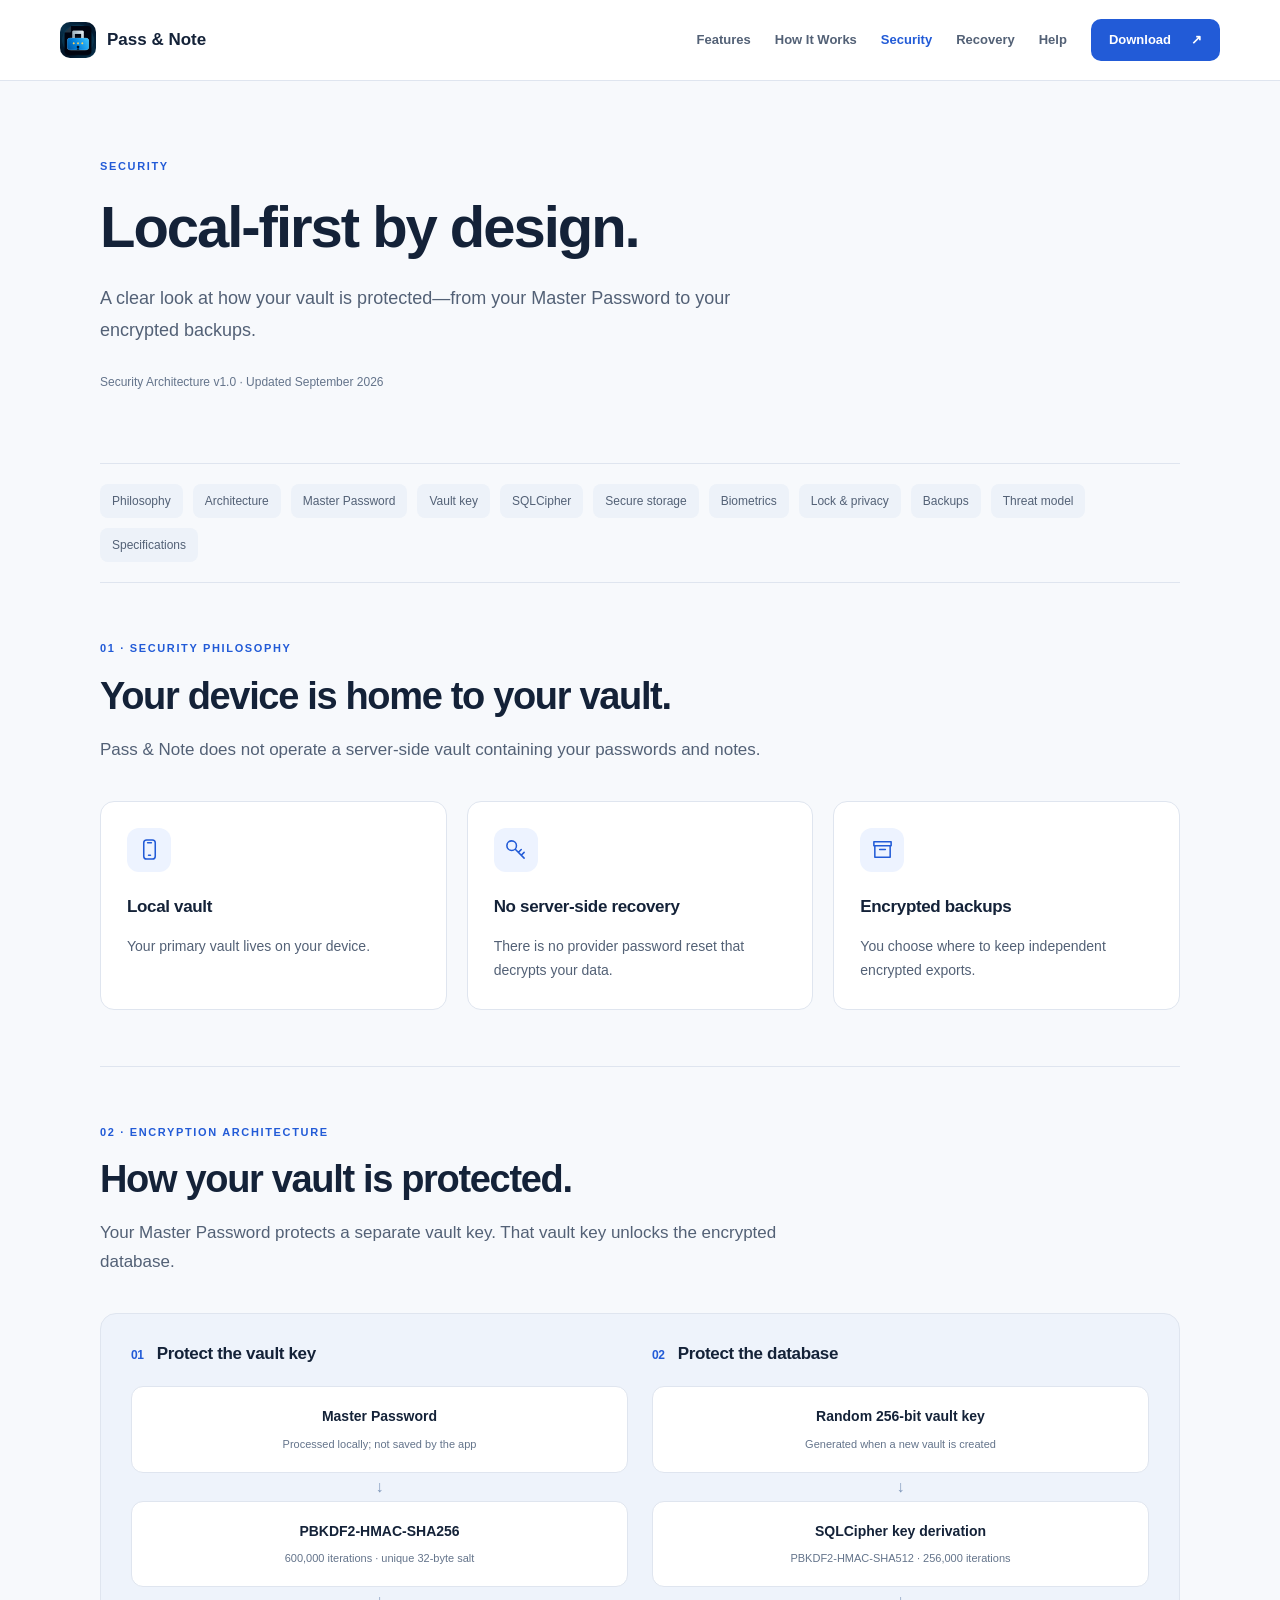
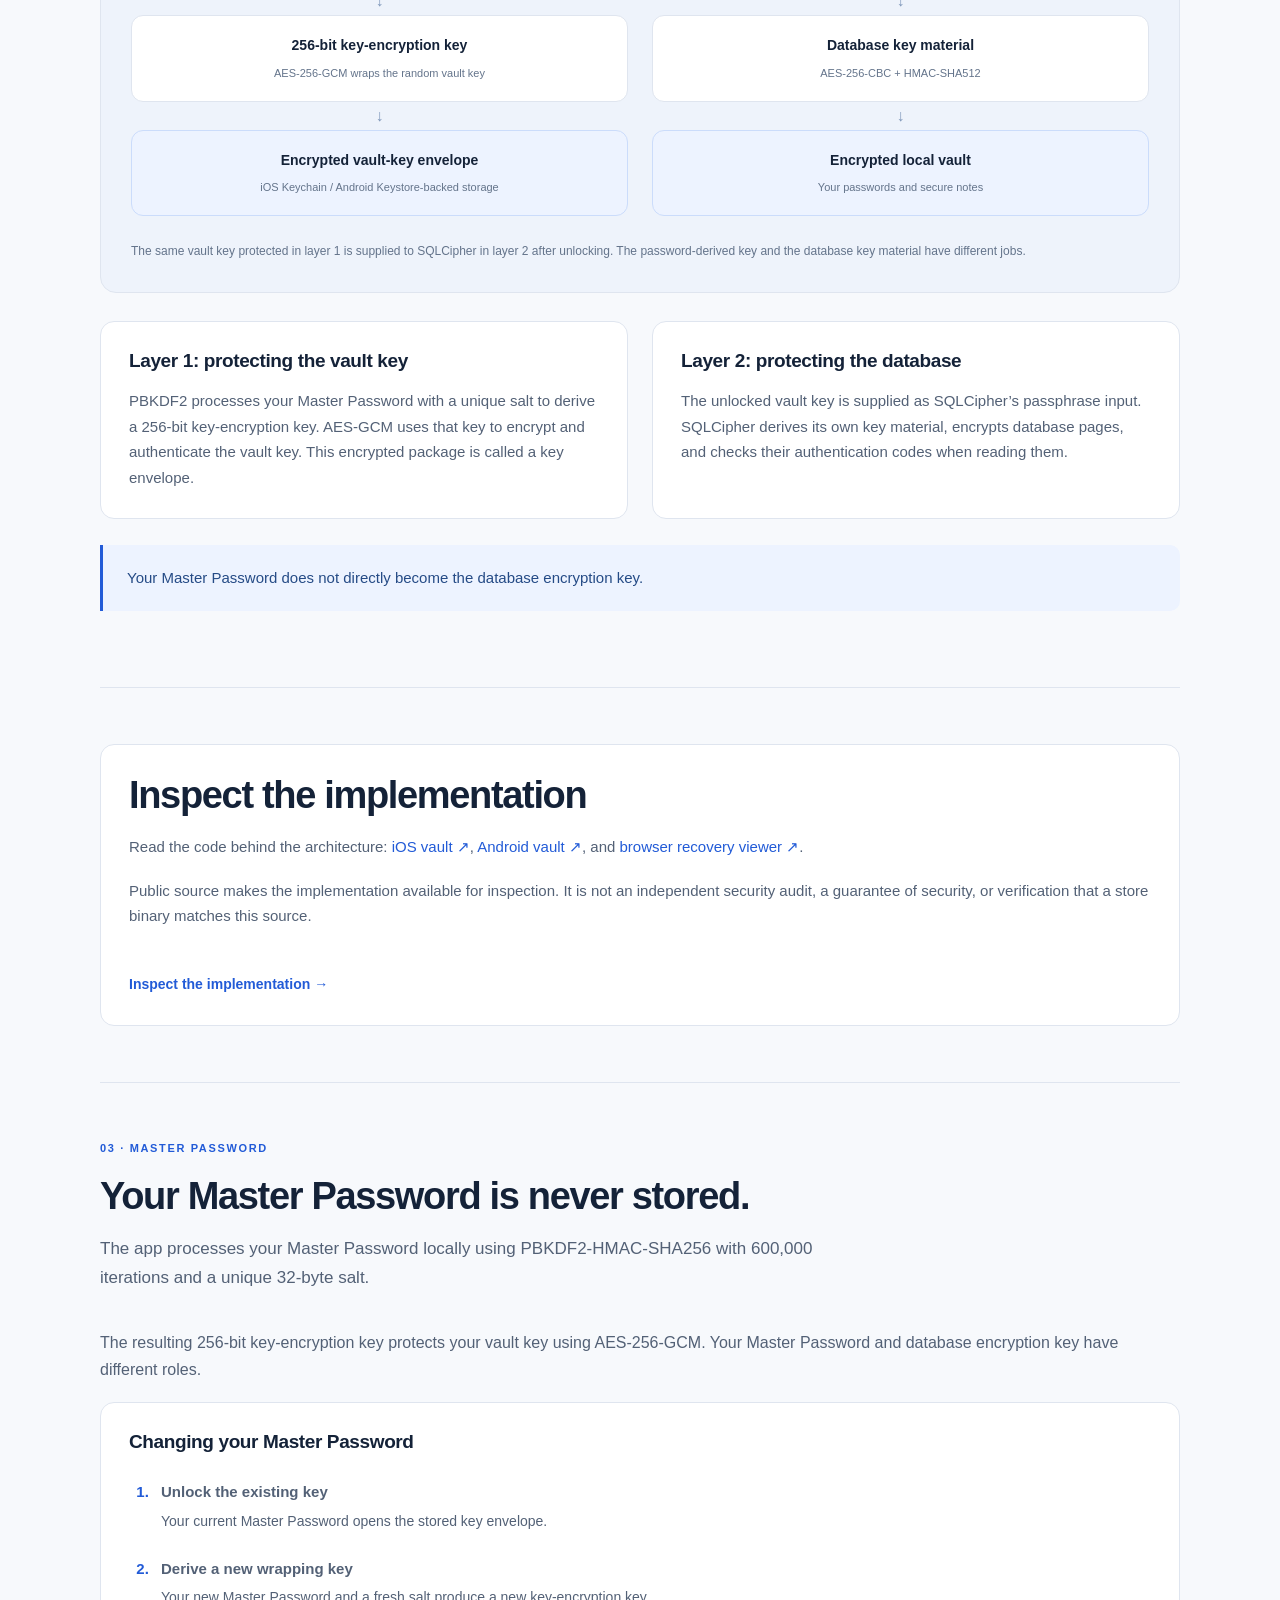
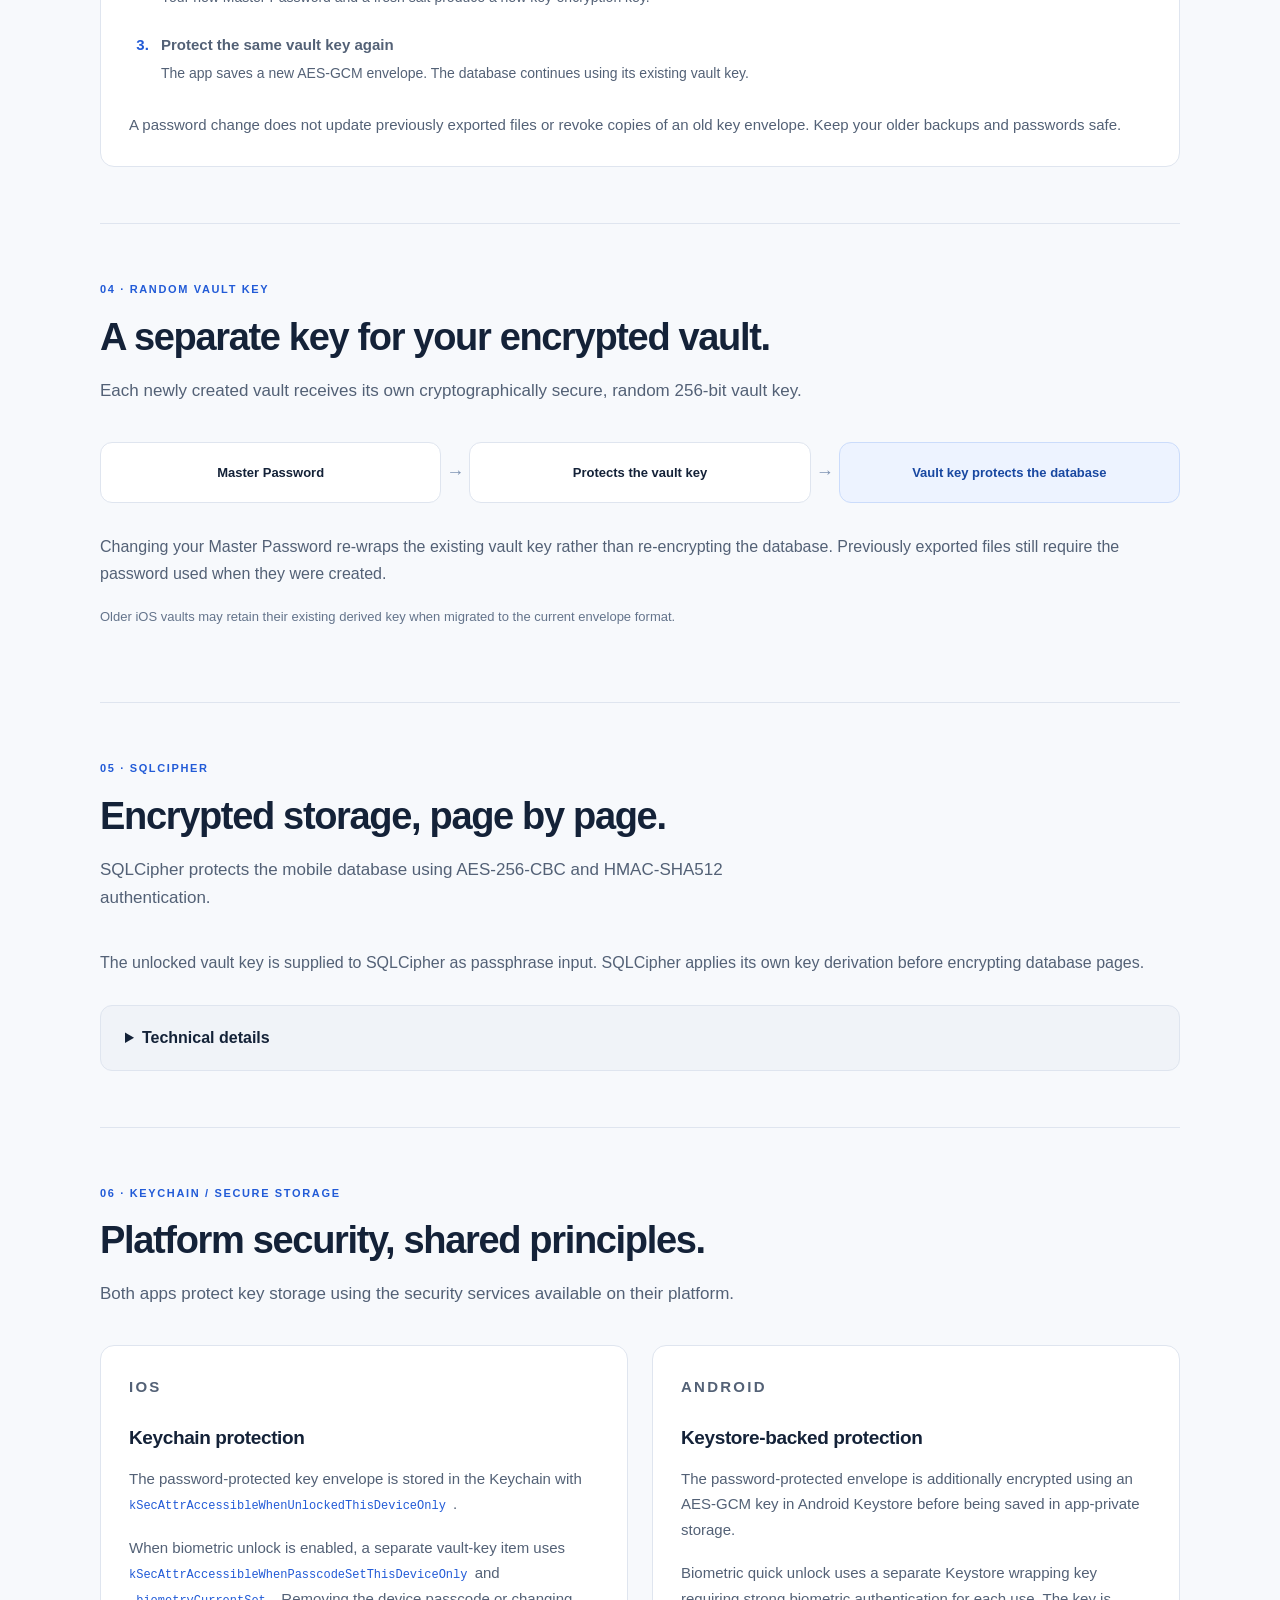
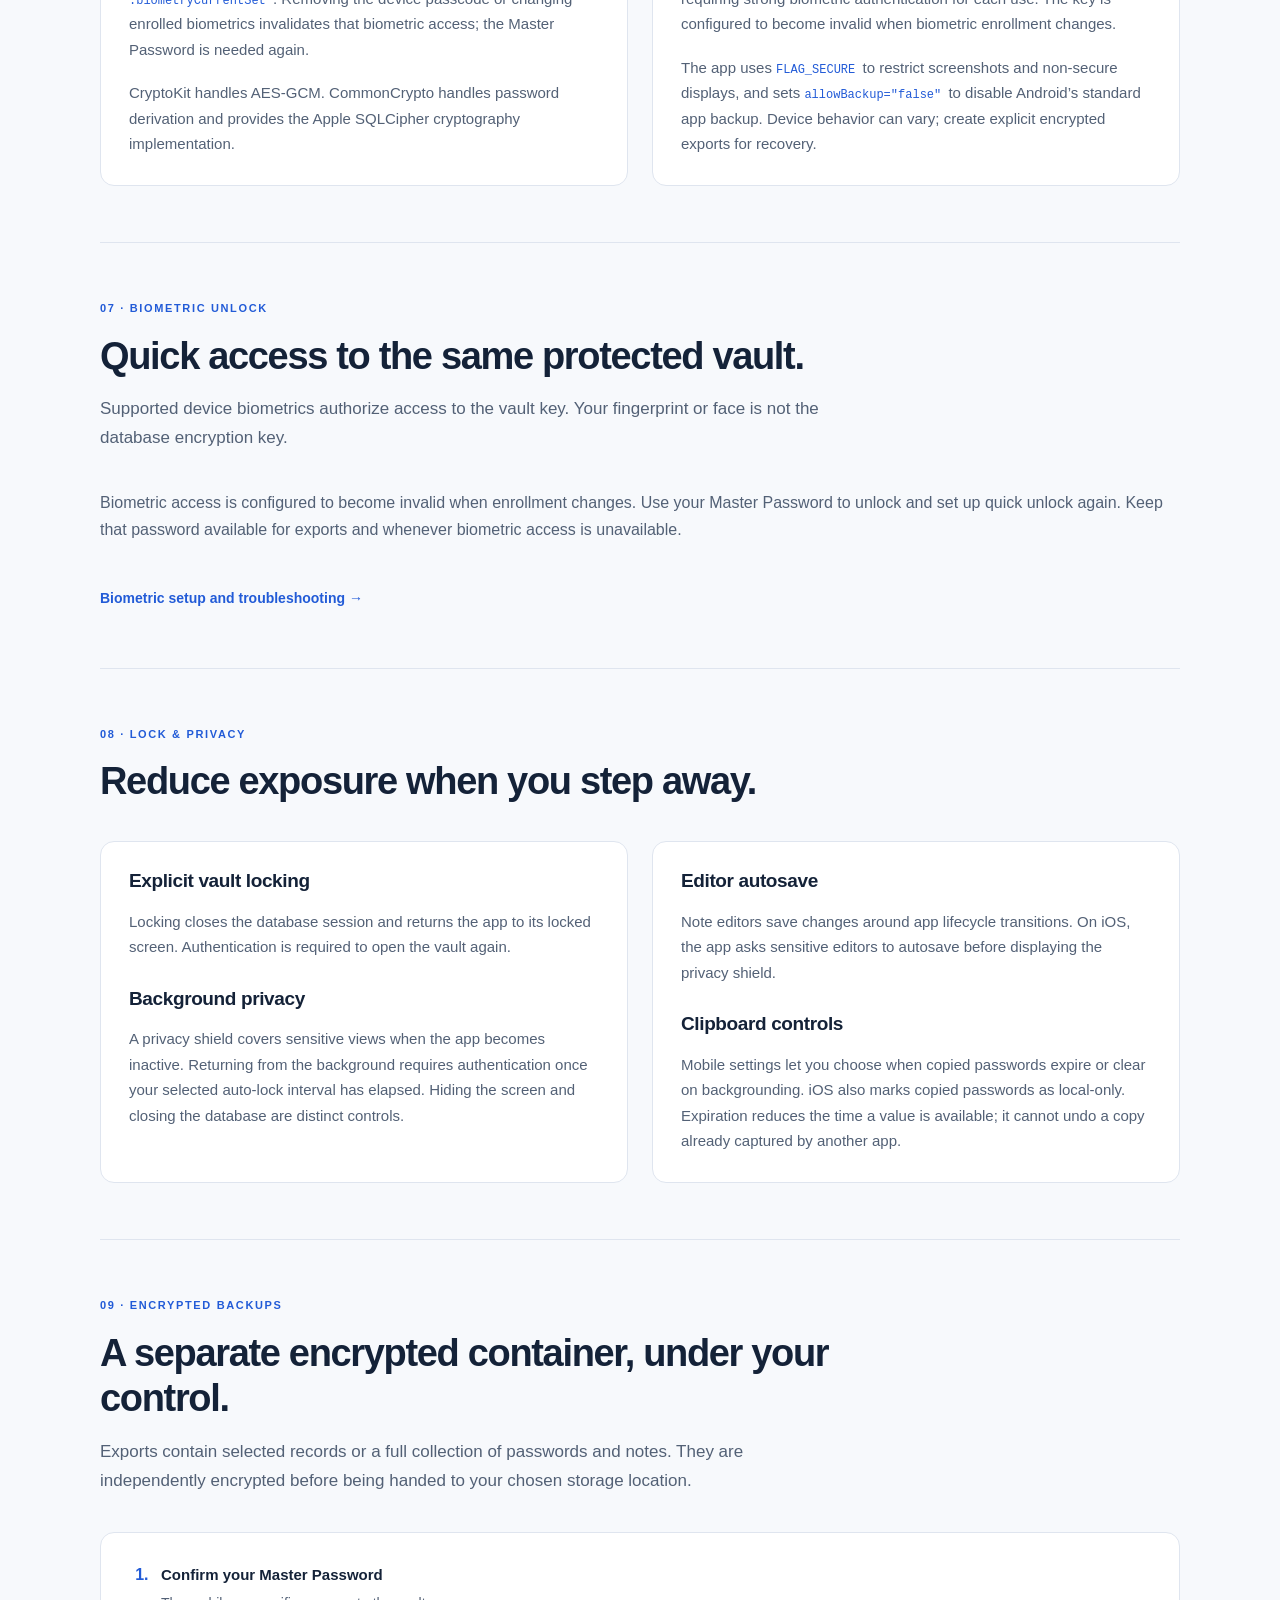
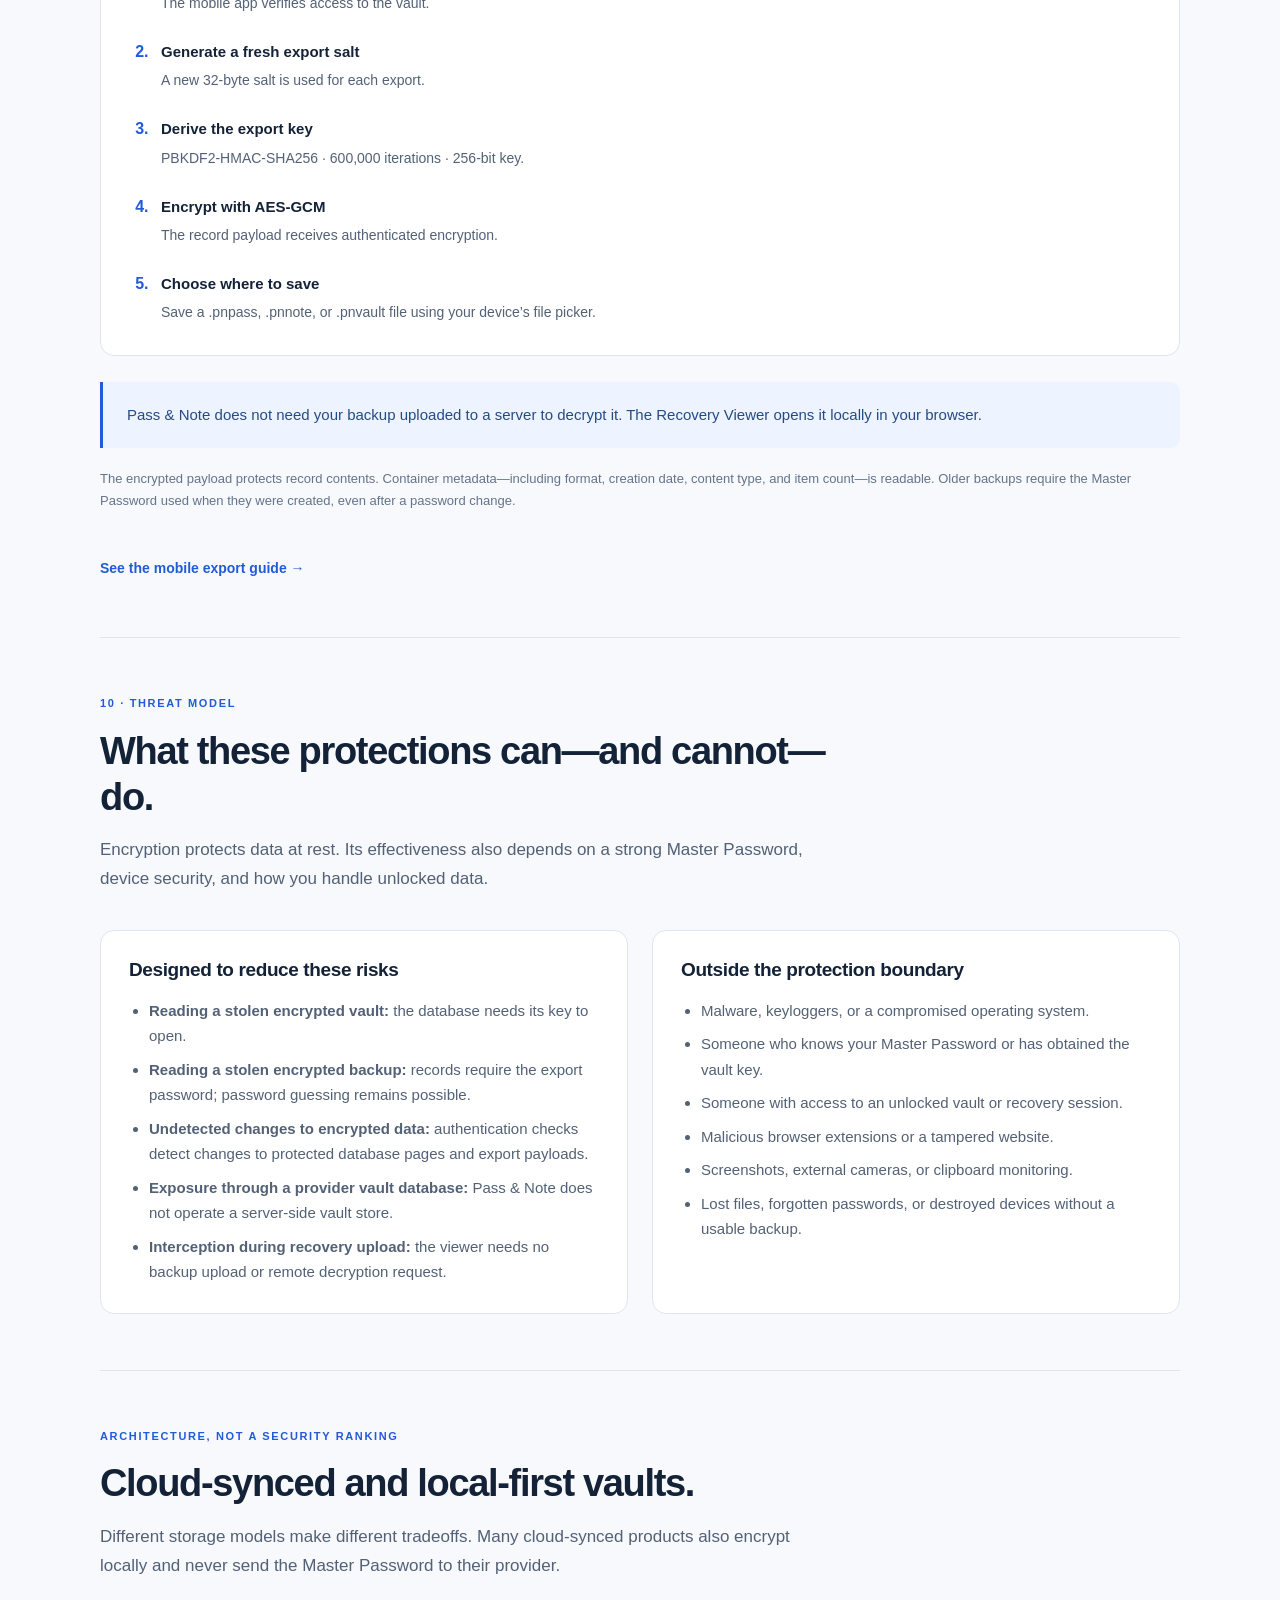
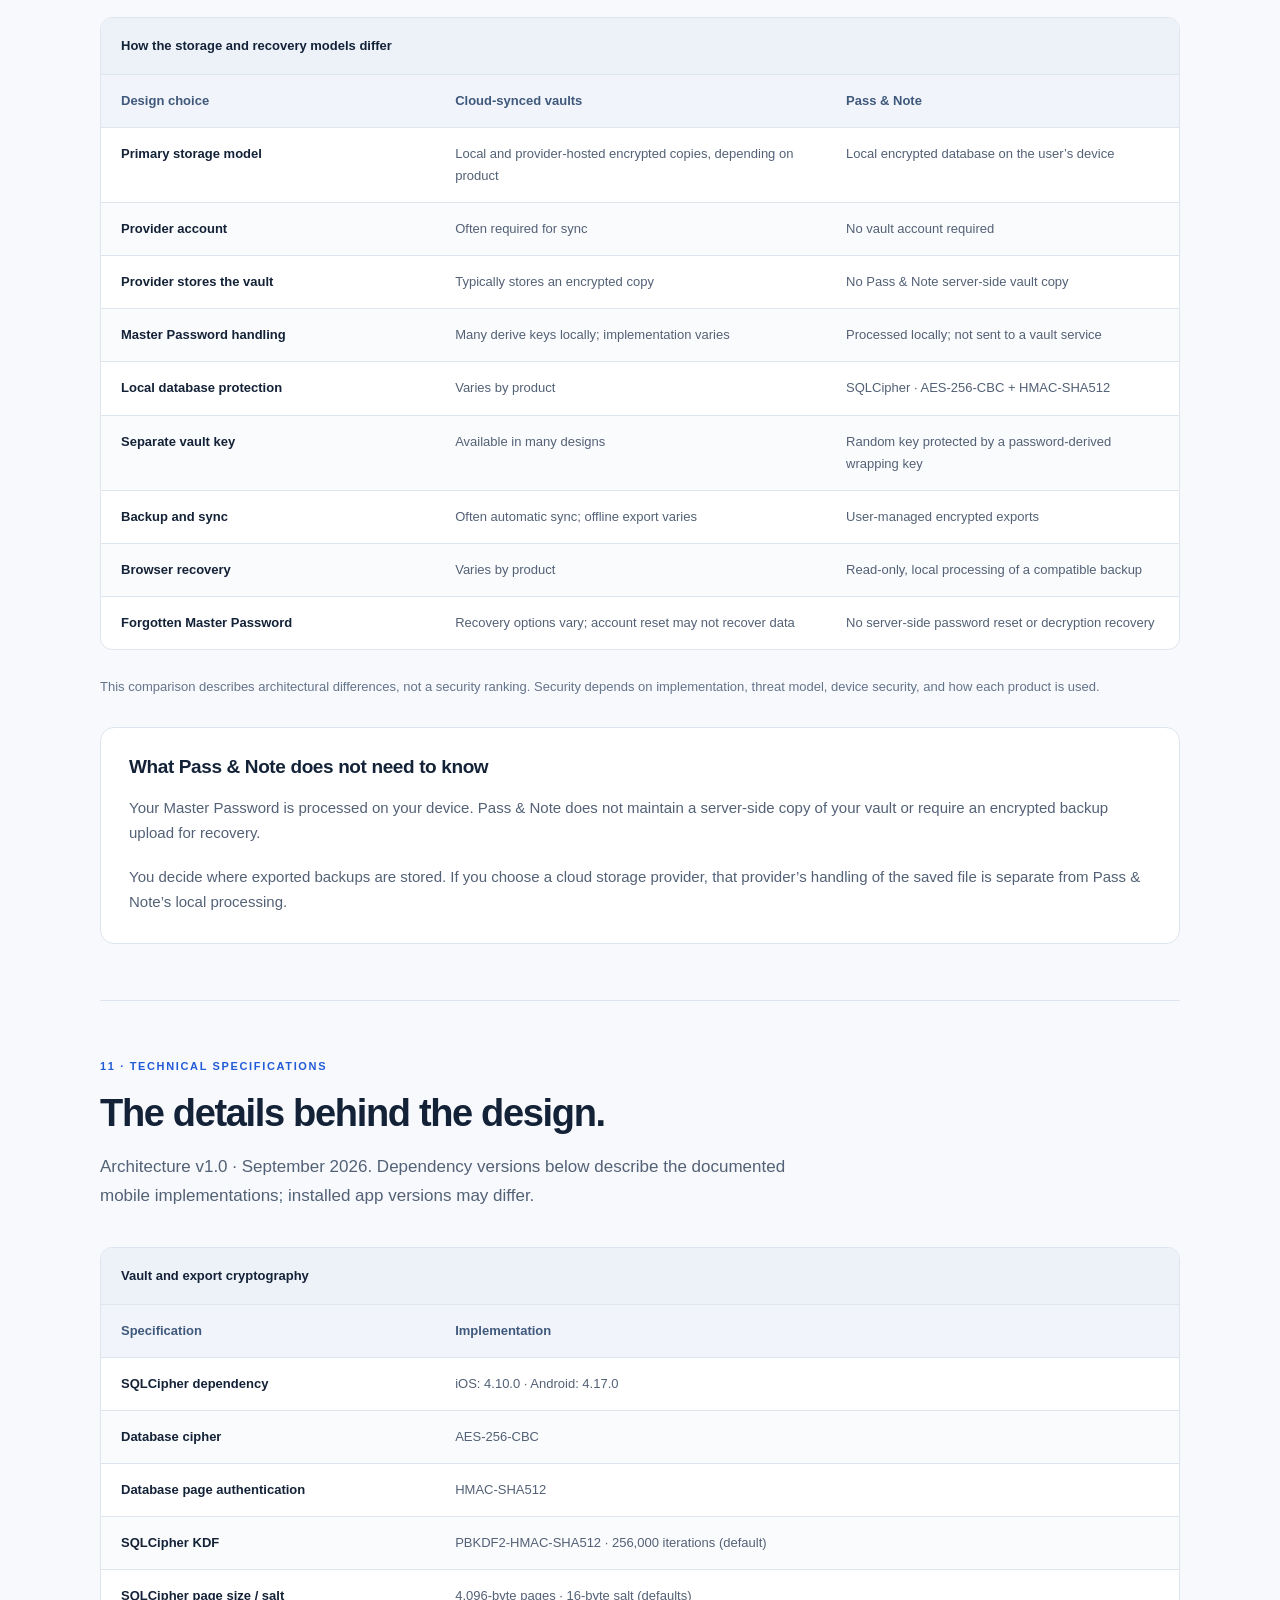
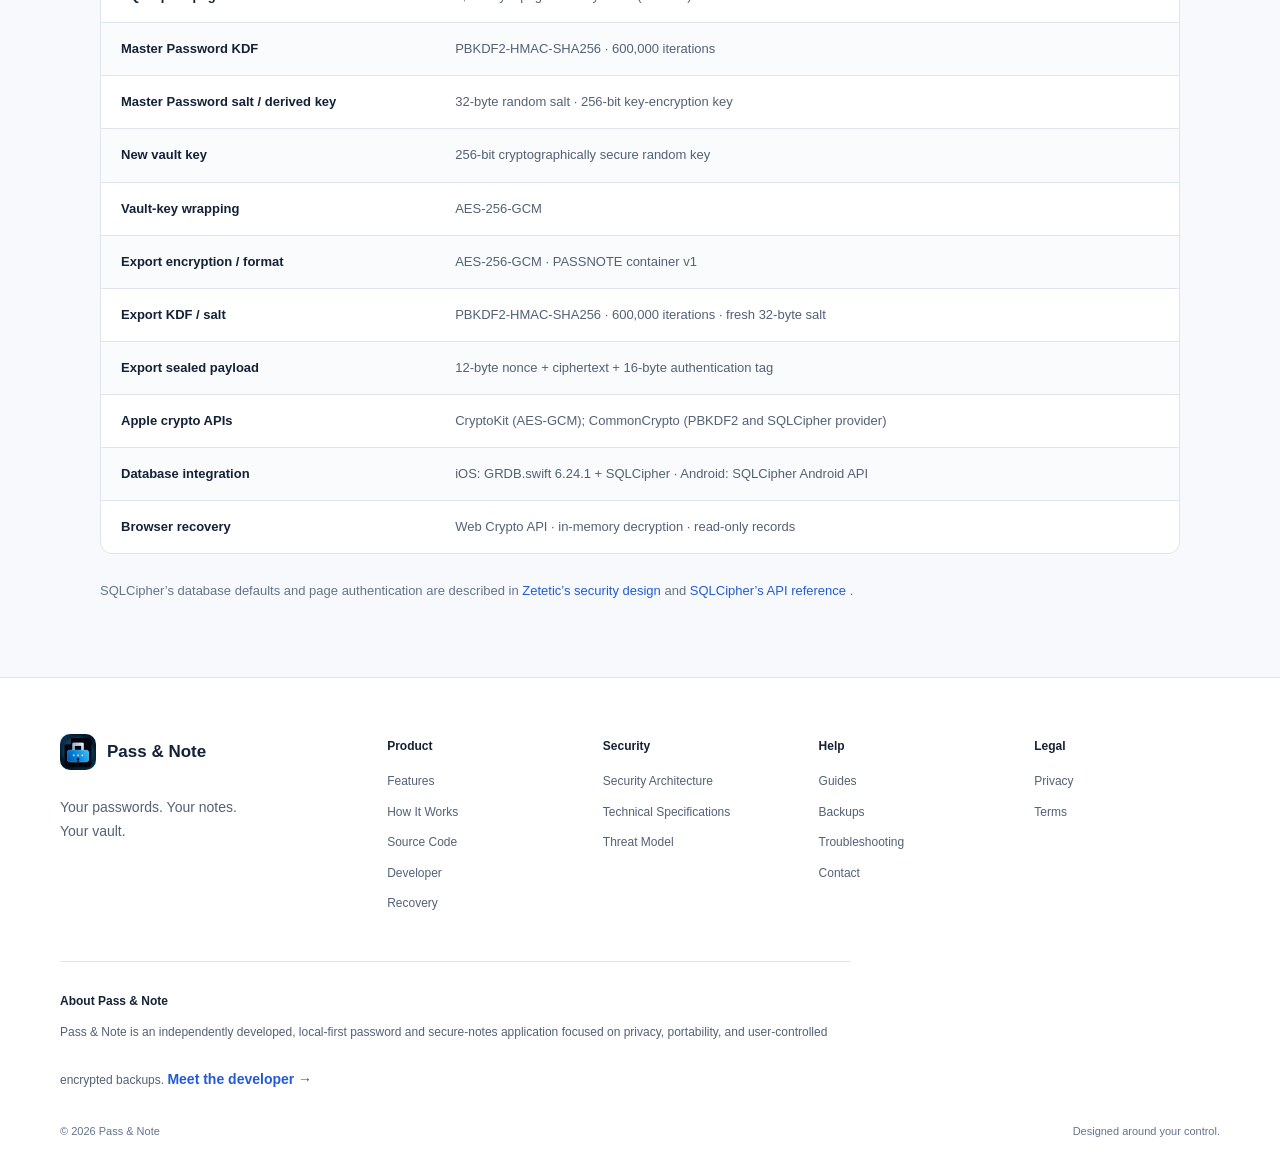
<file: security/index.html>
<!DOCTYPE html>
<html lang="en">
 <head>
  <meta charset="utf-8"/>
  <meta content="width=device-width,initial-scale=1,viewport-fit=cover" name="viewport"/>
  <meta name="color-scheme" content="light dark"/>
  <meta name="theme-color" content="#f7f9fc" media="(prefers-color-scheme: light)"/>
  <meta name="theme-color" content="#0b1220" media="(prefers-color-scheme: dark)"/>
  <meta content="Explore the encryption architecture, key management, platform protections, backups, and threat model behind Pass and Note." name="description"/>
  <meta content="default-src 'self'; script-src 'self'; style-src 'self'; img-src 'self' data:; connect-src 'none'; object-src 'none'; base-uri 'none'; form-action 'none'" http-equiv="Content-Security-Policy"/>
  <title>
   Security Architecture | Pass &amp; Note
  </title>
  <link href="https://passandnote.com/security/" rel="canonical"/>
  <link href="/assets/app-icon.png" rel="icon" sizes="1024x1024" type="image/png"/>
  <link href="/assets/app-icon.png" rel="apple-touch-icon"/>
  <link href="/styles.css?v=20260909-6" rel="stylesheet"/>
  <script defer="" src="/site.js?v=20260909-5">
  </script>
 </head>
 <body>
  <a class="skip-link" href="#main">
   Skip to content
  </a>
  <header class="site-header">
   <div class="header-inner page-width">
    <a aria-label="Pass and Note home" class="brand" href="/">
     <img alt="" height="36" src="/assets/app-icon.png" width="36"/>
     <span>
      Pass &amp; Note
     </span>
    </a>
    <button aria-controls="main-navigation" aria-expanded="false" class="menu-toggle" type="button">
     <svg aria-hidden="true" viewbox="0 0 24 24">
      <path d="M4 6h16M4 12h16M4 18h16">
      </path>
     </svg>
     <span>
      Menu
     </span>
    </button>
    <nav aria-label="Main navigation" id="main-navigation">
     <a href="/features/">
      Features
     </a>
     <a href="/how-it-works/">
      How It Works
     </a>
     <a aria-current="page" href="/security/">
      Security
     </a>
     <a href="/recovery/">
      Recovery
     </a>
     <a href="/help/">
      Help
     </a>
     <a class="nav-download" href="/#download">
      Download
      <span aria-hidden="true">
       ↗
      </span>
     </a>
    </nav>
   </div>
  </header>
  <main class="security-main page-width" id="main">
   <header class="page-hero">
    <p class="eyebrow">
     SECURITY
    </p>
    <h1>
     Local-first by design.
    </h1>
    <p class="lead">
     A clear look at how your vault is protected—from your Master Password to your encrypted backups.
    </p>
    <p class="architecture-meta">
     Security Architecture v1.0 · Updated
     <time datetime="2026-09-09">
      September 2026
     </time>
    </p>
   </header>
   <nav aria-label="Security topics" class="section-nav">
    <a href="#philosophy">
     Philosophy
    </a>
    <a href="#architecture">
     Architecture
    </a>
    <a href="#master-password">
     Master Password
    </a>
    <a href="#vault-key">
     Vault key
    </a>
    <a href="#sqlcipher">
     SQLCipher
    </a>
    <a href="#secure-storage">
     Secure storage
    </a>
    <a href="#biometrics">
     Biometrics
    </a>
    <a href="#locking">
     Lock &amp; privacy
    </a>
    <a href="#backups">
     Backups
    </a>
    <a href="#threat-model">
     Threat model
    </a>
    <a href="#specifications">
     Specifications
    </a>
   </nav>
   <section class="security-block" id="philosophy">
    <div class="section-heading">
     <p class="eyebrow">
      01 · SECURITY PHILOSOPHY
     </p>
     <h2>
      Your device is home to your vault.
     </h2>
     <p>
      Pass &amp; Note does not operate a server-side vault containing your passwords and notes.
     </p>
    </div>
    <div class="cards three">
     <article class="feature-card">
      <span class="icon-tile">
       <svg aria-hidden="true" class="line-icon" fill="none" stroke="currentColor" stroke-linecap="round" stroke-linejoin="round" stroke-width="1.6" viewbox="0 0 24 24">
        <rect height="20" rx="3" width="12" x="6" y="2">
        </rect>
        <path d="M10 5h4M11 18h2">
        </path>
       </svg>
      </span>
      <h3>
       Local vault
      </h3>
      <p>
       Your primary vault lives on your device.
      </p>
     </article>
     <article class="feature-card">
      <span class="icon-tile">
       <svg aria-hidden="true" class="line-icon" fill="none" stroke="currentColor" stroke-linecap="round" stroke-linejoin="round" stroke-width="1.6" viewbox="0 0 24 24">
        <circle cx="8" cy="8" r="5">
        </circle>
        <path d="m12 12 9 9m-3-3 3-3m-6 0 3-3">
        </path>
       </svg>
      </span>
      <h3>
       No server-side recovery
      </h3>
      <p>
       There is no provider password reset that decrypts your data.
      </p>
     </article>
     <article class="feature-card">
      <span class="icon-tile">
       <svg aria-hidden="true" class="line-icon" fill="none" stroke="currentColor" stroke-linecap="round" stroke-linejoin="round" stroke-width="1.6" viewbox="0 0 24 24">
        <path d="M4 8h16v12H4zM3 4h18v4H3zM9 12h6">
        </path>
       </svg>
      </span>
      <h3>
       Encrypted backups
      </h3>
      <p>
       You choose where to keep independent encrypted exports.
      </p>
     </article>
    </div>
   </section>
   <section aria-labelledby="architecture-title" class="security-block" id="architecture">
    <div class="section-heading">
     <p class="eyebrow">
      02 · ENCRYPTION ARCHITECTURE
     </p>
     <h2 id="architecture-title">
      How your vault is protected.
     </h2>
     <p>
      Your Master Password protects a separate vault key. That vault key unlocks the encrypted database.
     </p>
    </div>
    <figure class="architecture-figure">
     <div class="architecture-grid">
      <div class="architecture-lane">
       <h3>
        <span>
         01
        </span>
        Protect the vault key
       </h3>
       <ol class="key-flow">
        <li>
         <strong>
          Master Password
         </strong>
         <small>
          Processed locally; not saved by the app
         </small>
        </li>
        <li>
         <strong>
          PBKDF2-HMAC-SHA256
         </strong>
         <small>
          600,000 iterations · unique 32-byte salt
         </small>
        </li>
        <li>
         <strong>
          256-bit key-encryption key
         </strong>
         <small>
          AES-256-GCM wraps the random vault key
         </small>
        </li>
        <li class="flow-result">
         <strong>
          Encrypted vault-key envelope
         </strong>
         <small>
          iOS Keychain / Android Keystore-backed storage
         </small>
        </li>
       </ol>
      </div>
      <div class="architecture-lane">
       <h3>
        <span>
         02
        </span>
        Protect the database
       </h3>
       <ol class="key-flow">
        <li>
         <strong>
          Random 256-bit vault key
         </strong>
         <small>
          Generated when a new vault is created
         </small>
        </li>
        <li>
         <strong>
          SQLCipher key derivation
         </strong>
         <small>
          PBKDF2-HMAC-SHA512 · 256,000 iterations
         </small>
        </li>
        <li>
         <strong>
          Database key material
         </strong>
         <small>
          AES-256-CBC + HMAC-SHA512
         </small>
        </li>
        <li class="flow-result">
         <strong>
          Encrypted local vault
         </strong>
         <small>
          Your passwords and secure notes
         </small>
        </li>
       </ol>
      </div>
     </div>
     <figcaption>
      The same vault key protected in layer 1 is supplied to SQLCipher in layer 2 after unlocking. The password-derived key and the database key material have different jobs.
     </figcaption>
    </figure>
    <div class="security-card-grid">
     <article class="architecture-card">
      <h3>
       Layer 1: protecting the vault key
      </h3>
      <p>
       PBKDF2 processes your Master Password with a unique salt to derive a 256-bit key-encryption key. AES-GCM uses that key to encrypt and authenticate the vault key. This encrypted package is called a key envelope.
      </p>
     </article>
     <article class="architecture-card">
      <h3>
       Layer 2: protecting the database
      </h3>
      <p>
       The unlocked vault key is supplied as SQLCipher’s passphrase input. SQLCipher derives its own key material, encrypts database pages, and checks their authentication codes when reading them.
      </p>
     </article>
    </div>
    <p class="security-callout">
     Your Master Password does not directly become the database encryption key.
    </p>
   </section>
   <section class="security-block" aria-labelledby="implementation-title">
    <div class="architecture-card">
     <h2 id="implementation-title">Inspect the implementation</h2>
     <p>Read the code behind the architecture: <a href="https://github.com/siddharthlenka/PassNoteVault">iOS vault ↗</a>, <a href="https://github.com/siddharthlenka/PassAndNoteAndroid">Android vault ↗</a>, and <a href="https://github.com/siddharthlenka/PassAndNoteWeb">browser recovery viewer ↗</a>.</p>
     <p>Public source makes the implementation available for inspection. It is not an independent security audit, a guarantee of security, or verification that a store binary matches this source.</p>
     <a class="text-link" href="/source/">Inspect the implementation →</a>
    </div>
   </section>
   <section class="security-block" id="master-password">
    <div class="section-heading">
     <p class="eyebrow">
      03 · MASTER PASSWORD
     </p>
     <h2>
      Your Master Password is never stored.
     </h2>
     <p>
      The app processes your Master Password locally using PBKDF2-HMAC-SHA256 with 600,000 iterations and a unique 32-byte salt.
     </p>
    </div>
    <p>
     The resulting 256-bit key-encryption key protects your vault key using AES-256-GCM. Your Master Password and database encryption key have different roles.
    </p>
    <div class="architecture-card">
     <h3>
      Changing your Master Password
     </h3>
     <ol class="security-steps">
      <li>
       <strong>
        Unlock the existing key
       </strong>
       <span>
        Your current Master Password opens the stored key envelope.
       </span>
      </li>
      <li>
       <strong>
        Derive a new wrapping key
       </strong>
       <span>
        Your new Master Password and a fresh salt produce a new key-encryption key.
       </span>
      </li>
      <li>
       <strong>
        Protect the same vault key again
       </strong>
       <span>
        The app saves a new AES-GCM envelope. The database continues using its existing vault key.
       </span>
      </li>
     </ol>
     <p class="security-caption">
      A password change does not update previously exported files or revoke copies of an old key envelope. Keep your older backups and passwords safe.
     </p>
    </div>
   </section>
   <section class="security-block" id="vault-key">
    <div class="section-heading">
     <p class="eyebrow">
      04 · RANDOM VAULT KEY
     </p>
     <h2>
      A separate key for your encrypted vault.
     </h2>
     <p>
      Each newly created vault receives its own cryptographically secure, random 256-bit vault key.
     </p>
    </div>
    <ol class="visual-flow">
     <li>
      Master Password
     </li>
     <li>
      Protects the vault key
     </li>
     <li>
      Vault key protects the database
     </li>
    </ol>
    <p>
     Changing your Master Password re-wraps the existing vault key rather than re-encrypting the database. Previously exported files still require the password used when they were created.
    </p>
    <p class="security-caption">
     Older iOS vaults may retain their existing derived key when migrated to the current envelope format.
    </p>
   </section>
   <section class="security-block" id="sqlcipher">
    <div class="section-heading">
     <p class="eyebrow">
      05 · SQLCIPHER
     </p>
     <h2>
      Encrypted storage, page by page.
     </h2>
     <p>
      SQLCipher protects the mobile database using AES-256-CBC and HMAC-SHA512 authentication.
     </p>
    </div>
    <p>
     The unlocked vault key is supplied to SQLCipher as passphrase input. SQLCipher applies its own key derivation before encrypting database pages.
    </p>
    <details class="technical-details">
     <summary>
      Technical details
     </summary>
     <div aria-label="SQLCipher technical details" class="security-table-wrap" role="region" tabindex="0">
      <table class="security-table">
       <caption>
        Documented database configuration
       </caption>
       <tbody>
        <tr>
         <th scope="row">
          SQLCipher
         </th>
         <td>
          iOS 4.10.0 · Android 4.17.0
         </td>
        </tr>
        <tr>
         <th scope="row">
          Cipher
         </th>
         <td>
          AES-256-CBC
         </td>
        </tr>
        <tr>
         <th scope="row">
          KDF
         </th>
         <td>
          PBKDF2-HMAC-SHA512
         </td>
        </tr>
        <tr>
         <th scope="row">
          KDF iterations
         </th>
         <td>
          256,000 (default)
         </td>
        </tr>
        <tr>
         <th scope="row">
          HMAC
         </th>
         <td>
          HMAC-SHA512
         </td>
        </tr>
        <tr>
         <th scope="row">
          Page size
         </th>
         <td>
          4,096 bytes (default)
         </td>
        </tr>
        <tr>
         <th scope="row">
          Salt
         </th>
         <td>
          16 bytes (default)
         </td>
        </tr>
       </tbody>
      </table>
     </div>
    </details>
   </section>
   <section class="security-block" id="secure-storage">
    <div class="section-heading">
     <p class="eyebrow">
      06 · KEYCHAIN / SECURE STORAGE
     </p>
     <h2>
      Platform security, shared principles.
     </h2>
     <p>
      Both apps protect key storage using the security services available on their platform.
     </p>
    </div>
    <div class="security-card-grid">
     <article class="architecture-card">
      <p class="eyebrow">
       iOS
      </p>
      <h3>
       Keychain protection
      </h3>
      <p>
       The password-protected key envelope is stored in the Keychain with
       <code>
        kSecAttrAccessibleWhenUnlockedThisDeviceOnly
       </code>
       .
      </p>
      <p>
       When biometric unlock is enabled, a separate vault-key item uses
       <code>
        kSecAttrAccessibleWhenPasscodeSetThisDeviceOnly
       </code>
       and
       <code>
        .biometryCurrentSet
       </code>
       . Removing the device passcode or changing enrolled biometrics invalidates that biometric access; the Master Password is needed again.
      </p>
      <p>
       CryptoKit handles AES-GCM. CommonCrypto handles password derivation and provides the Apple SQLCipher cryptography implementation.
      </p>
     </article>
     <article class="architecture-card">
      <p class="eyebrow">
       ANDROID
      </p>
      <h3>
       Keystore-backed protection
      </h3>
      <p>
       The password-protected envelope is additionally encrypted using an AES-GCM key in Android Keystore before being saved in app-private storage.
      </p>
      <p>
       Biometric quick unlock uses a separate Keystore wrapping key requiring strong biometric authentication for each use. The key is configured to become invalid when biometric enrollment changes.
      </p>
      <p>
       The app uses
       <code>
        FLAG_SECURE
       </code>
       to restrict screenshots and non-secure displays, and sets
       <code>
        allowBackup="false"
       </code>
       to disable Android’s standard app backup. Device behavior can vary; create explicit encrypted exports for recovery.
      </p>
     </article>
    </div>
   </section>
   <section class="security-block" id="biometrics">
    <div class="section-heading">
     <p class="eyebrow">
      07 · BIOMETRIC UNLOCK
     </p>
     <h2>
      Quick access to the same protected vault.
     </h2>
     <p>
      Supported device biometrics authorize access to the vault key. Your fingerprint or face is not the database encryption key.
     </p>
    </div>
    <p>
     Biometric access is configured to become invalid when enrollment changes. Use your Master Password to unlock and set up quick unlock again. Keep that password available for exports and whenever biometric access is unavailable.
    </p>
    <a class="text-link" href="/help/#biometrics-help">
     Biometric setup and troubleshooting →
    </a>
   </section>
   <section aria-labelledby="locking-title" class="security-block" id="locking">
    <div class="section-heading">
     <p class="eyebrow">
      08 · LOCK &amp; PRIVACY
     </p>
     <h2 id="locking-title">
      Reduce exposure when you step away.
     </h2>
    </div>
    <div class="security-card-grid">
     <article class="architecture-card">
      <h3>
       Explicit vault locking
      </h3>
      <p>
       Locking closes the database session and returns the app to its locked screen. Authentication is required to open the vault again.
      </p>
      <h3>
       Background privacy
      </h3>
      <p>
       A privacy shield covers sensitive views when the app becomes inactive. Returning from the background requires authentication once your selected auto-lock interval has elapsed. Hiding the screen and closing the database are distinct controls.
      </p>
     </article>
     <article class="architecture-card">
      <h3>
       Editor autosave
      </h3>
      <p>
       Note editors save changes around app lifecycle transitions. On iOS, the app asks sensitive editors to autosave before displaying the privacy shield.
      </p>
      <h3>
       Clipboard controls
      </h3>
      <p>
       Mobile settings let you choose when copied passwords expire or clear on backgrounding. iOS also marks copied passwords as local-only. Expiration reduces the time a value is available; it cannot undo a copy already captured by another app.
      </p>
     </article>
    </div>
   </section>
   <section aria-labelledby="backups-title" class="security-block" id="backups">
    <div class="section-heading">
     <p class="eyebrow">
      09 · ENCRYPTED BACKUPS
     </p>
     <h2 id="backups-title">
      A separate encrypted container, under your control.
     </h2>
     <p>
      Exports contain selected records or a full collection of passwords and notes. They are independently encrypted before being handed to your chosen storage location.
     </p>
    </div>
    <ol class="security-steps backup-flow">
     <li>
      <strong>
       Confirm your Master Password
      </strong>
      <span>
       The mobile app verifies access to the vault.
      </span>
     </li>
     <li>
      <strong>
       Generate a fresh export salt
      </strong>
      <span>
       A new 32-byte salt is used for each export.
      </span>
     </li>
     <li>
      <strong>
       Derive the export key
      </strong>
      <span>
       PBKDF2-HMAC-SHA256 · 600,000 iterations · 256-bit key.
      </span>
     </li>
     <li>
      <strong>
       Encrypt with AES-GCM
      </strong>
      <span>
       The record payload receives authenticated encryption.
      </span>
     </li>
     <li>
      <strong>
       Choose where to save
      </strong>
      <span>
       Save a .pnpass, .pnnote, or .pnvault file using your device’s file picker.
      </span>
     </li>
    </ol>
    <div class="security-callout">
     Pass &amp; Note does not need your backup uploaded to a server to decrypt it. The Recovery Viewer opens it locally in your browser.
    </div>
    <p class="security-caption">
     The encrypted payload protects record contents. Container metadata—including format, creation date, content type, and item count—is readable. Older backups require the Master Password used when they were created, even after a password change.
    </p>
    <a class="text-link" href="/help/#backups">
     See the mobile export guide →
    </a>
   </section>
   <section aria-labelledby="threat-title" class="security-block" id="threat-model">
    <div class="section-heading">
     <p class="eyebrow">
      10 · THREAT MODEL
     </p>
     <h2 id="threat-title">
      What these protections can—and cannot—do.
     </h2>
     <p>
      Encryption protects data at rest. Its effectiveness also depends on a strong Master Password, device security, and how you handle unlocked data.
     </p>
    </div>
    <div class="security-card-grid">
     <article class="architecture-card threat-positive">
      <h3>
       Designed to reduce these risks
      </h3>
      <ul>
       <li>
        <strong>
         Reading a stolen encrypted vault:
        </strong>
        the database needs its key to open.
       </li>
       <li>
        <strong>
         Reading a stolen encrypted backup:
        </strong>
        records require the export password; password guessing remains possible.
       </li>
       <li>
        <strong>
         Undetected changes to encrypted data:
        </strong>
        authentication checks detect changes to protected database pages and export payloads.
       </li>
       <li>
        <strong>
         Exposure through a provider vault database:
        </strong>
        Pass &amp; Note does not operate a server-side vault store.
       </li>
       <li>
        <strong>
         Interception during recovery upload:
        </strong>
        the viewer needs no backup upload or remote decryption request.
       </li>
      </ul>
     </article>
     <article class="architecture-card threat-negative">
      <h3>
       Outside the protection boundary
      </h3>
      <ul>
       <li>
        Malware, keyloggers, or a compromised operating system.
       </li>
       <li>
        Someone who knows your Master Password or has obtained the vault key.
       </li>
       <li>
        Someone with access to an unlocked vault or recovery session.
       </li>
       <li>
        Malicious browser extensions or a tampered website.
       </li>
       <li>
        Screenshots, external cameras, or clipboard monitoring.
       </li>
       <li>
        Lost files, forgotten passwords, or destroyed devices without a usable backup.
       </li>
      </ul>
     </article>
    </div>
   </section>
   <section aria-labelledby="comparison-title" class="security-block" id="comparison">
    <div class="section-heading">
     <p class="eyebrow">
      ARCHITECTURE, NOT A SECURITY RANKING
     </p>
     <h2 id="comparison-title">
      Cloud-synced and local-first vaults.
     </h2>
     <p>
      Different storage models make different tradeoffs. Many cloud-synced products also encrypt locally and never send the Master Password to their provider.
     </p>
    </div>
    <div aria-label="Vault architecture comparison" class="security-table-wrap" role="region" tabindex="0">
     <table class="security-table">
      <caption>
       How the storage and recovery models differ
      </caption>
      <thead>
       <tr>
        <th scope="col">
         Design choice
        </th>
        <th scope="col">
         Cloud-synced vaults
        </th>
        <th scope="col">
         Pass &amp; Note
        </th>
       </tr>
      </thead>
      <tbody>
       <tr>
        <th scope="row">
         Primary storage model
        </th>
        <td>
         Local and provider-hosted encrypted copies, depending on product
        </td>
        <td>
         Local encrypted database on the user’s device
        </td>
       </tr>
       <tr>
        <th scope="row">
         Provider account
        </th>
        <td>
         Often required for sync
        </td>
        <td>
         No vault account required
        </td>
       </tr>
       <tr>
        <th scope="row">
         Provider stores the vault
        </th>
        <td>
         Typically stores an encrypted copy
        </td>
        <td>
         No Pass &amp; Note server-side vault copy
        </td>
       </tr>
       <tr>
        <th scope="row">
         Master Password handling
        </th>
        <td>
         Many derive keys locally; implementation varies
        </td>
        <td>
         Processed locally; not sent to a vault service
        </td>
       </tr>
       <tr>
        <th scope="row">
         Local database protection
        </th>
        <td>
         Varies by product
        </td>
        <td>
         SQLCipher · AES-256-CBC + HMAC-SHA512
        </td>
       </tr>
       <tr>
        <th scope="row">
         Separate vault key
        </th>
        <td>
         Available in many designs
        </td>
        <td>
         Random key protected by a password-derived wrapping key
        </td>
       </tr>
       <tr>
        <th scope="row">
         Backup and sync
        </th>
        <td>
         Often automatic sync; offline export varies
        </td>
        <td>
         User-managed encrypted exports
        </td>
       </tr>
       <tr>
        <th scope="row">
         Browser recovery
        </th>
        <td>
         Varies by product
        </td>
        <td>
         Read-only, local processing of a compatible backup
        </td>
       </tr>
       <tr>
        <th scope="row">
         Forgotten Master Password
        </th>
        <td>
         Recovery options vary; account reset may not recover data
        </td>
        <td>
         No server-side password reset or decryption recovery
        </td>
       </tr>
      </tbody>
     </table>
    </div>
    <p class="security-caption">
     This comparison describes architectural differences, not a security ranking. Security depends on implementation, threat model, device security, and how each product is used.
    </p>
    <div class="architecture-card knowledge-card">
     <h3>
      What Pass &amp; Note does not need to know
     </h3>
     <p>
      Your Master Password is processed on your device. Pass &amp; Note does not maintain a server-side copy of your vault or require an encrypted backup upload for recovery.
     </p>
     <p>
      You decide where exported backups are stored. If you choose a cloud storage provider, that provider’s handling of the saved file is separate from Pass &amp; Note’s local processing.
     </p>
    </div>
   </section>
   <section aria-labelledby="specs-title" class="security-block" id="specifications">
    <div class="section-heading">
     <p class="eyebrow">
      11 · TECHNICAL SPECIFICATIONS
     </p>
     <h2 id="specs-title">
      The details behind the design.
     </h2>
     <p>
      Architecture v1.0 · September 2026. Dependency versions below describe the documented mobile implementations; installed app versions may differ.
     </p>
    </div>
    <div aria-label="Cryptographic specifications" class="security-table-wrap" role="region" tabindex="0">
     <table class="security-table">
      <caption>
       Vault and export cryptography
      </caption>
      <thead>
       <tr>
        <th scope="col">
         Specification
        </th>
        <th scope="col">
         Implementation
        </th>
       </tr>
      </thead>
      <tbody>
       <tr>
        <th scope="row">
         SQLCipher dependency
        </th>
        <td>
         iOS: 4.10.0 · Android: 4.17.0
        </td>
       </tr>
       <tr>
        <th scope="row">
         Database cipher
        </th>
        <td>
         AES-256-CBC
        </td>
       </tr>
       <tr>
        <th scope="row">
         Database page authentication
        </th>
        <td>
         HMAC-SHA512
        </td>
       </tr>
       <tr>
        <th scope="row">
         SQLCipher KDF
        </th>
        <td>
         PBKDF2-HMAC-SHA512 · 256,000 iterations (default)
        </td>
       </tr>
       <tr>
        <th scope="row">
         SQLCipher page size / salt
        </th>
        <td>
         4,096-byte pages · 16-byte salt (defaults)
        </td>
       </tr>
       <tr>
        <th scope="row">
         Master Password KDF
        </th>
        <td>
         PBKDF2-HMAC-SHA256 · 600,000 iterations
        </td>
       </tr>
       <tr>
        <th scope="row">
         Master Password salt / derived key
        </th>
        <td>
         32-byte random salt · 256-bit key-encryption key
        </td>
       </tr>
       <tr>
        <th scope="row">
         New vault key
        </th>
        <td>
         256-bit cryptographically secure random key
        </td>
       </tr>
       <tr>
        <th scope="row">
         Vault-key wrapping
        </th>
        <td>
         AES-256-GCM
        </td>
       </tr>
       <tr>
        <th scope="row">
         Export encryption / format
        </th>
        <td>
         AES-256-GCM · PASSNOTE container v1
        </td>
       </tr>
       <tr>
        <th scope="row">
         Export KDF / salt
        </th>
        <td>
         PBKDF2-HMAC-SHA256 · 600,000 iterations · fresh 32-byte salt
        </td>
       </tr>
       <tr>
        <th scope="row">
         Export sealed payload
        </th>
        <td>
         12-byte nonce + ciphertext + 16-byte authentication tag
        </td>
       </tr>
       <tr>
        <th scope="row">
         Apple crypto APIs
        </th>
        <td>
         CryptoKit (AES-GCM); CommonCrypto (PBKDF2 and SQLCipher provider)
        </td>
       </tr>
       <tr>
        <th scope="row">
         Database integration
        </th>
        <td>
         iOS: GRDB.swift 6.24.1 + SQLCipher · Android: SQLCipher Android API
        </td>
       </tr>
       <tr>
        <th scope="row">
         Browser recovery
        </th>
        <td>
         Web Crypto API · in-memory decryption · read-only records
        </td>
       </tr>
      </tbody>
     </table>
    </div>
    <p class="security-caption">
     SQLCipher’s database defaults and page authentication are described in
     <a href="https://www.zetetic.net/sqlcipher/design/" rel="noopener noreferrer" target="_blank">
      Zetetic’s security design
     </a>
     and
     <a href="https://www.zetetic.net/sqlcipher/sqlcipher-api/" rel="noopener noreferrer" target="_blank">
      SQLCipher’s API reference
     </a>
     .
    </p>
   </section>
  </main>
  <footer class="site-footer">
   <div class="page-width">
    <div class="footer-grid">
     <div class="footer-brand">
      <a class="brand" href="/">
       <img alt="" height="36" src="/assets/app-icon.png" width="36"/>
       <span>
        Pass &amp; Note
       </span>
      </a>
      <p>
       Your passwords. Your notes.
       <br/>
       Your vault.
      </p>
     </div>
     <div>
      <h2>
       Product
      </h2>
      <a href="/features/">
       Features
      </a>
      <a href="/how-it-works/">
       How It Works
      </a>
      <a href="/source/">Source Code</a>
      <a href="/developer/">Developer</a>
      <a href="/recovery/">
       Recovery
      </a>
     </div>
     <div>
      <h2>
       Security
      </h2>
      <a href="/security/">
       Security Architecture
      </a>
      <a href="/security/#specifications">
       Technical Specifications
      </a>
      <a href="/security/#threat-model">
       Threat Model
      </a>
     </div>
     <div>
      <h2>
       Help
      </h2>
      <a href="/help/">
       Guides
      </a>
      <a href="/help/#backups">
       Backups
      </a>
      <a href="/help/#troubleshooting">
       Troubleshooting
      </a>
      <a href="mailto:support@passandnote.com">
       Contact
      </a>
     </div>
     <div>
      <h2>
       Legal
      </h2>
      <a href="/privacy/">
       Privacy
      </a>
      <a href="/terms/">
       Terms
      </a>
     </div>
    </div>
    <div class="footer-about" id="about">
     <strong>
      About Pass &amp; Note
     </strong>
     <p>
      Pass &amp; Note is an independently developed, local-first password and secure-notes application focused on privacy, portability, and user-controlled encrypted backups. <a class="text-link" href="/developer/">Meet the developer →</a>
     </p>
    </div>
    <div class="footer-bottom">
     <span>
      © 2026 Pass &amp; Note
     </span>
     <span>
      Designed around your control.
     </span>
    </div>
   </div>
  </footer>
 </body>
</html>
</file>
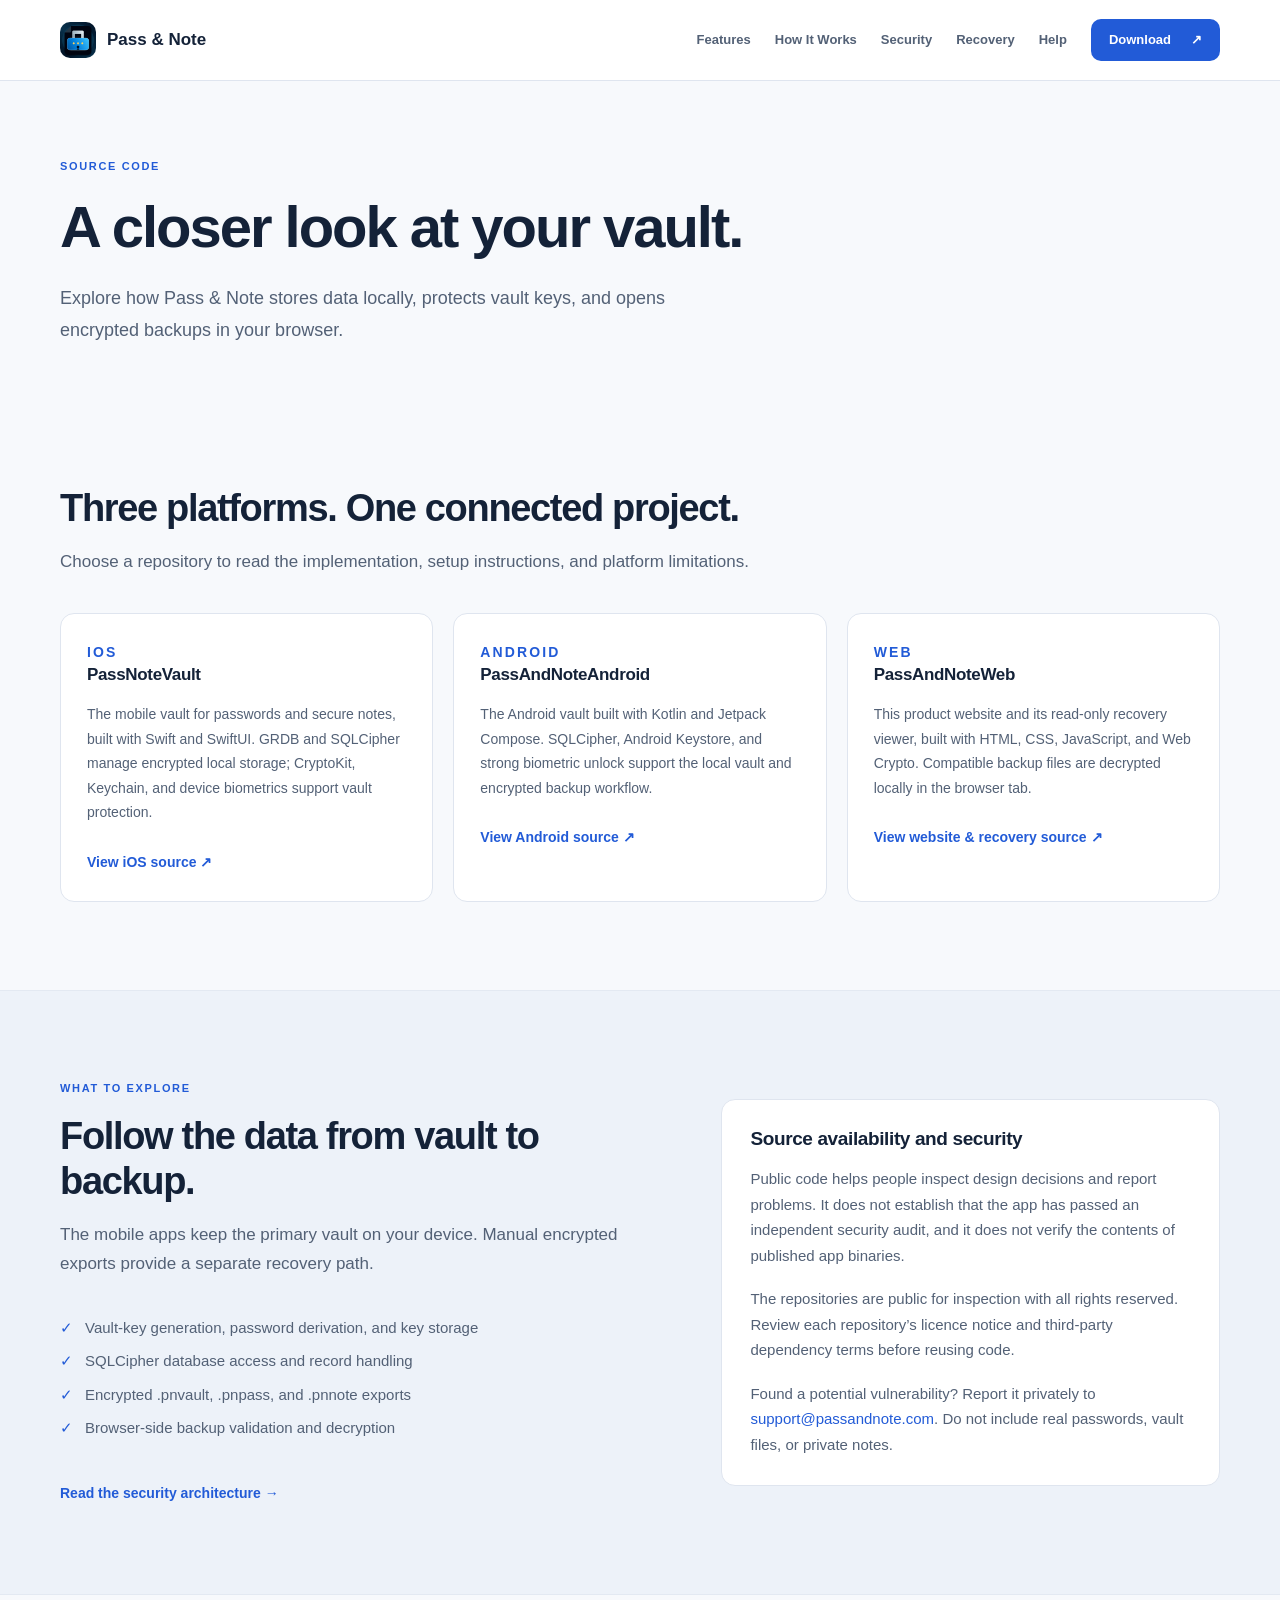
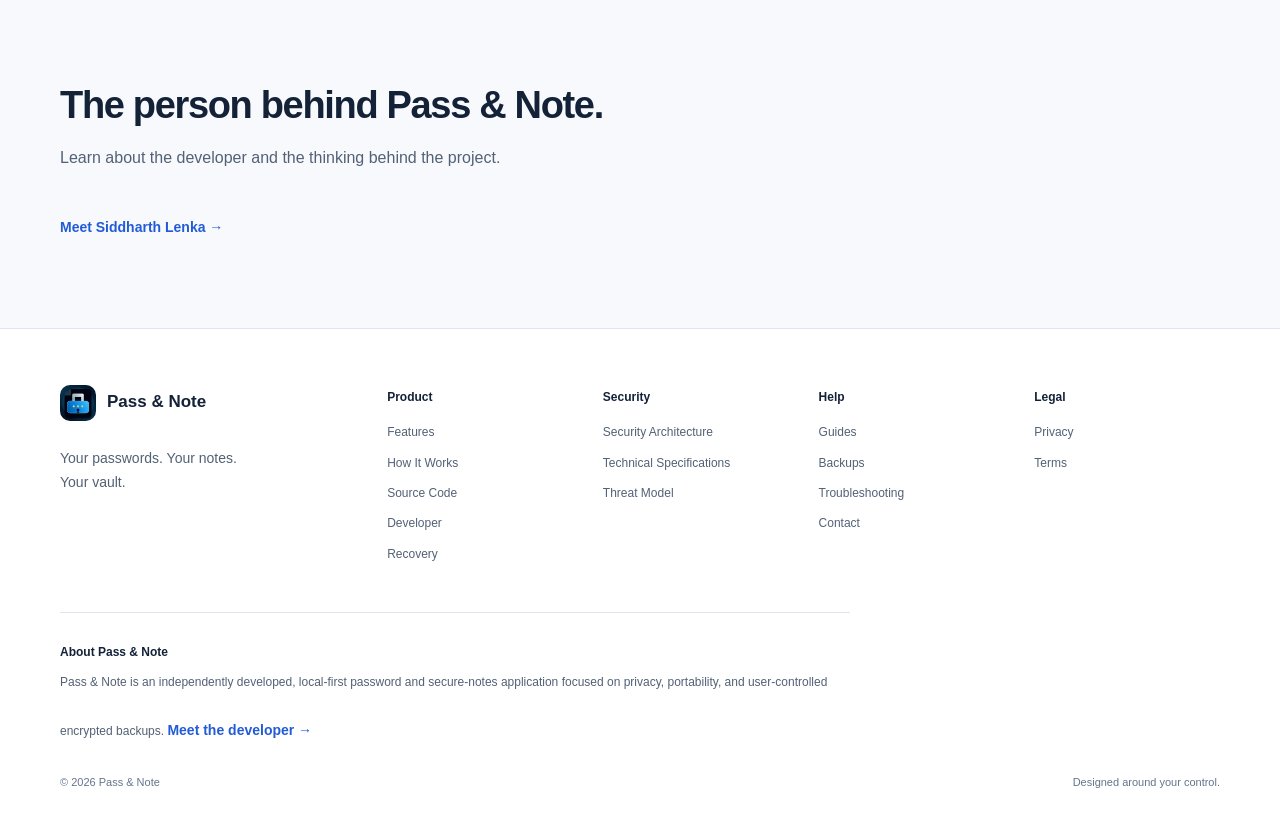
<file: source/index.html>
<!DOCTYPE html>
<html lang="en">
 <head>
  <meta charset="utf-8"/>
  <meta content="width=device-width,initial-scale=1,viewport-fit=cover" name="viewport"/>
  <meta name="color-scheme" content="light dark"/>
  <meta name="theme-color" content="#f7f9fc" media="(prefers-color-scheme: light)"/>
  <meta name="theme-color" content="#0b1220" media="(prefers-color-scheme: dark)"/>
  <meta content="Inspect the public source for the Pass and Note iOS vault, Android vault, and local browser recovery viewer." name="description"/>
  <meta content="default-src 'self'; script-src 'self'; style-src 'self'; img-src 'self' data:; connect-src 'none'; object-src 'none'; base-uri 'none'; form-action 'none'" http-equiv="Content-Security-Policy"/>
  <title>Source code | Pass &amp; Note</title>
  <link href="https://passandnote.com/source/" rel="canonical"/>
  <link href="/assets/app-icon.png" rel="icon" sizes="1024x1024" type="image/png"/>
  <link href="/assets/app-icon.png" rel="apple-touch-icon"/>
  <link href="/styles.css?v=20260909-6" rel="stylesheet"/>
  <script defer="" src="/site.js?v=20260909-5">
  </script>
 </head>
 <body>
  <a class="skip-link" href="#main">
   Skip to content
  </a>
  <header class="site-header">
   <div class="header-inner page-width">
    <a aria-label="Pass and Note home" class="brand" href="/">
     <img alt="" height="36" src="/assets/app-icon.png" width="36"/>
     <span>
      Pass &amp; Note
     </span>
    </a>
    <button aria-controls="main-navigation" aria-expanded="false" class="menu-toggle" type="button">
     <svg aria-hidden="true" viewbox="0 0 24 24">
      <path d="M4 6h16M4 12h16M4 18h16">
      </path>
     </svg>
     <span>
      Menu
     </span>
    </button>
    <nav aria-label="Main navigation" id="main-navigation">
     <a href="/features/">
      Features
     </a>
     <a href="/how-it-works/">
      How It Works
     </a>
     <a href="/security/">
      Security
     </a>
     <a href="/recovery/">
      Recovery
     </a>
     <a href="/help/">
      Help
     </a>
     <a class="nav-download" href="/#download">
      Download
      <span aria-hidden="true">
       ↗
      </span>
     </a>
    </nav>
   </div>
  </header>
  <main id="main">
   <header class="page-hero page-width">
    <p class="eyebrow">SOURCE CODE</p>
    <h1>A closer look at your vault.</h1>
    <p class="lead">Explore how Pass &amp; Note stores data locally, protects vault keys, and opens encrypted backups in your browser.</p>
   </header>
   <section class="section page-width" aria-labelledby="repositories-title">
    <div class="section-heading">
     <h2 id="repositories-title">Three platforms. One connected project.</h2>
     <p>Choose a repository to read the implementation, setup instructions, and platform limitations.</p>
    </div>
    <div class="cards three">
     <article class="feature-card">
      <p class="eyebrow">iOS</p>
      <h3>PassNoteVault</h3>
      <p>The mobile vault for passwords and secure notes, built with Swift and SwiftUI. GRDB and SQLCipher manage encrypted local storage; CryptoKit, Keychain, and device biometrics support vault protection.</p>
      <a class="text-link" href="https://github.com/siddharthlenka/PassNoteVault">View iOS source ↗</a>
     </article>
     <article class="feature-card">
      <p class="eyebrow">ANDROID</p>
      <h3>PassAndNoteAndroid</h3>
      <p>The Android vault built with Kotlin and Jetpack Compose. SQLCipher, Android Keystore, and strong biometric unlock support the local vault and encrypted backup workflow.</p>
      <a class="text-link" href="https://github.com/siddharthlenka/PassAndNoteAndroid">View Android source ↗</a>
     </article>
     <article class="feature-card">
      <p class="eyebrow">WEB</p>
      <h3>PassAndNoteWeb</h3>
      <p>This product website and its read-only recovery viewer, built with HTML, CSS, JavaScript, and Web Crypto. Compatible backup files are decrypted locally in the browser tab.</p>
      <a class="text-link" href="https://github.com/siddharthlenka/PassAndNoteWeb">View website &amp; recovery source ↗</a>
     </article>
    </div>
   </section>
   <section class="section section-tint">
    <div class="page-width split-section">
     <div>
      <div class="section-heading">
       <p class="eyebrow">WHAT TO EXPLORE</p>
       <h2>Follow the data from vault to backup.</h2>
       <p>The mobile apps keep the primary vault on your device. Manual encrypted exports provide a separate recovery path.</p>
      </div>
      <ul class="check-list">
       <li>Vault-key generation, password derivation, and key storage</li>
       <li>SQLCipher database access and record handling</li>
       <li>Encrypted .pnvault, .pnpass, and .pnnote exports</li>
       <li>Browser-side backup validation and decryption</li>
      </ul>
      <a class="text-link" href="/security/">Read the security architecture →</a>
     </div>
     <div class="architecture-card">
      <h3>Source availability and security</h3>
      <p>Public code helps people inspect design decisions and report problems. It does not establish that the app has passed an independent security audit, and it does not verify the contents of published app binaries.</p>
      <p>The repositories are public for inspection with all rights reserved. Review each repository’s licence notice and third-party dependency terms before reusing code.</p>
      <p>Found a potential vulnerability? Report it privately to <a href="mailto:support@passandnote.com?subject=Security%20report">support@passandnote.com</a>. Do not include real passwords, vault files, or private notes.</p>
     </div>
    </div>
   </section>
   <section class="section page-width">
    <h2>The person behind Pass &amp; Note.</h2>
    <p>Learn about the developer and the thinking behind the project.</p>
    <a class="text-link" href="/developer/">Meet Siddharth Lenka →</a>
   </section>
  </main>
  <footer class="site-footer">
   <div class="page-width">
    <div class="footer-grid">
     <div class="footer-brand">
      <a class="brand" href="/">
       <img alt="" height="36" src="/assets/app-icon.png" width="36"/>
       <span>
        Pass &amp; Note
       </span>
      </a>
      <p>
       Your passwords. Your notes.
       <br/>
       Your vault.
      </p>
     </div>
     <div>
      <h2>
       Product
      </h2>
      <a href="/features/">
       Features
      </a>
      <a href="/how-it-works/">
       How It Works
      </a>
      <a href="/source/">Source Code</a>
      <a href="/developer/">Developer</a>
      <a href="/recovery/">
       Recovery
      </a>
     </div>
     <div>
      <h2>
       Security
      </h2>
      <a href="/security/">
       Security Architecture
      </a>
      <a href="/security/#specifications">
       Technical Specifications
      </a>
      <a href="/security/#threat-model">
       Threat Model
      </a>
     </div>
     <div>
      <h2>
       Help
      </h2>
      <a href="/help/">
       Guides
      </a>
      <a href="/help/#backups">
       Backups
      </a>
      <a href="/help/#troubleshooting">
       Troubleshooting
      </a>
      <a href="mailto:support@passandnote.com">
       Contact
      </a>
     </div>
     <div>
      <h2>
       Legal
      </h2>
      <a href="/privacy/">
       Privacy
      </a>
      <a href="/terms/">
       Terms
      </a>
     </div>
    </div>
    <div class="footer-about" id="about">
     <strong>
      About Pass &amp; Note
     </strong>
     <p>
      Pass &amp; Note is an independently developed, local-first password and secure-notes application focused on privacy, portability, and user-controlled encrypted backups. <a class="text-link" href="/developer/">Meet the developer →</a>
     </p>
    </div>
    <div class="footer-bottom">
     <span>
      © 2026 Pass &amp; Note
     </span>
     <span>
      Designed around your control.
     </span>
    </div>
   </div>
  </footer>
 </body>
</html>
</file>
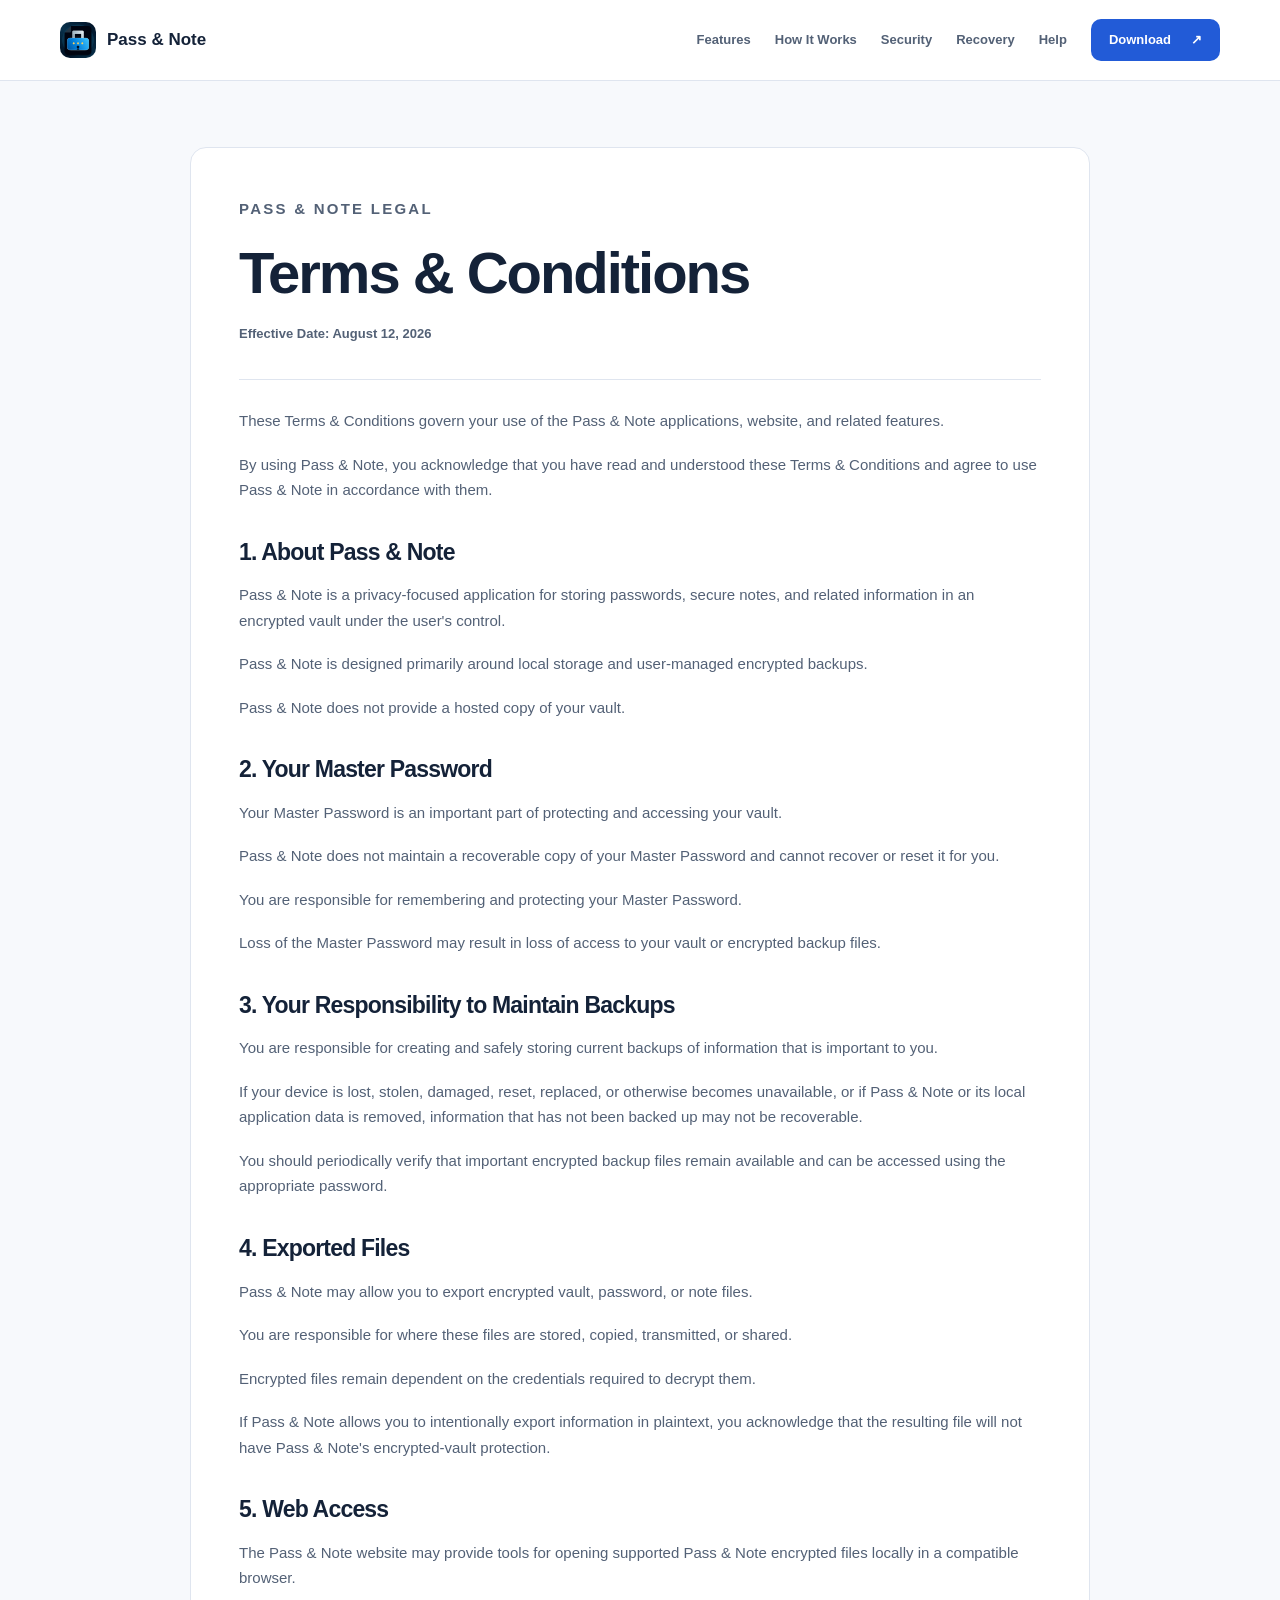
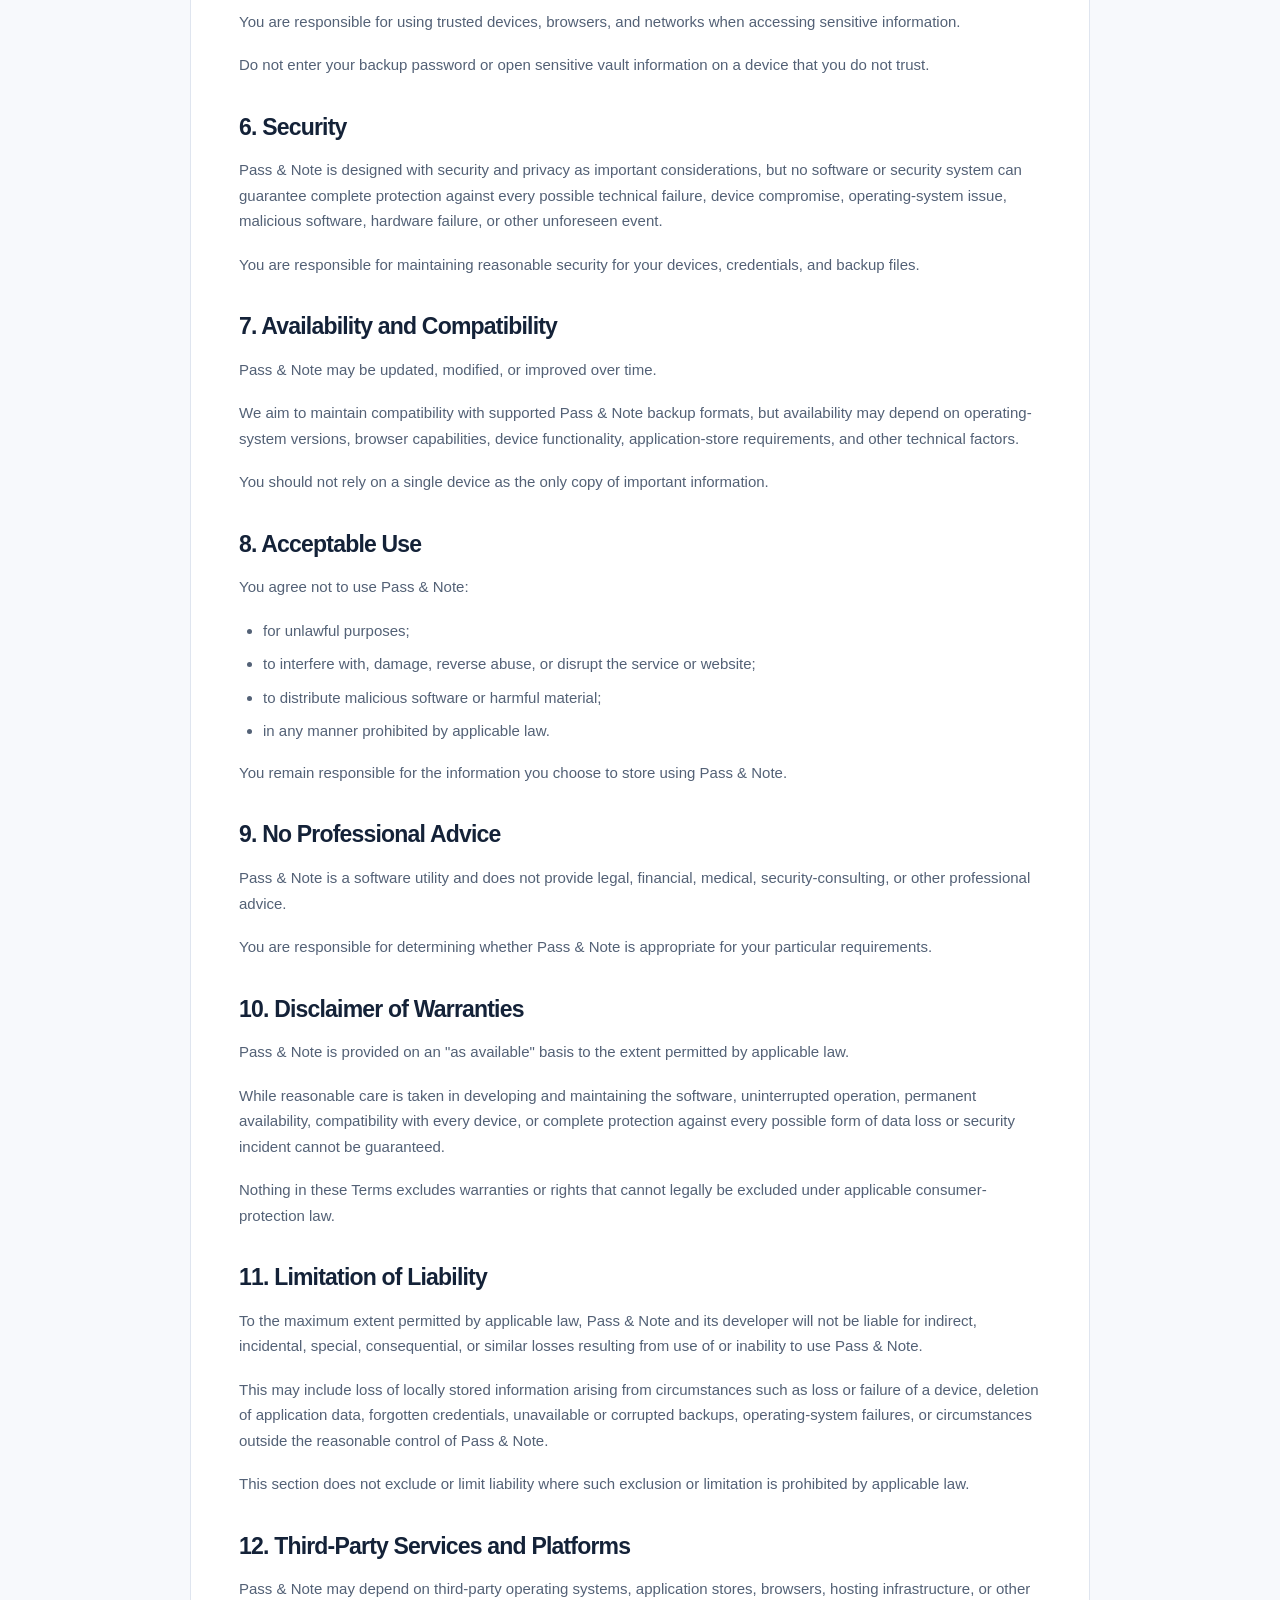
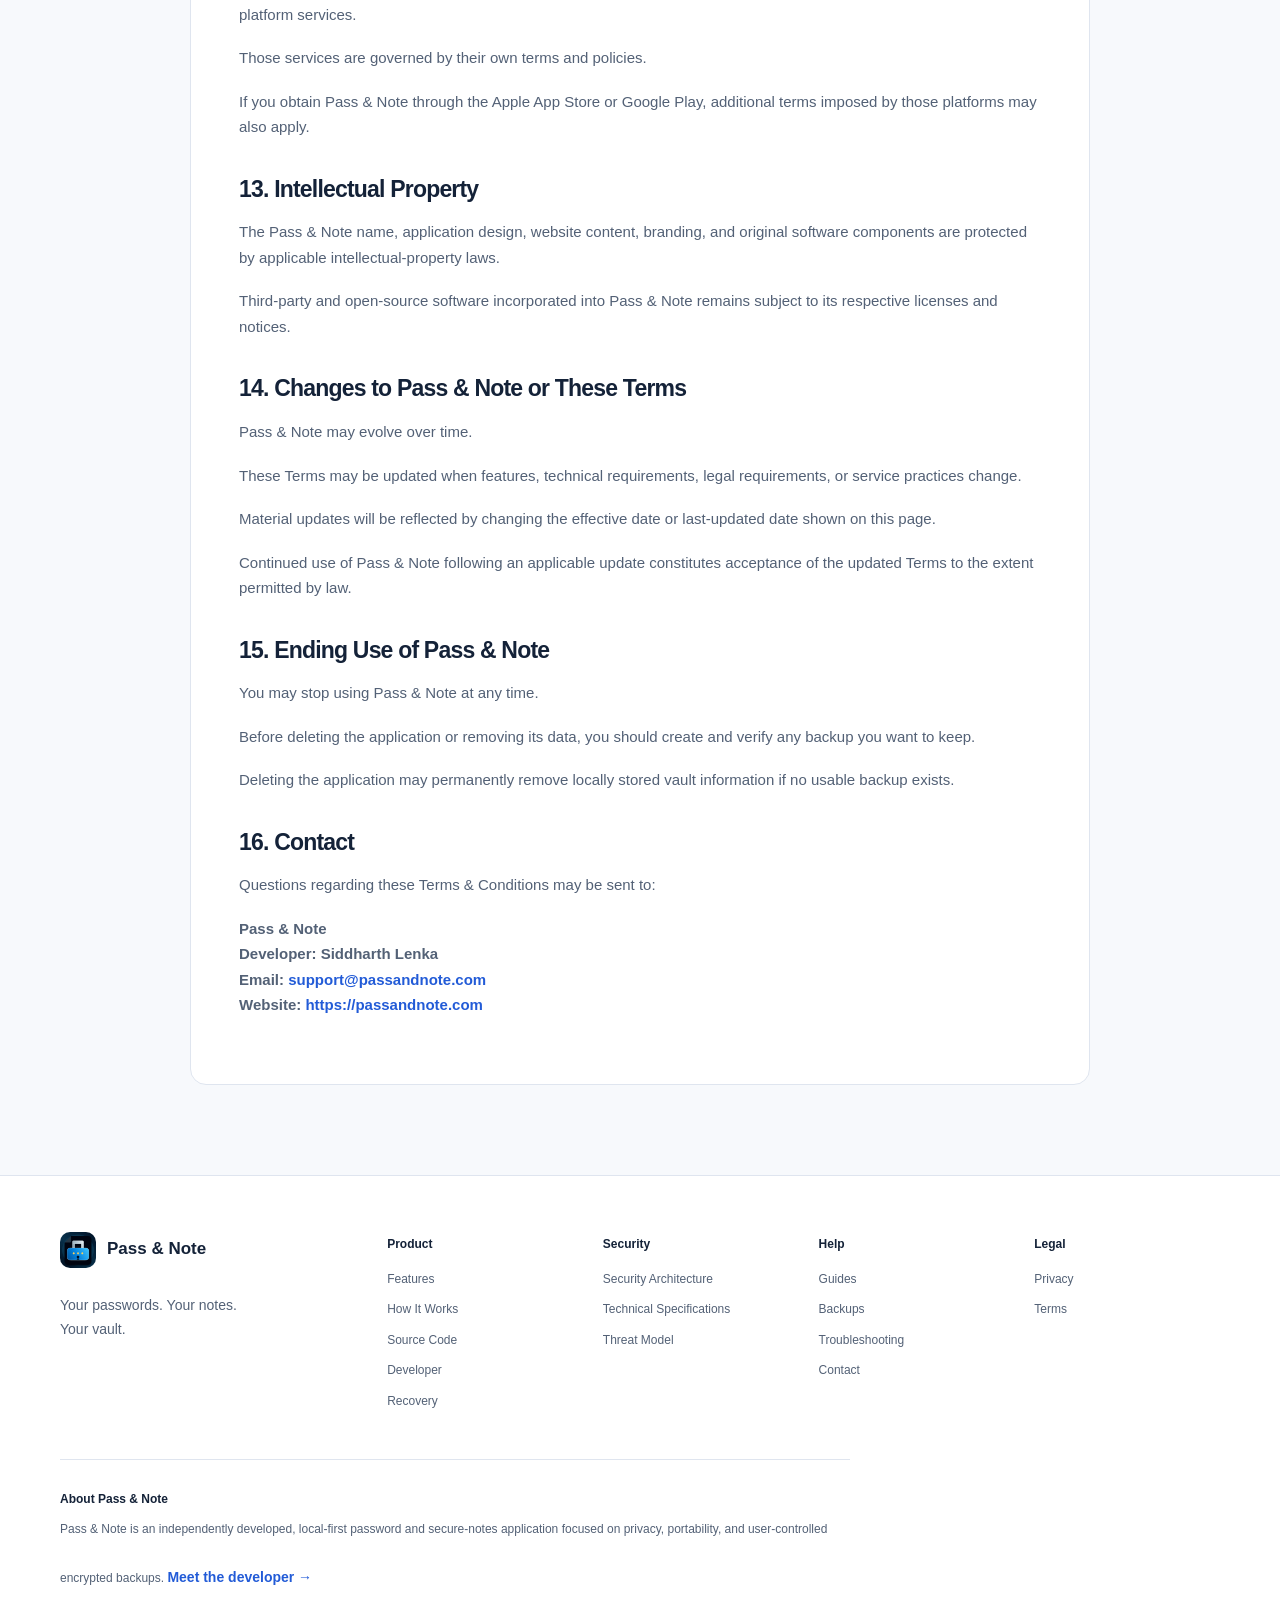
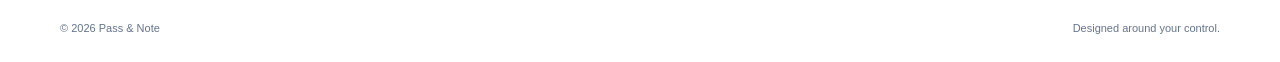
<file: terms/index.html>
<!DOCTYPE html>
<html lang="en">
 <head>
  <meta charset="utf-8"/>
  <meta content="width=device-width,initial-scale=1,viewport-fit=cover" name="viewport"/>
  <meta name="color-scheme" content="light dark"/>
  <meta name="theme-color" content="#f7f9fc" media="(prefers-color-scheme: light)"/>
  <meta name="theme-color" content="#0b1220" media="(prefers-color-scheme: dark)"/>
  <meta content="Terms &amp; Conditions for the Pass and Note mobile apps and website." name="description"/>
  <meta content="default-src 'self'; script-src 'self'; style-src 'self'; img-src 'self' data:; connect-src 'none'; object-src 'none'; base-uri 'none'; form-action 'none'" http-equiv="Content-Security-Policy"/>
  <title>
   Terms &amp; Conditions | Pass &amp; Note
  </title>
  <link href="https://passandnote.com/terms/" rel="canonical"/>
  <link href="/assets/app-icon.png" rel="icon" sizes="1024x1024" type="image/png"/>
  <link href="/assets/app-icon.png" rel="apple-touch-icon"/>
  <link href="/styles.css?v=20260909-6" rel="stylesheet"/>
  <script defer="" src="/site.js?v=20260909-5">
  </script>
 </head>
 <body>
  <a class="skip-link" href="#main">
   Skip to content
  </a>
  <header class="site-header">
   <div class="header-inner page-width">
    <a aria-label="Pass and Note home" class="brand" href="/">
     <img alt="" height="36" src="/assets/app-icon.png" width="36"/>
     <span>
      Pass &amp; Note
     </span>
    </a>
    <button aria-controls="main-navigation" aria-expanded="false" class="menu-toggle" type="button">
     <svg aria-hidden="true" viewbox="0 0 24 24">
      <path d="M4 6h16M4 12h16M4 18h16">
      </path>
     </svg>
     <span>
      Menu
     </span>
    </button>
    <nav aria-label="Main navigation" id="main-navigation">
     <a href="/features/">
      Features
     </a>
     <a href="/how-it-works/">
      How It Works
     </a>
     <a href="/security/">
      Security
     </a>
     <a href="/recovery/">
      Recovery
     </a>
     <a href="/help/">
      Help
     </a>
     <a class="nav-download" href="/#download">
      Download
      <span aria-hidden="true">
       ↗
      </span>
     </a>
    </nav>
   </div>
  </header>
  <main class="legal-main page-width" id="main">
   <article class="legal-document">
    <header>
     <p class="eyebrow">
      PASS &amp; NOTE LEGAL
     </p>
     <h1>
      Terms &amp; Conditions
     </h1>
     <p class="legal-effective-date">
      <strong>
       Effective Date: August 12, 2026
      </strong>
     </p>
    </header>
    <div class="legal-intro">
     <p>
      These Terms &amp; Conditions govern your use of the Pass &amp; Note
              applications, website, and related features.
     </p>
     <p>
      By using Pass &amp; Note, you acknowledge that you have read and
              understood these Terms &amp; Conditions and agree to use Pass &amp; Note
              in accordance with them.
     </p>
    </div>
    <section>
     <h2>
      1. About Pass &amp; Note
     </h2>
     <p>
      Pass &amp; Note is a privacy-focused application for storing
              passwords, secure notes, and related information in an encrypted
              vault under the user's control.
     </p>
     <p>
      Pass &amp; Note is designed primarily around local storage and
              user-managed encrypted backups.
     </p>
     <p>
      Pass &amp; Note does not provide a hosted copy of your vault.
     </p>
    </section>
    <section>
     <h2>
      2. Your Master Password
     </h2>
     <p>
      Your Master Password is an important part of protecting and
              accessing your vault.
     </p>
     <p>
      Pass &amp; Note does not maintain a recoverable copy of your Master
              Password and cannot recover or reset it for you.
     </p>
     <p>
      You are responsible for remembering and protecting your Master
              Password.
     </p>
     <p>
      Loss of the Master Password may result in loss of access to your
              vault or encrypted backup files.
     </p>
    </section>
    <section>
     <h2>
      3. Your Responsibility to Maintain Backups
     </h2>
     <p>
      You are responsible for creating and safely storing current
              backups of information that is important to you.
     </p>
     <p>
      If your device is lost, stolen, damaged, reset, replaced, or
              otherwise becomes unavailable, or if Pass &amp; Note or its local
              application data is removed, information that has not been backed
              up may not be recoverable.
     </p>
     <p>
      You should periodically verify that important encrypted backup
              files remain available and can be accessed using the appropriate
              password.
     </p>
    </section>
    <section>
     <h2>
      4. Exported Files
     </h2>
     <p>
      Pass &amp; Note may allow you to export encrypted vault, password, or
              note files.
     </p>
     <p>
      You are responsible for where these files are stored, copied,
              transmitted, or shared.
     </p>
     <p>
      Encrypted files remain dependent on the credentials required to
              decrypt them.
     </p>
     <p>
      If Pass &amp; Note allows you to intentionally export information in
              plaintext, you acknowledge that the resulting file will not have
              Pass &amp; Note's encrypted-vault protection.
     </p>
    </section>
    <section>
     <h2>
      5. Web Access
     </h2>
     <p>
      The Pass &amp; Note website may provide tools for opening supported
              Pass &amp; Note encrypted files locally in a compatible browser.
     </p>
     <p>
      You are responsible for using trusted devices, browsers, and
              networks when accessing sensitive information.
     </p>
     <p>
      Do not enter your backup password or open sensitive vault
              information on a device that you do not trust.
     </p>
    </section>
    <section>
     <h2>
      6. Security
     </h2>
     <p>
      Pass &amp; Note is designed with security and privacy as important
              considerations, but no software or security system can guarantee
              complete protection against every possible technical failure,
              device compromise, operating-system issue, malicious software,
              hardware failure, or other unforeseen event.
     </p>
     <p>
      You are responsible for maintaining reasonable security for your
              devices, credentials, and backup files.
     </p>
    </section>
    <section>
     <h2>
      7. Availability and Compatibility
     </h2>
     <p>
      Pass &amp; Note may be updated, modified, or improved over time.
     </p>
     <p>
      We aim to maintain compatibility with supported Pass &amp; Note backup
              formats, but availability may depend on operating-system versions,
              browser capabilities, device functionality, application-store
              requirements, and other technical factors.
     </p>
     <p>
      You should not rely on a single device as the only copy of
              important information.
     </p>
    </section>
    <section>
     <h2>
      8. Acceptable Use
     </h2>
     <p>
      You agree not to use Pass &amp; Note:
     </p>
     <ul>
      <li>
       for unlawful purposes;
      </li>
      <li>
       to interfere with, damage, reverse abuse, or disrupt the service
                or website;
      </li>
      <li>
       to distribute malicious software or harmful material;
      </li>
      <li>
       in any manner prohibited by applicable law.
      </li>
     </ul>
     <p>
      You remain responsible for the information you choose to store
              using Pass &amp; Note.
     </p>
    </section>
    <section>
     <h2>
      9. No Professional Advice
     </h2>
     <p>
      Pass &amp; Note is a software utility and does not provide legal,
              financial, medical, security-consulting, or other professional
              advice.
     </p>
     <p>
      You are responsible for determining whether Pass &amp; Note is
              appropriate for your particular requirements.
     </p>
    </section>
    <section>
     <h2>
      10. Disclaimer of Warranties
     </h2>
     <p>
      Pass &amp; Note is provided on an "as available" basis to the extent
              permitted by applicable law.
     </p>
     <p>
      While reasonable care is taken in developing and maintaining the
              software, uninterrupted operation, permanent availability,
              compatibility with every device, or complete protection against
              every possible form of data loss or security incident cannot be
              guaranteed.
     </p>
     <p>
      Nothing in these Terms excludes warranties or rights that cannot
              legally be excluded under applicable consumer-protection law.
     </p>
    </section>
    <section>
     <h2>
      11. Limitation of Liability
     </h2>
     <p>
      To the maximum extent permitted by applicable law, Pass &amp; Note and
              its developer will not be liable for indirect, incidental,
              special, consequential, or similar losses resulting from use of
              or inability to use Pass &amp; Note.
     </p>
     <p>
      This may include loss of locally stored information arising from
              circumstances such as loss or failure of a device, deletion of
              application data, forgotten credentials, unavailable or corrupted
              backups, operating-system failures, or circumstances outside the
              reasonable control of Pass &amp; Note.
     </p>
     <p>
      This section does not exclude or limit liability where such
              exclusion or limitation is prohibited by applicable law.
     </p>
    </section>
    <section>
     <h2>
      12. Third-Party Services and Platforms
     </h2>
     <p>
      Pass &amp; Note may depend on third-party operating systems,
              application stores, browsers, hosting infrastructure, or other
              platform services.
     </p>
     <p>
      Those services are governed by their own terms and policies.
     </p>
     <p>
      If you obtain Pass &amp; Note through the Apple App Store or Google
              Play, additional terms imposed by those platforms may also apply.
     </p>
    </section>
    <section>
     <h2>
      13. Intellectual Property
     </h2>
     <p>
      The Pass &amp; Note name, application design, website content,
              branding, and original software components are protected by
              applicable intellectual-property laws.
     </p>
     <p>
      Third-party and open-source software incorporated into Pass &amp; Note
              remains subject to its respective licenses and notices.
     </p>
    </section>
    <section>
     <h2>
      14. Changes to Pass &amp; Note or These Terms
     </h2>
     <p>
      Pass &amp; Note may evolve over time.
     </p>
     <p>
      These Terms may be updated when features, technical requirements,
              legal requirements, or service practices change.
     </p>
     <p>
      Material updates will be reflected by changing the effective date
              or last-updated date shown on this page.
     </p>
     <p>
      Continued use of Pass &amp; Note following an applicable update
              constitutes acceptance of the updated Terms to the extent
              permitted by law.
     </p>
    </section>
    <section>
     <h2>
      15. Ending Use of Pass &amp; Note
     </h2>
     <p>
      You may stop using Pass &amp; Note at any time.
     </p>
     <p>
      Before deleting the application or removing its data, you should
              create and verify any backup you want to keep.
     </p>
     <p>
      Deleting the application may permanently remove locally stored
              vault information if no usable backup exists.
     </p>
    </section>
    <section>
     <h2>
      16. Contact
     </h2>
     <p>
      Questions regarding these Terms &amp; Conditions may be sent to:
     </p>
     <p class="legal-contact">
      <strong>
       Pass &amp; Note
      </strong>
      <br/>
      <strong>
       Developer: Siddharth Lenka
      </strong>
      <br/>
      <strong>
       Email:
       <a href="mailto:support@passandnote.com">
        support@passandnote.com
       </a>
      </strong>
      <br/>
      <strong>
       Website:
       <a href="https://passandnote.com/#top">
        https://passandnote.com
       </a>
      </strong>
     </p>
    </section>
   </article>
  </main>
  <footer class="site-footer">
   <div class="page-width">
    <div class="footer-grid">
     <div class="footer-brand">
      <a class="brand" href="/">
       <img alt="" height="36" src="/assets/app-icon.png" width="36"/>
       <span>
        Pass &amp; Note
       </span>
      </a>
      <p>
       Your passwords. Your notes.
       <br/>
       Your vault.
      </p>
     </div>
     <div>
      <h2>
       Product
      </h2>
      <a href="/features/">
       Features
      </a>
      <a href="/how-it-works/">
       How It Works
      </a>
      <a href="/source/">Source Code</a>
      <a href="/developer/">Developer</a>
      <a href="/recovery/">
       Recovery
      </a>
     </div>
     <div>
      <h2>
       Security
      </h2>
      <a href="/security/">
       Security Architecture
      </a>
      <a href="/security/#specifications">
       Technical Specifications
      </a>
      <a href="/security/#threat-model">
       Threat Model
      </a>
     </div>
     <div>
      <h2>
       Help
      </h2>
      <a href="/help/">
       Guides
      </a>
      <a href="/help/#backups">
       Backups
      </a>
      <a href="/help/#troubleshooting">
       Troubleshooting
      </a>
      <a href="mailto:support@passandnote.com">
       Contact
      </a>
     </div>
     <div>
      <h2>
       Legal
      </h2>
      <a href="/privacy/">
       Privacy
      </a>
      <a href="/terms/">
       Terms
      </a>
     </div>
    </div>
    <div class="footer-about" id="about">
     <strong>
      About Pass &amp; Note
     </strong>
     <p>
      Pass &amp; Note is an independently developed, local-first password and secure-notes application focused on privacy, portability, and user-controlled encrypted backups. <a class="text-link" href="/developer/">Meet the developer →</a>
     </p>
    </div>
    <div class="footer-bottom">
     <span>
      © 2026 Pass &amp; Note
     </span>
     <span>
      Designed around your control.
     </span>
    </div>
   </div>
  </footer>
 </body>
</html>
</file>
<file: styles.css>
:root {
  color-scheme: light;
  --background: #f7f9fc;
  --surface: #fff;
  --card: #fff;
  --elevated: #edf3fc;
  --field: #f5f7fb;
  --text: #142238;
  --secondary: #536176;
  --muted: #64748b;
  --accent: #225bd7;
  --accent-soft: #edf3ff;
  --border: #dfe5ef;
  --success: #225bd7;
  --warning: #805214;
  --danger: #b42336;
  --page: 1160px;
  --button-bg: #225bd7;
  --button-hover: #1849b6;
  --on-accent: #fff;
  --header-bg: #ffffffed;
  --tint: #edf2f9;
  --tint-border: #e3e9f2;
  --border-strong: #cdd7e6;
  --input-border: #cbd6e5;
  --preview-border: #d7e2f1;
  --subtle-border: #edf1f6;
  --accent-border: #cbdcfb;
  --panel-border: #d4e1f7;
  --accent-ink: #1948a1;
  --callout-ink: #254b86;
  --table-heading: #3f587b;
  --diagram-bg: #eef3fb;
  --table-head-bg: #f1f5fb;
  --table-stripe: #fafbfd;
  --details-bg: #f0f3f8;
  --selected-bg: #f0f5fd;
  --drop-bg: #f7faff;
  --drop-border: #a8bfdc;
  --drop-active: #eaf1ff;
  --tabs-bg: #e9eef6;
  --hover-bg: #e2ebfa;
  --illustration-label: #7185a5;
  --flow-arrow: #7e93b2;
  --diagram-arrow: #8098ba;
  --decorative-ink: #90a0b7;
  --separator-ink: #98a6bc;
  --halo-center: #dbe7fb;
  --halo-edge: #eaf0fb88;
  --danger-bg: #fff6f6;
  --danger-border: #f0ccd2;
  --warning-bg: #faf6ee;
  --warning-border: #eadcc0;
  --warning-ink: #735e3b;
  --overlay: #142238b8;
  --shadow-soft: #244b8510;
  --shadow-reader: #244b8508;
  --shadow-icon: #1b396b14;
  --shadow-label: #225bd721;
  --shadow-menu: #1422380b;
  --shadow-modal: #0002;
  --store-bg: #142238;
  --store-hover: #233752;
}

/* Follow the browser/OS preference, including changes while the page is open. */
@media (prefers-color-scheme: dark) {
  :root {
    color-scheme: dark;
    --background: #0b1220;
    --surface: #151f30;
    --card: #151f30;
    --elevated: #20314a;
    --field: #101b2b;
    --text: #edf3ff;
    --secondary: #bdc9db;
    --muted: #9aaec8;
    --accent: #8eb8ff;
    --accent-soft: #192e4b;
    --border: #2e3d54;
    --success: #8eb8ff;
    --warning: #edcc91;
    --danger: #ff9caf;
    --button-bg: #3065d5;
    --button-hover: #285abe;
    --on-accent: #fff;
    --header-bg: #101925f2;
    --tint: #101b2a;
    --tint-border: #253248;
    --border-strong: #40516b;
    --input-border: #425674;
    --preview-border: #31445f;
    --subtle-border: #263246;
    --accent-border: #35527f;
    --panel-border: #314a70;
    --accent-ink: #afccff;
    --callout-ink: #bed5fb;
    --table-heading: #bdcfe8;
    --diagram-bg: #111e30;
    --table-head-bg: #17263b;
    --table-stripe: #141f30;
    --details-bg: #111d2d;
    --selected-bg: #192b44;
    --drop-bg: #121f32;
    --drop-border: #48648a;
    --drop-active: #203a60;
    --tabs-bg: #0d1726;
    --hover-bg: #253b5a;
    --illustration-label: #9dafc9;
    --flow-arrow: #839fc3;
    --diagram-arrow: #839fc3;
    --decorative-ink: #899db9;
    --separator-ink: #8194af;
    --halo-center: #1c3658;
    --halo-edge: #152a4288;
    --danger-bg: #301d2a;
    --danger-border: #744052;
    --warning-bg: #2c251b;
    --warning-border: #695431;
    --warning-ink: #e2c596;
    --overlay: #02060dce;
    --shadow-soft: #00000033;
    --shadow-reader: #00000022;
    --shadow-icon: #00000040;
    --shadow-label: #00000033;
    --shadow-menu: #00000040;
    --shadow-modal: #0008;
    --store-bg: #1a2a41;
    --store-hover: #263d5c;
  }
}

* { box-sizing: border-box; }
html { background: var(--background); scroll-behavior: smooth; scroll-padding-top: 100px; }
body { margin: 0; color: var(--text); font: 16px/1.7 -apple-system, BlinkMacSystemFont, "Segoe UI", sans-serif; -webkit-font-smoothing: antialiased; }
button, input { font: inherit; }
button, a { -webkit-tap-highlight-color: transparent; touch-action: manipulation; }
button { cursor: pointer; color: inherit; }
a { color: var(--accent); text-decoration: none; }
a:hover { text-decoration: underline; text-underline-offset: 4px; }
a:focus-visible, button:focus-visible, summary:focus-visible, [tabindex="0"]:focus-visible { outline: 3px solid var(--accent); outline-offset: 4px; }
button:disabled { cursor: wait; opacity: .65; }
img, svg { vertical-align: middle; }
h1, h2, h3 { margin: 0 0 16px; color: var(--text); line-height: 1.2; letter-spacing: -.035em; }
h1 { font-size: clamp(36px, 4.7vw, 58px); font-weight: 750; }
h2 { font-size: clamp(28px, 3vw, 38px); font-weight: 700; }
h3 { font-size: 19px; font-weight: 650; letter-spacing: -.02em; }
p { margin: 0 0 18px; color: var(--secondary); }
ul, ol { padding-left: 24px; }
li + li { margin-top: 8px; }
code { color: var(--accent); font-size: .88em; overflow-wrap: anywhere; }
.hidden { display: none !important; }
.page-width { width: min(calc(100% - 64px), var(--page)); margin-inline: auto; }
.section { padding-block: 88px; scroll-margin-top: 90px; }
.section-tint { background: var(--tint); border-block: 1px solid var(--tint-border); }
.section-heading { max-width: 730px; margin-bottom: 36px; }
.section-heading p:last-child { margin-bottom: 0; font-size: 17px; }
.eyebrow { color: var(--accent); font-size: 11px; font-weight: 750; letter-spacing: .15em; margin: 0 0 16px; text-transform: uppercase; }
.lead { max-width: 670px; color: var(--secondary); font-size: 18px; line-height: 1.75; }
.small-lead { font-size: 17px; }
.muted, .small-note, .security-caption { color: var(--muted); }
.small-note, .security-caption { font-size: 13px; line-height: 1.75; }
.small-note { margin-top: 24px; }
.text-link { display: inline-block; margin-top: 26px; font-size: 14px; font-weight: 650; }
.line-icon { width: 23px; height: 23px; flex: 0 0 23px; }
.icon-tile { width: 44px; height: 44px; display: inline-flex; align-items: center; justify-content: center; color: var(--accent); background: var(--accent-soft); border-radius: 12px; flex: 0 0 44px; }
.brand { display: inline-flex; align-items: center; gap: 11px; color: var(--text); font-size: 17px; font-weight: 750; white-space: nowrap; }
.brand:hover { text-decoration: none; }
.brand img, .brand-icon { border-radius: 10px; width: 36px; height: 36px; }
.site-header { position: sticky; z-index: 20; top: 0; background: var(--header-bg); border-bottom: 1px solid var(--border); backdrop-filter: blur(16px); }
.header-inner { display: flex; justify-content: space-between; align-items: center; min-height: 80px; gap: 24px; }
.site-header nav { display: flex; align-items: center; gap: 24px; }
.site-header nav a { color: var(--secondary); font-size: 13px; font-weight: 600; white-space: nowrap; }
.site-header nav a[aria-current="page"] { color: var(--accent); }
.site-header nav .nav-download { display: inline-flex; align-items: center; justify-content: center; gap: 20px; color: var(--on-accent); background: var(--button-bg); border-radius: 10px; padding: 10px 18px; }
.site-header nav .nav-download:hover { background: var(--button-hover); text-decoration: none; }
.menu-toggle { display: none; align-items: center; gap: 7px; min-height: 44px; background: var(--surface); border: 1px solid var(--border); padding: 8px 11px; border-radius: 9px; font-size: 13px; }
.menu-toggle svg { width: 20px; height: 20px; stroke: currentColor; fill: none; stroke-width: 1.7; }
.skip-link { position: fixed; top: -100px; left: 16px; z-index: 100; padding: 10px 16px; background: var(--button-bg); color: var(--on-accent); border-radius: 8px; }
.skip-link:focus { top: 12px; }
.primary-button, .secondary-button, .danger-button, .generator-button { display: inline-flex; align-items: center; justify-content: center; gap: 16px; padding: 13px 20px; min-height: 48px; border-radius: 10px; font-size: 14px; font-weight: 650; line-height: 1.4; }
.primary-button, .generator-button { background: var(--button-bg); color: var(--on-accent); border: 1px solid var(--accent); }
.primary-button:hover, .generator-button:hover { background: var(--button-hover); text-decoration: none; }
.secondary-button { color: var(--text); background: var(--surface); border: 1px solid var(--border-strong); }
.secondary-button:hover { background: var(--field); text-decoration: none; }
.danger-button { color: var(--danger); background: var(--danger-bg); border: 1px solid var(--danger-border); }
.text-button { color: var(--accent); background: none; border: 0; padding: 10px; font-size: 14px; }
.button-row { display: flex; flex-wrap: wrap; gap: 12px; margin-top: 30px; }
.home-hero { display: grid; grid-template-columns: 1.12fr 1fr; gap: 64px; align-items: center; padding-block: 88px 100px; }
.home-hero h1 { font-size: clamp(44px, 5.4vw, 68px); line-height: 1.07; letter-spacing: -.05em; }
.home-hero h1 span { color: var(--accent); }
.home-hero .lead { max-width: 490px; margin-top: 24px; }
.platform-note { margin-top: 24px; margin-bottom: 0; font-size: 12px; color: var(--muted); }
.platform-note span { margin-inline: 5px; color: var(--separator-ink); }
.vault-illustration { position: relative; min-width: 0; isolation: isolate; padding: 30px 4px 32px; }
.vault-halo { position: absolute; inset: -30px -24px; z-index: -1; border-radius: 50%; background: radial-gradient(ellipse, var(--halo-center) 0%, var(--halo-edge) 50%, transparent 70%); }
.illustration-label { color: var(--illustration-label); text-align: center; font-size: 10px; font-weight: 650; letter-spacing: .2em; margin-bottom: 22px; }
.vault-preview { padding: 28px; background: var(--surface); border: 1px solid var(--preview-border); border-radius: 16px; box-shadow: 0 24px 64px var(--shadow-soft); transform: rotate(-2deg); }
.preview-heading { display: flex; align-items: center; gap: 13px; padding-bottom: 24px; border-bottom: 1px solid var(--border); }
.preview-heading img { border-radius: 13px; }
.preview-heading > .line-icon { margin-left: auto; color: var(--accent); }
.preview-heading strong, .preview-heading span, .preview-row strong, .preview-row div > span { display: block; }
.preview-heading strong { font-size: 17px; }
.preview-heading span { color: var(--muted); font-size: 12px; }
.preview-row { display: flex; align-items: center; gap: 14px; padding-block: 22px; border-bottom: 1px solid var(--subtle-border); }
.preview-row strong { font-size: 14px; font-weight: 600; }
.preview-row div > span { color: var(--muted); font-size: 12px; }
.preview-row .password-dots { font-size: 17px; letter-spacing: .14em; }
.preview-row > .line-icon { margin-left: auto; width: 16px; height: 16px; color: var(--decorative-ink); }
.preview-bottom { display: flex; align-items: center; gap: 8px; color: var(--muted); font-size: 10px; margin-top: 22px; }
.preview-bottom .line-icon { width: 16px; height: 16px; flex-basis: 16px; }
.floating-label { width: max-content; max-width: 100%; display: flex; align-items: center; gap: 9px; position: relative; margin: -7px 0 0 auto; padding: 12px 18px; background: var(--button-bg); color: var(--on-accent); border-radius: 11px; box-shadow: 0 12px 28px var(--shadow-label); font-size: 12px; }
.floating-label .line-icon { width: 17px; height: 17px; flex-basis: 17px; }
.cards { display: grid; gap: 20px; }
.three { grid-template-columns: repeat(3, minmax(0, 1fr)); }
.four { grid-template-columns: repeat(4, minmax(0, 1fr)); }
.feature-card { min-width: 0; padding: 26px; background: var(--surface); border: 1px solid var(--border); border-radius: 14px; }
.feature-card .icon-tile { margin-bottom: 24px; }
.feature-card h3 { font-size: 17px; line-height: 1.3; }
.feature-card p { font-size: 14px; line-height: 1.75; margin: 0; }
.split-section { display: grid; grid-template-columns: 1.15fr 1fr; align-items: center; gap: 88px; }
.check-list { padding: 0; list-style: none; color: var(--secondary); font-size: 15px; }
.check-list li::before { content: "✓"; display: inline-block; color: var(--accent); margin-right: 12px; }
.simple-diagram { padding: 28px; border: 1px solid var(--border); border-radius: 16px; background: var(--surface); }
.visual-flow { display: grid; grid-auto-flow: column; grid-auto-columns: minmax(0, 1fr); gap: 28px; list-style: none; padding: 0; margin: 30px 0; }
.visual-flow li { display: grid; align-items: center; position: relative; padding: 20px 16px; text-align: center; background: var(--surface); border: 1px solid var(--border); border-radius: 12px; font-size: 13px; font-weight: 600; line-height: 1.5; margin: 0; }
.visual-flow li + li::before { position: absolute; content: "→"; left: -25px; width: 20px; color: var(--flow-arrow); font-size: 18px; font-weight: 400; }
.visual-flow li:last-child { background: var(--accent-soft); border-color: var(--accent-border); color: var(--accent-ink); }
.vertical-flow { grid-auto-flow: row; margin: 0; gap: 28px; }
.vertical-flow li + li::before { content: "↓"; top: -28px; left: calc(50% - 10px); }
.download-panel { padding: 60px 32px; text-align: center; border-radius: 16px; border: 1px solid var(--panel-border); background: var(--accent-soft); }
.download-icon { border-radius: 21px; margin-bottom: 26px; box-shadow: 0 12px 26px var(--shadow-icon); }
.download-panel h2 { font-size: clamp(30px, 4vw, 44px); }
.download-links { display: flex; justify-content: center; flex-wrap: wrap; gap: 16px; margin: 30px 0 24px; }
.store-link { display: flex; align-items: center; gap: 13px; min-width: 215px; min-height: 76px; background: var(--store-bg); color: var(--on-accent); padding: 12px 18px; border: 1px solid var(--store-bg); border-radius: 12px; }
.store-link:hover { background: var(--store-hover); text-decoration: none; }
.store-logo { width: 29px; height: 33px; flex: 0 0 29px; }
.store-link small, .store-link strong { display: block; text-align: left; }
.store-link small { color: #d7e0ef; font-size: 10px; }
.store-link strong { font-size: 21px; font-weight: 600; line-height: 1.3; letter-spacing: -.03em; }
.store-arrow { margin-left: auto; color: #a2b5d3; }
.download-panel .download-note { font-size: 13px; max-width: 620px; margin: 0 auto; }
.page-hero { padding-block: 76px 52px; }
.page-hero h1 { max-width: 900px; }
.page-hero .lead { margin: 22px 0 0; }
.page-hero > .primary-button { margin-top: 28px; }
.section-nav { display: flex; flex-wrap: wrap; gap: 10px; padding-block: 20px; border-block: 1px solid var(--border); }
.section-nav a { display: inline-block; padding: 7px 12px; border-radius: 8px; font-size: 12px; background: var(--tint); color: var(--secondary); }
.section-nav a:hover { background: var(--hover-bg); color: var(--accent); text-decoration: none; }
.compact-cta { display: flex; flex-wrap: wrap; align-items: center; justify-content: space-between; gap: 28px; border-top: 1px solid var(--border); }
.compact-cta h2 { font-size: 28px; max-width: 650px; margin-bottom: 0; }
.compact-cta p { margin: 12px 0 0; }
.workflow-step { display: grid; grid-template-columns: 70px minmax(0, 1fr); gap: 32px; padding-block: 54px; border-top: 1px solid var(--border); }
.step-number { display: grid; place-items: center; width: 56px; height: 56px; border: 1px solid var(--accent-border); border-radius: 14px; color: var(--accent); font-size: 18px; background: var(--accent-soft); }
.workflow-step .lead { max-width: 820px; }
.guide-section { max-width: 960px; padding-block: 52px; }
.guide-section .cards { margin-bottom: 28px; }
.faq-list, .security-faq { background: var(--surface); border: 1px solid var(--border); padding-inline: 26px; border-radius: 14px; }
.faq-list details, .security-faq details { scroll-margin-top: 100px; }
.faq-list details + details, .security-faq details + details { border-top: 1px solid var(--border); }
summary { cursor: pointer; font-weight: 600; line-height: 1.5; }
.faq-list summary, .security-faq summary { padding: 21px 0; }
.faq-list details p, .faq-list details ol { color: var(--secondary); font-size: 15px; margin: 0 0 22px; }
.support-panel { margin-top: 30px; padding: 26px; background: var(--accent-soft); border: 1px solid var(--panel-border); border-radius: 14px; }
.support-panel p { margin-bottom: 0; }
.support-panel a { overflow-wrap: anywhere; }
/* Security documentation uses the same quiet cards and readable diagrams. */
.security-main { max-width: 1080px; }
.security-block { padding-block: 56px; scroll-margin-top: 90px; }
.security-block + .security-block { border-top: 1px solid var(--border); }
.architecture-meta { font-size: 12px; margin-top: 26px; color: var(--muted); }
.architecture-figure { margin: 0 0 28px; padding: 30px; border: 1px solid var(--border); border-radius: 16px; background: var(--diagram-bg); }
.architecture-grid, .security-card-grid { display: grid; grid-template-columns: repeat(2, minmax(0, 1fr)); gap: 24px; }
.architecture-lane { min-width: 0; }
.architecture-lane h3 { font-size: 17px; margin-bottom: 22px; }
.architecture-lane h3 > span { color: var(--accent); margin-right: 10px; font-size: 12px; }
.key-flow { display: grid; gap: 28px; list-style: none; margin: 0; padding: 0; }
.key-flow li { position: relative; text-align: center; padding: 18px 14px; border: 1px solid var(--border); border-radius: 12px; background: var(--surface); margin: 0; }
.key-flow li + li::before { content: "↓"; position: absolute; top: -28px; left: calc(50% - 8px); width: 16px; color: var(--diagram-arrow); line-height: 26px; }
.key-flow strong, .key-flow small { display: block; }
.key-flow strong { font-size: 14px; }
.key-flow small { color: var(--muted); margin-top: 6px; font-size: 11px; }
.key-flow .flow-result { background: var(--accent-soft); border-color: var(--accent-border); }
.architecture-figure figcaption { color: var(--muted); font-size: 12px; margin-top: 25px; line-height: 1.7; }
.architecture-card { min-width: 0; padding: 28px; background: var(--surface); border: 1px solid var(--border); border-radius: 14px; }
.architecture-card p, .architecture-card li { font-size: 15px; color: var(--secondary); }
.architecture-card p:last-child { margin-bottom: 0; }
.architecture-card p + h3 { margin-top: 28px; }
.architecture-card ul { padding-left: 20px; margin-bottom: 0; }
.architecture-card code { font-size: 12px; }
.security-callout { color: var(--callout-ink); background: var(--accent-soft); border-left: 3px solid var(--accent); padding: 20px 24px; margin: 26px 0 20px; border-radius: 0 10px 10px 0; font-weight: 500; font-size: 15px; }
.security-steps { padding-left: 24px; margin-block: 26px; }
.security-steps li { padding-left: 8px; margin-bottom: 22px; }
.security-steps li::marker { color: var(--accent); font-weight: 700; }
.security-steps strong, .security-steps span { display: block; }
.security-steps strong { font-size: 15px; }
.security-steps span { color: var(--secondary); margin-top: 5px; font-size: 14px; }
.backup-flow { background: var(--surface); border: 1px solid var(--border); padding: 28px 28px 8px 52px; border-radius: 14px; }
.security-table-wrap { max-width: 100%; margin-block: 26px; overflow-x: auto; border: 1px solid var(--border); border-radius: 12px; background: var(--surface); }
.security-table { width: 100%; border-collapse: collapse; text-align: left; font-size: 13px; }
.security-table caption { text-align: left; padding: 17px 20px; font-weight: 650; background: var(--tint); }
.security-table th, .security-table td { vertical-align: top; padding: 15px 20px; border-top: 1px solid var(--border); }
.security-table thead th { background: var(--table-head-bg); color: var(--table-heading); }
.security-table tbody th { width: 31%; font-weight: 600; }
.security-table td { color: var(--secondary); }
.security-table tbody tr:nth-child(even) { background: var(--table-stripe); }
.technical-details { border: 1px solid var(--border); padding: 20px 24px; background: var(--details-bg); border-radius: 12px; margin-top: 28px; }
.technical-details .security-table-wrap { margin-bottom: 0; }
.knowledge-card { margin-top: 28px; }
/* Working generator and recovery file picker. */
.generator-layout { display: grid; grid-template-columns: 1fr 1.1fr; align-items: center; gap: 50px; }
.generator-copy p:last-child { max-width: 460px; }
.generator-card { min-width: 0; padding: 26px; border: 1px solid var(--border); background: var(--surface); border-radius: 16px; }
.generator-toolbar { display: flex; align-items: center; justify-content: space-between; gap: 12px; margin-bottom: 20px; font-size: 13px; }
.generator-lengths { display: flex; padding: 4px; border: 1px solid var(--border); border-radius: 9px; background: var(--field); }
.generator-lengths button { min-width: 42px; min-height: 36px; border: 0; border-radius: 6px; background: transparent; font-size: 12px; }
.generator-lengths button.active { color: var(--on-accent); background: var(--button-bg); }
.generator-field { display: flex; gap: 8px; margin-bottom: 16px; }
input { min-width: 0; padding: 12px 14px; border: 1px solid var(--input-border); border-radius: 9px; background: var(--surface); color: var(--text); }
input:focus { outline: 2px solid var(--accent); outline-offset: 1px; }
.generator-field input { width: 100%; min-width: 0; font-family: ui-monospace, monospace; background: var(--field); font-size: 16px; }
.generator-icon-button { width: 48px; flex: 0 0 48px; border: 1px solid var(--border); border-radius: 9px; background: var(--surface); color: var(--accent); }
.generator-icon-button svg, .eye-button svg, .password-actions svg { width: 21px; height: 21px; fill: none; stroke: currentColor; stroke-width: 1.6; stroke-linecap: round; stroke-linejoin: round; }
.generator-button { width: 100%; }
.recovery-layout { display: grid; grid-template-columns: 1fr 1.05fr; align-items: start; gap: 64px; }
.recovery-layout .section-heading { margin-bottom: 22px; }
.reader-card { padding: 30px; background: var(--surface); border: 1px solid var(--border); border-radius: 16px; box-shadow: 0 14px 44px var(--shadow-reader); min-width: 0; }
.reader-heading { display: flex; align-items: center; gap: 14px; margin-bottom: 26px; }
.reader-heading h2 { font-size: 22px; margin-bottom: 0; }
.reader-heading .eyebrow { font-size: 10px; margin-bottom: 5px; }
.reader-icon, .upload-icon, .lock-icon { display: grid; place-items: center; background: var(--accent-soft); color: var(--accent); border-radius: 12px; width: 48px; height: 48px; flex: 0 0 48px; font-size: 26px; }
.drop-zone { display: flex; flex-direction: column; align-items: center; gap: 12px; text-align: center; border: 1px dashed var(--drop-border); padding: 26px 16px; background: var(--drop-bg); border-radius: 12px; }
.drop-zone.dragging { border-color: var(--accent); background: var(--drop-active); }
.drop-zone small { font-size: 11px; color: var(--muted); }
.selected-file { display: flex; align-items: center; gap: 12px; padding: 15px; background: var(--selected-bg); border-radius: 10px; border: 1px solid var(--border); }
.selected-file div { min-width: 0; flex: 1; }
.selected-file strong, .selected-file small { display: block; overflow-wrap: anywhere; }
.selected-file strong { font-size: 14px; }
.selected-file small { font-size: 11px; color: var(--muted); }
.selected-file button { border: 0; background: none; font-size: 24px; }
.decrypt-form { margin-top: 20px; }
.decrypt-form label, .lock-card label { display: block; font-size: 13px; font-weight: 600; margin-bottom: 8px; }
.password-field { display: flex; align-items: center; position: relative; }
.password-field input { width: 100%; padding-right: 45px; font-size: 14px; }
.eye-button { position: absolute; right: 4px; width: 40px; height: 40px; border: 0; background: transparent; color: var(--secondary); }
.form-error { font-size: 13px; color: var(--danger); margin: 10px 0; }
.decrypt-form > button { width: 100%; }
.reader-privacy { font-size: 12px; margin: 18px 0 0; text-align: center; }
.reader-security-link { display: block; text-align: center; font-size: 12px; margin-top: 16px; }
/* Recovery session remains isolated from the product navigation. */
.viewer { min-height: 100dvh; background: var(--background); }
.viewer-header { position: sticky; top: 0; z-index: 25; display: flex; align-items: center; justify-content: space-between; gap: 20px; padding: 16px max(24px, calc((100vw - 1160px) / 2)); background: var(--header-bg); border-bottom: 1px solid var(--border); backdrop-filter: blur(16px); }
.viewer-brand { display: flex; align-items: center; gap: 12px; min-width: 0; }
.viewer-brand > div { min-width: 0; }
.viewer-brand strong, .viewer-brand small { display: block; }
.viewer-brand small { color: var(--muted); font-size: 11px; max-width: 280px; overflow: hidden; text-overflow: ellipsis; white-space: nowrap; }
.viewer-actions { display: flex; align-items: center; gap: 10px; }
.memory-badge { font-size: 11px; color: var(--muted); white-space: nowrap; }
.viewer-timer { color: var(--accent); font: 650 14px ui-monospace, monospace; min-width: 48px; }
.viewer-timer.warning { color: var(--warning); }
.settings-button, .viewer-actions .danger-button { min-height: 42px; padding: 10px 14px; font-size: 12px; }
.viewer-main { width: min(calc(100% - 48px), 1160px); margin: 0 auto; padding: 52px 0 80px; }
.viewer-summary { display: flex; flex-wrap: wrap; align-items: end; justify-content: space-between; gap: 24px; margin-bottom: 28px; }
.viewer-summary h1 { font-size: 38px; }
.viewer-summary p { margin-bottom: 0; }
.viewer-summary .eyebrow { margin-bottom: 8px; }
.viewer-notice { color: var(--accent); font-size: 12px; background: var(--accent-soft); padding: 10px 14px; border: 1px solid var(--accent-border); border-radius: 9px; }
.viewer-tabs { display: inline-flex; gap: 6px; padding: 5px; background: var(--tabs-bg); border-radius: 11px; margin-bottom: 26px; }
.viewer-tabs button { padding: 10px 18px; border: 0; border-radius: 8px; background: none; font-size: 14px; }
.viewer-tabs button.active { background: var(--surface); color: var(--accent); }
.viewer-tabs b { font-size: 11px; margin-left: 7px; }
.data-heading h2 { font-size: 24px; margin-bottom: 7px; }
.data-heading p { font-size: 14px; }
.password-list { background: var(--surface); border: 1px solid var(--border); border-radius: 12px; overflow: hidden; }
.password-row { display: grid; grid-template-columns: minmax(140px,1fr) minmax(180px,1fr) auto; align-items: center; gap: 18px; padding: 18px; }
.password-row + .password-row { border-top: 1px solid var(--border); }
.password-account, .password-secret { overflow: hidden; text-overflow: ellipsis; white-space: nowrap; min-width: 0; }
.password-account { font-weight: 600; }
.password-secret { color: var(--secondary); font: 14px ui-monospace, monospace; }
.password-actions { display: flex; gap: 8px; }
.password-actions button { display: grid; place-items: center; width: 42px; height: 42px; padding: 0; border: 1px solid var(--border); border-radius: 9px; background: var(--background); color: var(--accent); }
.password-actions button span { display: none; }
.notes-list { display: grid; grid-template-columns: repeat(2,minmax(0,1fr)); gap: 18px; }
.note-card { min-width: 0; padding: 24px; text-align: left; background: var(--surface); border: 1px solid var(--border); border-radius: 12px; }
.note-card h3 { font-size: 19px; overflow-wrap: anywhere; }
.note-card p { display: -webkit-box; -webkit-line-clamp: 3; -webkit-box-orient: vertical; overflow: hidden; font-size: 14px; white-space: pre-wrap; overflow-wrap: anywhere; }
.note-card small { font-size: 11px; color: var(--muted); }
.empty-state { padding: 28px; background: var(--surface); border: 1px solid var(--border); border-radius: 12px; color: var(--muted); }
.lock-screen, .modal-layer { position: fixed; inset: 0; z-index: 40; display: grid; place-items: center; padding: 24px; background: var(--overlay); backdrop-filter: blur(16px); }
.modal-layer { z-index: 50; }
.lock-card, .note-modal { position: relative; width: min(100%, 480px); max-height: calc(100dvh - 48px); overflow: auto; padding: 32px; background: var(--surface); border: 1px solid var(--border); border-radius: 16px; box-shadow: 0 20px 70px var(--shadow-modal); }
.lock-icon { margin-bottom: 20px; }
.lock-card h1 { font-size: 34px; }
.lock-card p { font-size: 14px; }
.lock-card input { width: 100%; }
.lock-card .primary-button { width: 100%; }
.note-modal { width: min(100%, 660px); }
.modal-close { position: absolute; right: 14px; top: 10px; width: 40px; height: 40px; border: 0; background: none; font-size: 25px; }
.note-modal h2 { font-size: 25px; padding-right: 35px; overflow-wrap: anywhere; }
.note-date { font-size: 12px; }
.note-content { white-space: pre-wrap; overflow-wrap: anywhere; }
.settings-description { font-size: 14px; }
.timer-options { display: grid; grid-template-columns: repeat(3,minmax(0,1fr)); gap: 10px; }
.timer-option { padding: 15px 12px; text-align: left; border: 1px solid var(--border); background: var(--field); border-radius: 10px; }
.timer-option.active { border-color: var(--accent); background: var(--accent-soft); }
.timer-option span, .timer-option small { display: block; }
.timer-option span { font-weight: 650; font-size: 14px; }
.timer-option small { font-size: 10px; color: var(--muted); }
.warning-banner { display: flex; gap: 14px; margin-top: 20px; padding: 16px; background: var(--warning-bg); border: 1px solid var(--warning-border); border-radius: 10px; color: var(--warning); }
.warning-banner p { color: var(--warning-ink); font-size: 12px; margin: 5px 0 0; }
.warning-banner strong { font-size: 13px; }
.warning-banner > span { font-weight: 750; }
.toast { position: fixed; bottom: 24px; right: 24px; z-index: 60; max-width: min(360px, calc(100% - 48px)); padding: 14px 18px; background: var(--store-bg); color: var(--on-accent); border-radius: 12px; font-size: 13px; opacity: 0; pointer-events: none; transform: translateY(10px); transition: 150ms ease; }
.toast.show { opacity: 1; transform: translateY(0); }
/* Legal text and product footer. */
.legal-main { max-width: 900px; padding-block: 66px 90px; }
.legal-document { background: var(--surface); border: 1px solid var(--border); border-radius: 16px; padding: 48px; }
.legal-document section { margin-top: 36px; }
.legal-document h2 { font-size: 23px; }
.legal-document h3 { font-size: 18px; }
.legal-document p, .legal-document li { color: var(--secondary); font-size: 15px; }
.legal-document a { overflow-wrap: anywhere; }
.legal-effective-date { font-size: 13px !important; }
.legal-document > header { border-bottom: 1px solid var(--border); margin-bottom: 28px; padding-bottom: 16px; }
.site-footer { background: var(--surface); border-top: 1px solid var(--border); padding-block: 56px 24px; }
.footer-grid { display: grid; grid-template-columns: 1.6fr repeat(4,1fr); gap: 30px; }
.footer-brand p { font-size: 14px; margin-top: 18px; }
.footer-grid h2 { font-size: 12px; font-weight: 750; margin: 5px 0 18px; letter-spacing: 0; }
.footer-grid > div:not(.footer-brand) a { display: block; font-size: 12px; margin-bottom: 10px; color: var(--secondary); }
.footer-about { margin-top: 38px; padding-top: 24px; border-top: 1px solid var(--border); max-width: 790px; }
.footer-about strong { font-size: 12px; }
.footer-about p { font-size: 12px; margin: 8px 0 0; }
.footer-bottom { display: flex; justify-content: space-between; gap: 20px; font-size: 11px; color: var(--muted); padding-top: 30px; }
@media (max-width: 1100px) {
  .site-header nav { gap: 17px; }
  .home-hero { gap: 36px; }
  .four { grid-template-columns: repeat(2, minmax(0,1fr)); }
  .split-section { gap: 50px; }
  .footer-grid { grid-template-columns: 1.3fr repeat(4,1fr); gap: 20px; }
}
@media (max-width: 900px) {
  .header-inner { min-height: 72px; }
  .menu-toggle { display: inline-flex; }
  .site-header nav { display: none; position: absolute; top: 100%; left: 0; right: 0; background: var(--surface); border-bottom: 1px solid var(--border); box-shadow: 0 20px 30px var(--shadow-menu); padding: 16px 32px 24px; max-height: calc(100dvh - 72px); overflow: auto; }
  .site-header nav.is-open { display: flex; flex-direction: column; align-items: stretch; gap: 4px; }
  .site-header nav a { padding: 12px; font-size: 15px; }
  .site-header nav a[aria-current="page"] { background: var(--accent-soft); border-radius: 9px; }
  .site-header nav .nav-download { margin-top: 8px; }
  .home-hero { grid-template-columns: 1fr 1fr; gap: 28px; padding-block: 60px; }
  .home-hero h1 { font-size: 48px; }
  .home-hero .lead { font-size: 16px; }
  .vault-preview { padding: 20px; }
  .preview-heading { gap: 9px; }
  .preview-heading strong { font-size: 14px; }
  .preview-heading img { width: 40px; height: 40px; }
  .preview-heading > .line-icon { display: none; }
  .generator-layout, .recovery-layout { grid-template-columns: minmax(0,1fr); gap: 30px; }
  .generator-copy p:last-child { max-width: 650px; }
  .generator-card, .reader-card { width: min(100%,660px); }
  .section { padding-block: 64px; }
  .footer-grid { grid-template-columns: repeat(4,1fr); }
  .footer-brand { grid-column: 1 / -1; }
}
@media (max-width: 650px) {
  html { scroll-padding-top: 86px; }
  .page-width { width: calc(100% - 36px); }
  .header-inner { min-height: 68px; }
  .brand { font-size: 16px; gap: 9px; }
  .brand img { width: 33px; height: 33px; border-radius: 9px; }
  .site-header nav { padding-inline: 18px; }
  .home-hero { grid-template-columns: minmax(0,1fr); padding-block: 48px 44px; gap: 32px; }
  .home-hero h1 { font-size: clamp(42px,11.5vw,58px); }
  .home-hero .lead { font-size: 17px; }
  .home-hero .button-row { gap: 10px; }
  .home-hero .button-row a { flex: 1 1 auto; padding-inline: 14px; }
  .platform-note { font-size: 11px; }
  .vault-illustration { width: min(100%,390px); margin: 0 auto; padding: 20px 10px 12px; }
  .vault-halo { inset: -15px 0; }
  .vault-preview { padding: 24px; }
  .preview-heading strong { font-size: 16px; }
  .preview-heading > .line-icon { display: block; }
  .section { padding-block: 52px; }
  .section-heading { margin-bottom: 26px; }
  .section-heading p:last-child { font-size: 16px; }
  .three, .four { grid-template-columns: minmax(0,1fr); gap: 14px; }
  .feature-card { padding: 24px; }
  .feature-card .icon-tile { margin-bottom: 18px; }
  .split-section { grid-template-columns: minmax(0,1fr); gap: 30px; }
  .visual-flow { grid-auto-flow: row; gap: 28px; }
  .visual-flow li + li::before { content: "↓"; top: -28px; left: calc(50% - 10px); }
  .download-panel { padding: 40px 22px; }
  .download-links { gap: 12px; }
  .store-link { width: min(100%,290px); }
  .page-hero { padding-block: 46px 36px; }
  .lead { font-size: 17px; }
  .workflow-step { grid-template-columns: minmax(0,1fr); gap: 22px; }
  .section-nav { gap: 7px; }
  .section-nav a { font-size: 11px; padding: 7px 10px; }
  .architecture-grid, .security-card-grid { grid-template-columns: minmax(0,1fr); gap: 24px; }
  .architecture-figure { padding: 20px; }
  .architecture-card { padding: 22px; }
  .security-block { padding-block: 42px; }
  .security-table { min-width: 480px; }
  .security-table th, .security-table td { padding: 13px 16px; }
  .technical-details { padding: 16px; }
  .faq-list { padding-inline: 20px; }
  .reader-card, .generator-card { padding: 22px; }
  .generator-toolbar { align-items: start; flex-direction: column; }
  .generator-lengths { width: 100%; }
  .generator-lengths button { flex: 1; min-height: 40px; }
  .password-field input { font-size: 16px; }
  .reader-heading h2 { font-size: 20px; }
  .reader-icon { width: 40px; height: 40px; flex-basis: 40px; }
  .viewer-header { flex-direction: column; align-items: stretch; gap: 12px; padding: 14px 18px; }
  .viewer-brand small { max-width: 240px; }
  .viewer-actions { justify-content: flex-end; }
  .memory-badge { display: none; }
  .viewer-timer { margin-right: auto; }
  .viewer-main { width: calc(100% - 36px); padding-top: 32px; }
  .viewer-summary h1 { font-size: 30px; }
  .viewer-summary p { font-size: 13px; }
  .viewer-tabs { display: flex; }
  .viewer-tabs button { flex: 1; padding-inline: 10px; }
  .password-row { grid-template-columns: minmax(0,1fr) auto; gap: 8px 12px; padding: 14px; }
  .password-secret { grid-column: 1; }
  .password-actions { grid-column: 2; grid-row: 1 / 3; }
  .notes-list { grid-template-columns: minmax(0,1fr); }
  .lock-screen, .modal-layer { padding: 14px; }
  .lock-card, .note-modal { padding: 26px 22px; max-height: calc(100dvh - 28px); }
  .timer-options { grid-template-columns: minmax(0,1fr); }
  .toast { bottom: max(18px,env(safe-area-inset-bottom)); right: 18px; left: 18px; max-width: none; }
  .legal-main { padding-block: 36px 60px; }
  .legal-document { padding: 26px 22px; }
  .legal-document h1 { font-size: 34px; }
  .legal-document h2 { font-size: 21px; }
  .footer-grid { grid-template-columns: repeat(2,minmax(0,1fr)); gap: 26px; }
  .footer-bottom { flex-direction: column; gap: 8px; }
}
@media (prefers-reduced-motion: reduce) {
  html { scroll-behavior: auto; }
  .toast { transition: none; }
}
</file>
